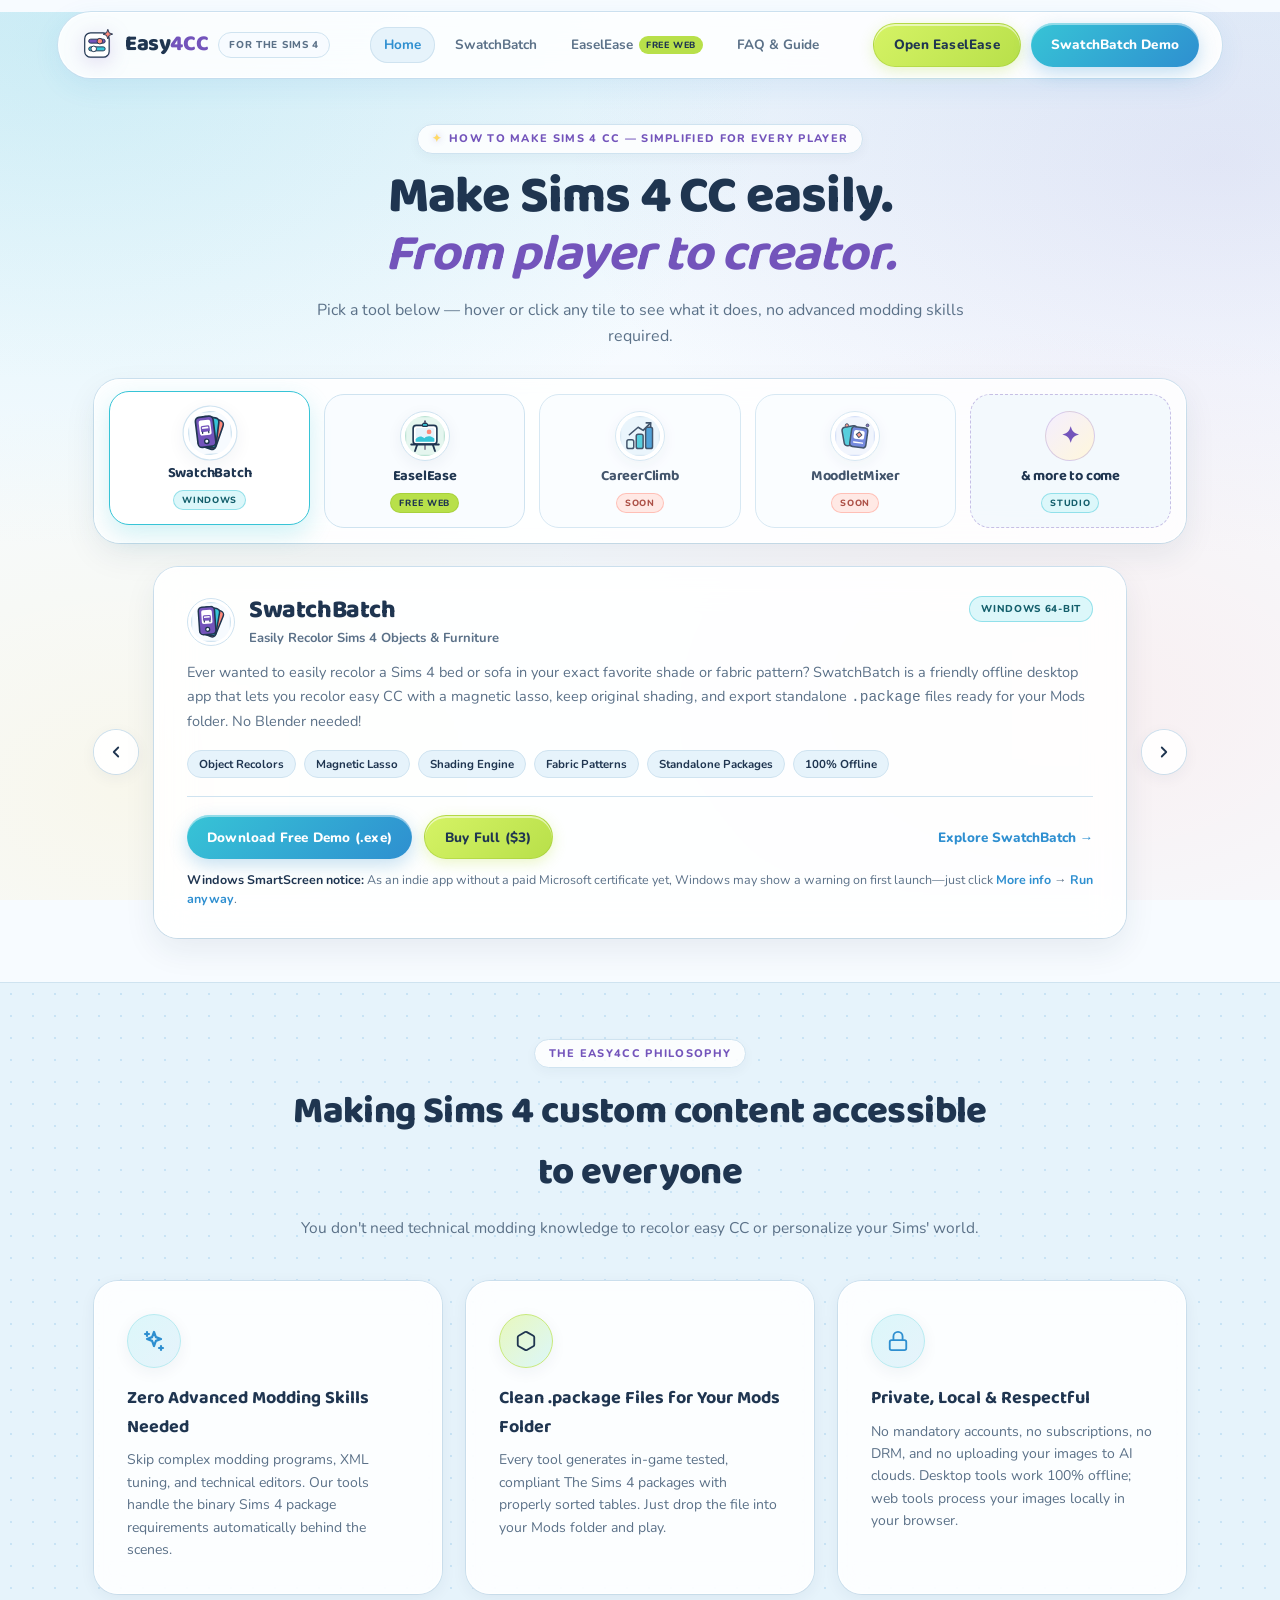
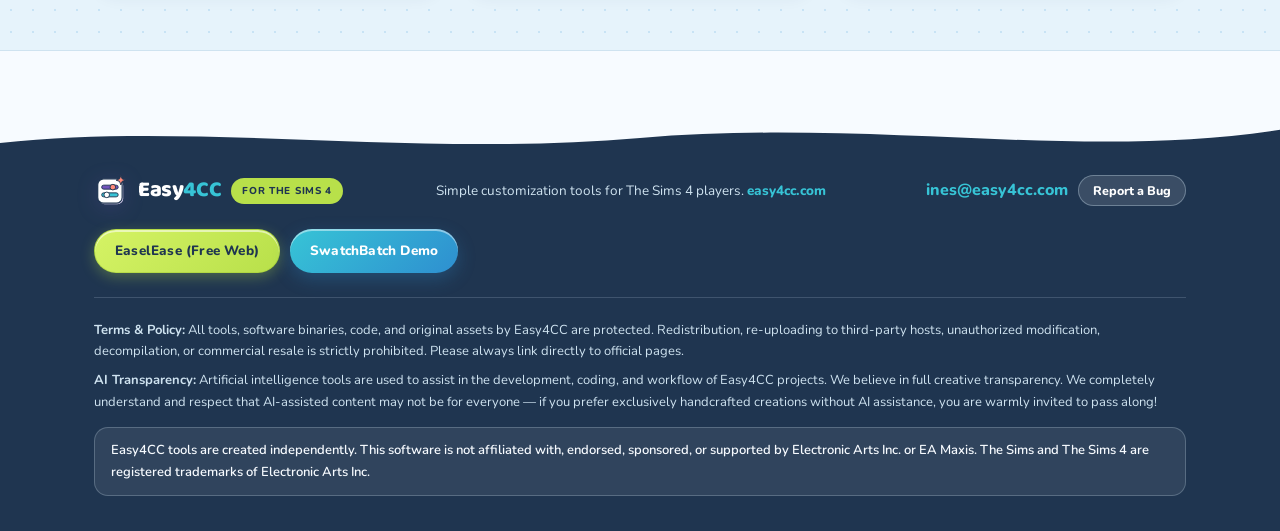
<file: index.html>
<!DOCTYPE html>
<html lang="en">
<head>
  <meta charset="UTF-8">
  <meta name="viewport" content="width=device-width, initial-scale=1.0">
  
  <!-- SEO Meta Tags -->
  <title>Easy4CC — How to Make Sims 4 CC Easily | Recolor &amp; Custom Paintings</title>
  <meta name="title" content="Easy4CC — How to Make Sims 4 CC Easily | Recolor &amp; Custom Paintings">
  <meta name="description" content="Learn how to make Sims 4 CC easily without Blender or 3D skills! Easy4CC lets beginners recolor Sims 4 furniture with SwatchBatch and create custom easel paintings with EaselEase.">
  <meta name="keywords" content="how to make sims 4 cc, easily recolor sims 4, recolor easy cc sims 4, make sims 4 custom content, easy sims 4 cc maker, sims 4 recolor without blender, sims 4 cc creator for beginners, Easy4CC, easy4cc.com, SwatchBatch, EaselEase">
  <meta name="author" content="Easy4CC">
  <meta name="robots" content="index, follow">
  <meta name="theme-color" content="#37C4D6">
  <link rel="canonical" href="https://easy4cc.com/">
  <link rel="preconnect" href="https://fonts.googleapis.com">
  <link rel="preconnect" href="https://fonts.gstatic.com" crossorigin>
  <link href="https://fonts.googleapis.com/css2?family=Baloo+2:wght@600;700;800&family=Nunito:ital,wght@0,400;0,600;0,700;0,800;1,600;1,700&display=swap" rel="stylesheet">

  <!-- Open Graph / Facebook -->
  <meta property="og:type" content="website">
  <meta property="og:site_name" content="Easy4CC">
  <meta property="og:locale" content="en_US">
  <meta property="og:url" content="https://easy4cc.com/">
  <meta property="og:title" content="Easy4CC — How to Make Sims 4 CC &amp; Recolor Easily">
  <meta property="og:description" content="Make Sims 4 CC without Blender. Easily recolor Sims 4 furniture with SwatchBatch and turn photos into custom in-game paintings with EaselEase.">
  <meta property="og:image" content="https://easy4cc.com/assets/easy4cc/easy4cc-og-banner.png">

  <!-- Twitter Card -->
  <meta name="twitter:card" content="summary_large_image">
  <meta name="twitter:title" content="Easy4CC — How to Make Sims 4 CC &amp; Recolor Easily">
  <meta name="twitter:description" content="How to make Sims 4 CC for beginners: easily recolor furniture and create custom easel paintings without Blender.">
  <meta name="twitter:image" content="https://easy4cc.com/assets/easy4cc/easy4cc-og-banner.png">

  <!-- Favicon & Stylesheet -->
  <link rel="icon" href="favicon.ico" sizes="any">
  <link rel="icon" type="image/svg+xml" href="assets/easy4cc/easy4cc-favicon.svg">
  <link rel="apple-touch-icon" href="assets/easy4cc/easy4cc-mark-256.png">
  <link rel="stylesheet" href="style.css">

  <!-- Schema.org Structured Data -->
  <script type="application/ld+json">
  {
    "@context": "https://schema.org",
    "@graph": [
      {
        "@type": "WebSite",
        "name": "Easy4CC",
        "url": "https://easy4cc.com/",
        "description": "Beginner-friendly tools to make Sims 4 CC easily, recolor Sims 4 furniture, and create custom paintings without Blender."
      },
      {
        "@type": "Organization",
        "name": "Easy4CC",
        "url": "https://easy4cc.com/",
        "logo": "https://easy4cc.com/assets/easy4cc/easy4cc-mark-512.png",
        "sameAs": [
          "https://github.com/in44es"
        ]
      },
      {
        "@type": "SoftwareApplication",
        "name": "SwatchBatch",
        "operatingSystem": "Windows 10, Windows 11 (64-bit)",
        "applicationCategory": "DesignApplication",
        "description": "An offline desktop workshop for The Sims 4 players to recolor furniture and object textures into standalone packages without 3D software.",
        "offers": {
          "@type": "Offer",
          "price": "5.00",
          "priceCurrency": "EUR",
          "availability": "https://schema.org/PreOrder"
        },
        "author": {
          "@type": "Organization",
          "name": "Easy4CC"
        }
      },
      {
        "@type": "WebApplication",
        "name": "EaselEase",
        "applicationCategory": "DesignApplication",
        "operatingSystem": "All modern web browsers",
        "browserRequirements": "Requires JavaScript. Requires HTML5.",
        "description": "Free web-based tool for The Sims 4 to turn any image into custom wall paintings and playable in-game easel paintings without installing software.",
        "url": "https://easy4cc.com/easelease.html",
        "offers": {
          "@type": "Offer",
          "price": "0.00",
          "priceCurrency": "EUR",
          "availability": "https://schema.org/InStock",
          "url": "https://easy4cc.com/easelease.html"
        },
        "author": {
          "@type": "Organization",
          "name": "Easy4CC"
        }
      }
    ]
  }
  </script>
</head>
<body>
  <a href="#main-content" class="skip-link">Skip to main content</a>

  <!-- Site Header -->
  <header class="site-header">
    <div class="container header-inner">
      <a href="index.html" class="brand" aria-label="Easy4CC homepage">
        <img src="assets/easy4cc/easy4cc-mark.svg" alt="" class="brand-icon" width="38" height="38">
        <span>Easy<span class="brand-accent">4CC</span></span>
        <span class="studio-badge">for the sims 4</span>
      </a>
      
      <nav aria-label="Primary Navigation">
        <ul class="nav-links">
          <li><a href="index.html" class="active" aria-current="page">Home</a></li>
          <li><a href="swatchbatch.html">SwatchBatch</a></li>
          <li><a href="easelease.html">EaselEase <span class="nav-free-pill">FREE WEB</span></a></li>
          <li><a href="faq.html">FAQ & Guide</a></li>
        </ul>
      </nav>

      <div class="header-cta-group" style="display: flex; gap: 10px;">
        <a href="easelease.html" class="btn btn-secondary">Open EaselEase</a>
        <a href="https://github.com/in44es/swatchbatch/releases/latest/download/SwatchBatch-Demo-Setup.exe" class="btn btn-primary" download="SwatchBatch-Demo-Setup.exe">SwatchBatch Demo</a>
      </div>
    </div>
  </header>

  <main id="main-content">
    <!-- Hero Section -->
    <section class="hero">
      <div class="container">
        <div class="eyebrow">
          <span>✦</span> HOW TO MAKE SIMS 4 CC — SIMPLIFIED FOR EVERY PLAYER
        </div>
        <h1>Make Sims 4 CC easily.<br><em>From player to creator.</em></h1>
        <p class="hero-subtitle">
          Pick a tool below — hover or click any tile to see what it does, no advanced modding skills required.
        </p>

        <!-- Interactive Launcher Dock (top) + Spotlight Card (below) -->
        <div id="tools-showcase" class="tools-showcase">
          <div class="launcher-dock" role="tablist" aria-label="Easy4CC Tools">
            <!-- Tile 1: SwatchBatch -->
            <button type="button" class="tool-tile is-active" data-tool="swatchbatch" data-accent="purple" role="tab" aria-selected="true" aria-controls="pane-swatchbatch">
              <img src="assets/swatchbatch/swatchbatch-icon.svg" alt="" class="tool-tile-icon" width="48" height="48">
              <span class="tool-tile-name">SwatchBatch</span>
              <span class="tool-tile-pill badge-desktop">Windows</span>
            </button>

            <!-- Tile 2: EaselEase -->
            <button type="button" class="tool-tile" data-tool="easelease" data-accent="green" role="tab" aria-selected="false" aria-controls="pane-easelease">
              <img src="assets/easelease/easelease-icon.svg" alt="" class="tool-tile-icon" width="48" height="48">
              <span class="tool-tile-name">EaselEase</span>
              <span class="tool-tile-pill badge-webapp">Free Web</span>
            </button>

            <!-- Tile 3: CareerClimb -->
            <button type="button" class="tool-tile" data-tool="careerclimb" data-accent="coral" role="tab" aria-selected="false" aria-controls="pane-careerclimb">
              <img src="assets/careerclimb/careerclimb-icon.svg" alt="" class="tool-tile-icon" width="48" height="48">
              <span class="tool-tile-name">CareerClimb</span>
              <span class="tool-tile-pill badge-soon">Soon</span>
            </button>

            <!-- Tile 4: MoodletMixer -->
            <button type="button" class="tool-tile" data-tool="moodletmixer" data-accent="indigo" role="tab" aria-selected="false" aria-controls="pane-moodletmixer">
              <img src="assets/moodletmixer/moodletmixer-icon.svg" alt="" class="tool-tile-icon" width="48" height="48">
              <span class="tool-tile-name">MoodletMixer</span>
              <span class="tool-tile-pill badge-soon">Soon</span>
            </button>

            <!-- Tile 5: & more to come -->
            <button type="button" class="tool-tile tool-tile-more" data-tool="more" data-accent="purple" role="tab" aria-selected="false" aria-controls="pane-more">
              <span class="tool-tile-more-icon" aria-hidden="true">✦</span>
              <span class="tool-tile-name">&amp; more to come</span>
              <span class="tool-tile-pill badge-desktop">Studio</span>
            </button>
          </div>

          <!-- Spotlight Card with Left / Right Arrows -->
          <div class="spotlight-stage">
            <button type="button" class="spotlight-arrow" id="spotlight-prev" aria-label="Previous tool">
              <svg width="18" height="18" viewBox="0 0 24 24" fill="none" stroke="currentColor" stroke-width="2.4" stroke-linecap="round" stroke-linejoin="round" aria-hidden="true"><polyline points="15 18 9 12 15 6"/></svg>
            </button>

            <div class="tool-detail-panel">
              <!-- Pane 1: SwatchBatch -->
              <div id="pane-swatchbatch" class="tool-detail-pane is-active" data-tool="swatchbatch" role="tabpanel">
                <div class="flagship-top">
                  <a href="swatchbatch.html" class="flagship-brand-link">
                    <div class="flagship-brand-row">
                      <img src="assets/swatchbatch/swatchbatch-icon.svg" alt="SwatchBatch icon" class="flagship-tool-icon" width="46" height="46">
                      <div class="flagship-brand">
                        <h2>SwatchBatch</h2>
                        <small>Easily Recolor Sims 4 Objects &amp; Furniture</small>
                      </div>
                    </div>
                  </a>
                  <span class="flagship-badge badge-desktop">Windows 64-bit</span>
                </div>

                <p class="flagship-pitch">
                  Ever wanted to easily recolor a Sims 4 bed or sofa in your exact favorite shade or fabric pattern? SwatchBatch is a friendly offline desktop app that lets you recolor easy CC with a magnetic lasso, keep original shading, and export standalone <code>.package</code> files ready for your Mods folder. No Blender needed!
                </p>

                <div class="flagship-tags">
                  <span class="tag-pill">Object Recolors</span>
                  <span class="tag-pill">Magnetic Lasso</span>
                  <span class="tag-pill">Shading Engine</span>
                  <span class="tag-pill">Fabric Patterns</span>
                  <span class="tag-pill">Standalone Packages</span>
                  <span class="tag-pill">100% Offline</span>
                </div>

                <div class="flagship-actions">
                  <a href="https://github.com/in44es/swatchbatch/releases/latest/download/SwatchBatch-Demo-Setup.exe" class="btn btn-primary" download="SwatchBatch-Demo-Setup.exe">
                    Download Free Demo (.exe)
                  </a>
                  <a href="https://in44es.itch.io/swatchbatchfull" target="_blank" rel="noopener" class="btn btn-secondary" data-itch-buy="swatchbatchfull">
                    Buy Full ($3)
                  </a>
                  <a href="swatchbatch.html" class="flagship-more">Explore SwatchBatch &rarr;</a>
                </div>
                <p style="margin-top: 12px; font-size: 12.5px; color: var(--muted); line-height: 1.5;">
                  <strong style="color: var(--ink);">Windows SmartScreen notice:</strong> As an indie app without a paid Microsoft certificate yet, Windows may show a warning on first launch—just click <strong style="color: var(--blue);">More info</strong> &rarr; <strong style="color: var(--blue);">Run anyway</strong>.
                </p>
              </div>

              <!-- Pane 2: EaselEase -->
              <div id="pane-easelease" class="tool-detail-pane" data-tool="easelease" role="tabpanel">
                <div class="flagship-top">
                  <a href="easelease.html" class="flagship-brand-link">
                    <div class="flagship-brand-row">
                      <img src="assets/easelease/easelease-icon.svg" alt="EaselEase icon" class="flagship-tool-icon" width="46" height="46">
                      <div class="flagship-brand">
                        <h2>EaselEase</h2>
                        <small>Make Sims 4 Custom Paintings CC Online</small>
                      </div>
                    </div>
                  </a>
                  <span class="flagship-badge badge-webapp">100% Free · In Browser</span>
                </div>

                <p class="flagship-pitch">
                  Want to make custom Sims 4 paintings CC from your real-life pet portraits, favorite art, or family photos? EaselEase runs directly in your web browser with zero installation. Turn any image into playable in-game easel paintings (so your Sim actually paints them live!) or choose from 23 Base Game-compatible wall art formats—including framed paintings, pinned posters, and frameless canvases—with 8 built-in image filters.
                </p>

                <div class="flagship-tags">
                  <span class="tag-pill" style="border-color: #c9eed8;">Playable Easel Paintings</span>
                  <span class="tag-pill" style="border-color: #c9eed8;">23 Base Game Formats</span>
                  <span class="tag-pill" style="border-color: #c9eed8;">Zero Installation</span>
                  <span class="tag-pill" style="border-color: #c9eed8;">8 Built-In Filters</span>
                  <span class="tag-pill" style="border-color: #c9eed8;">100% Free Forever</span>
                </div>

                <div class="flagship-actions">
                  <a href="easelease.html" class="btn btn-green">
                    Launch Online (Free)
                  </a>
                  <a href="easelease.html" class="flagship-more" style="color: var(--green);">Explore EaselEase &rarr;</a>
                </div>
              </div>

              <!-- Pane 3: CareerClimb -->
              <div id="pane-careerclimb" class="tool-detail-pane" data-tool="careerclimb" role="tabpanel">
                <div class="flagship-top">
                  <div class="flagship-brand-row">
                    <img src="assets/careerclimb/careerclimb-icon.svg" alt="CareerClimb icon" class="flagship-tool-icon" width="46" height="46">
                    <div class="flagship-brand">
                      <h2>CareerClimb</h2>
                      <small>Custom Sims 4 Career Creator</small>
                    </div>
                  </div>
                  <div class="upcoming-badges">
                    <span class="flagship-badge badge-soon">Coming Soon</span>
                    <span class="flagship-badge badge-webapp">In Browser</span>
                  </div>
                </div>

                <p class="flagship-pitch">
                  Design custom Sims 4 careers visually without touching messy XML tuning files. Set up ranks, hourly wages, schedules, skill &amp; mood promotion goals, and export ready-to-play <code>.package</code> + <code>.ts4script</code> mods in minutes.
                </p>

                <div class="flagship-tags">
                  <span class="tag-pill">Custom Careers</span>
                  <span class="tag-pill">No XML Editing</span>
                  <span class="tag-pill">.package + .ts4script</span>
                </div>

                <div class="flagship-actions">
                  <a href="faq.html" class="btn btn-secondary">Read FAQ &amp; Guide &rarr;</a>
                  <span class="upcoming-status-text" style="margin-left: auto;">In active development</span>
                </div>
              </div>

              <!-- Pane 4: MoodletMixer -->
              <div id="pane-moodletmixer" class="tool-detail-pane" data-tool="moodletmixer" role="tabpanel">
                <div class="flagship-top">
                  <div class="flagship-brand-row">
                    <img src="assets/moodletmixer/moodletmixer-icon.svg" alt="MoodletMixer icon" class="flagship-tool-icon" width="46" height="46">
                    <div class="flagship-brand">
                      <h2>MoodletMixer</h2>
                      <small>Custom Sims 4 Buff &amp; Moodlet Creator</small>
                    </div>
                  </div>
                  <div class="upcoming-badges">
                    <span class="flagship-badge badge-soon">Coming Soon</span>
                    <span class="flagship-badge badge-indigo">Windows 64-bit</span>
                  </div>
                </div>

                <p class="flagship-pitch">
                  Craft custom Sims 4 buffs and moodlets through a guided 5-step workshop. Choose emotions, custom icons, durations, skill &amp; need modifiers, and weather, trait, or object triggers with zero manual modding.
                </p>

                <div class="flagship-tags">
                  <span class="tag-pill" style="border-color: #cad8f5;">Custom Moodlets</span>
                  <span class="tag-pill" style="border-color: #cad8f5;">Emotions &amp; Effects</span>
                  <span class="tag-pill" style="border-color: #cad8f5;">Rules &amp; Triggers</span>
                </div>

                <div class="flagship-actions">
                  <a href="faq.html" class="btn btn-secondary">Read FAQ &amp; Guide &rarr;</a>
                  <span class="upcoming-status-text" style="margin-left: auto;">In active development</span>
                </div>
              </div>

              <!-- Pane 5: & more to come -->
              <div id="pane-more" class="tool-detail-pane" data-tool="more" role="tabpanel">
                <div class="flagship-top">
                  <div class="flagship-brand-row">
                    <span class="tool-tile-more-icon" style="width: 46px; height: 46px; font-size: 20px;" aria-hidden="true">✦</span>
                    <div class="flagship-brand">
                      <h2>&amp; more to come</h2>
                      <small>The Easy4CC Studio Roadmap</small>
                    </div>
                  </div>
                  <span class="flagship-badge badge-desktop">Easy4CC Studio</span>
                </div>

                <p class="flagship-pitch">
                  Easy4CC is building a complete suite of beginner-friendly, zero-Blender utilities for The Sims 4 players—from object recolors and custom paintings to careers, moodlets, and more gameplay customization tools on the way.
                </p>

                <div class="flagship-actions">
                  <a href="faq.html" class="btn btn-secondary">Read FAQ &amp; Guide &rarr;</a>
                  <a href="faq.html" class="flagship-more">Read FAQ &amp; Guide &rarr;</a>
                </div>
              </div>
            </div>

            <button type="button" class="spotlight-arrow" id="spotlight-next" aria-label="Next tool">
              <svg width="18" height="18" viewBox="0 0 24 24" fill="none" stroke="currentColor" stroke-width="2.4" stroke-linecap="round" stroke-linejoin="round" aria-hidden="true"><polyline points="9 18 15 12 9 6"/></svg>
            </button>
          </div>
        </div>
      </div>
    </section>

    <!-- Why Easy4CC tools -->
    <section class="philosophy-section">
      <div class="container">
        <div class="section-head">
          <div class="eyebrow">THE EASY4CC PHILOSOPHY</div>
          <h2>Making Sims 4 custom content accessible to everyone</h2>
          <p>You don't need technical modding knowledge to recolor easy CC or personalize your Sims' world.</p>
        </div>

        <div class="features-grid">
          <div class="panel feature-item">
            <div class="feature-icon-box">
              <svg aria-hidden="true" focusable="false" width="24" height="24" viewBox="0 0 24 24" fill="none" stroke="currentColor" stroke-width="2.2" stroke-linecap="round" stroke-linejoin="round"><path d="M12 3l1.9 5.1L19 10l-5.1 1.9L12 17l-1.9-5.1L5 10l5.1-1.9L12 3z"/><path d="M5 3v4"/><path d="M19 17v4"/><path d="M3 5h4"/><path d="M17 19h4"/></svg>
            </div>
            <h3>Zero Advanced Modding Skills Needed</h3>
            <p>Skip complex modding programs, XML tuning, and technical editors. Our tools handle the binary Sims 4 package requirements automatically behind the scenes.</p>
          </div>

          <div class="panel feature-item">
            <div class="feature-icon-box green-box">
              <svg aria-hidden="true" focusable="false" width="22" height="22" viewBox="0 0 24 24" fill="none" stroke="currentColor" stroke-width="2"><path d="M21 16V8a2 2 0 0 0-1-1.73l-7-4a2 2 0 0 0-2 0l-7 4A2 2 0 0 0 3 8v8a2 2 0 0 0 1 1.73l7 4a2 2 0 0 0 2 0l7-4A2 2 0 0 0 21 16z"/></svg>
            </div>
            <h3>Clean .package Files for Your Mods Folder</h3>
            <p>Every tool generates in-game tested, compliant The Sims 4 packages with properly sorted tables. Just drop the file into your Mods folder and play.</p>
          </div>

          <div class="panel feature-item">
            <div class="feature-icon-box">
              <svg aria-hidden="true" focusable="false" width="22" height="22" viewBox="0 0 24 24" fill="none" stroke="currentColor" stroke-width="2"><rect x="3" y="11" width="18" height="11" rx="2" ry="2"/><path d="M7 11V7a5 5 0 0 1 10 0v4"/></svg>
            </div>
            <h3>Private, Local & Respectful</h3>
            <p>No mandatory accounts, no subscriptions, no DRM, and no uploading your images to AI clouds. Desktop tools work 100% offline; web tools process your images locally in your browser.</p>
          </div>
        </div>
      </div>
    </section>
  </main>

  <!-- Site Footer -->
  <footer class="site-footer">
    <svg class="footer-wave" viewBox="0 0 1440 56" preserveAspectRatio="none" aria-hidden="true">
      <path d="M0,0 L1440,0 L1440,18 C1220,56 980,4 720,28 C460,52 220,8 0,34 Z" fill="#F7FBFF"/>
    </svg>
    <div class="container">
      <div class="footer-top">
        <div class="brand">
          <img src="assets/easy4cc/easy4cc-mark.svg" alt="" class="brand-icon" width="38" height="38">
          <span>Easy<span class="brand-accent">4CC</span></span>
          <span class="studio-badge">for the sims 4</span>
        </div>
        <p style="font-size: 13.5px; color: #CFE3F0;">
          Simple customization tools for The Sims 4 players. <span style="color: #37C4D6; font-weight: 800;">easy4cc.com</span>
        </p>
        <span style="display:inline-flex;align-items:center;gap:10px;flex-wrap:wrap;margin-left:8px;"><a href="mailto:ines@easy4cc.com" style="color:#37C4D6;font-weight:800;">ines@easy4cc.com</a> <button type="button" class="atelier-bug-btn" data-open-bug-modal>Report a Bug</button></span>
        <div style="display: flex; gap: 10px; align-items: center; flex-wrap: wrap;">
          <a href="easelease.html" class="btn btn-secondary">EaselEase (Free Web)</a>
          <a href="https://github.com/in44es/swatchbatch/releases/latest/download/SwatchBatch-Demo-Setup.exe" class="btn btn-primary" download="SwatchBatch-Demo-Setup.exe">SwatchBatch Demo</a>
        </div>
      </div>

      <div class="footer-disclaimer">
        <p style="margin-bottom: 8px;">
          <strong>Terms &amp; Policy:</strong> All tools, software binaries, code, and original assets by Easy4CC are protected. Redistribution, re-uploading to third-party hosts, unauthorized modification, decompilation, or commercial resale is strictly prohibited. Please always link directly to official pages.
        </p>
        <p style="margin-bottom: 8px;">
          <strong>AI Transparency:</strong> Artificial intelligence tools are used to assist in the development, coding, and workflow of Easy4CC projects. We believe in full creative transparency. We completely understand and respect that AI-assisted content may not be for everyone — if you prefer exclusively handcrafted creations without AI assistance, you are warmly invited to pass along!
        </p>
        <p class="footer-ea-notice">
          Easy4CC tools are created independently. This software is not affiliated with, endorsed, sponsored, or supported by Electronic Arts Inc. or EA Maxis. The Sims and The Sims 4 are registered trademarks of Electronic Arts Inc.
        </p>
      </div>
    </div>
  </footer>

  <script src="script.js"></script>
  <!-- Cloudflare Web Analytics --><script type='module' src='https://static.cloudflareinsights.com/beacon.min.js' data-cf-beacon='{"token": "da2eead1237949aa8f3573a791b52f8a"}'></script><!-- End Cloudflare Web Analytics -->
</body>
</html>
</file>
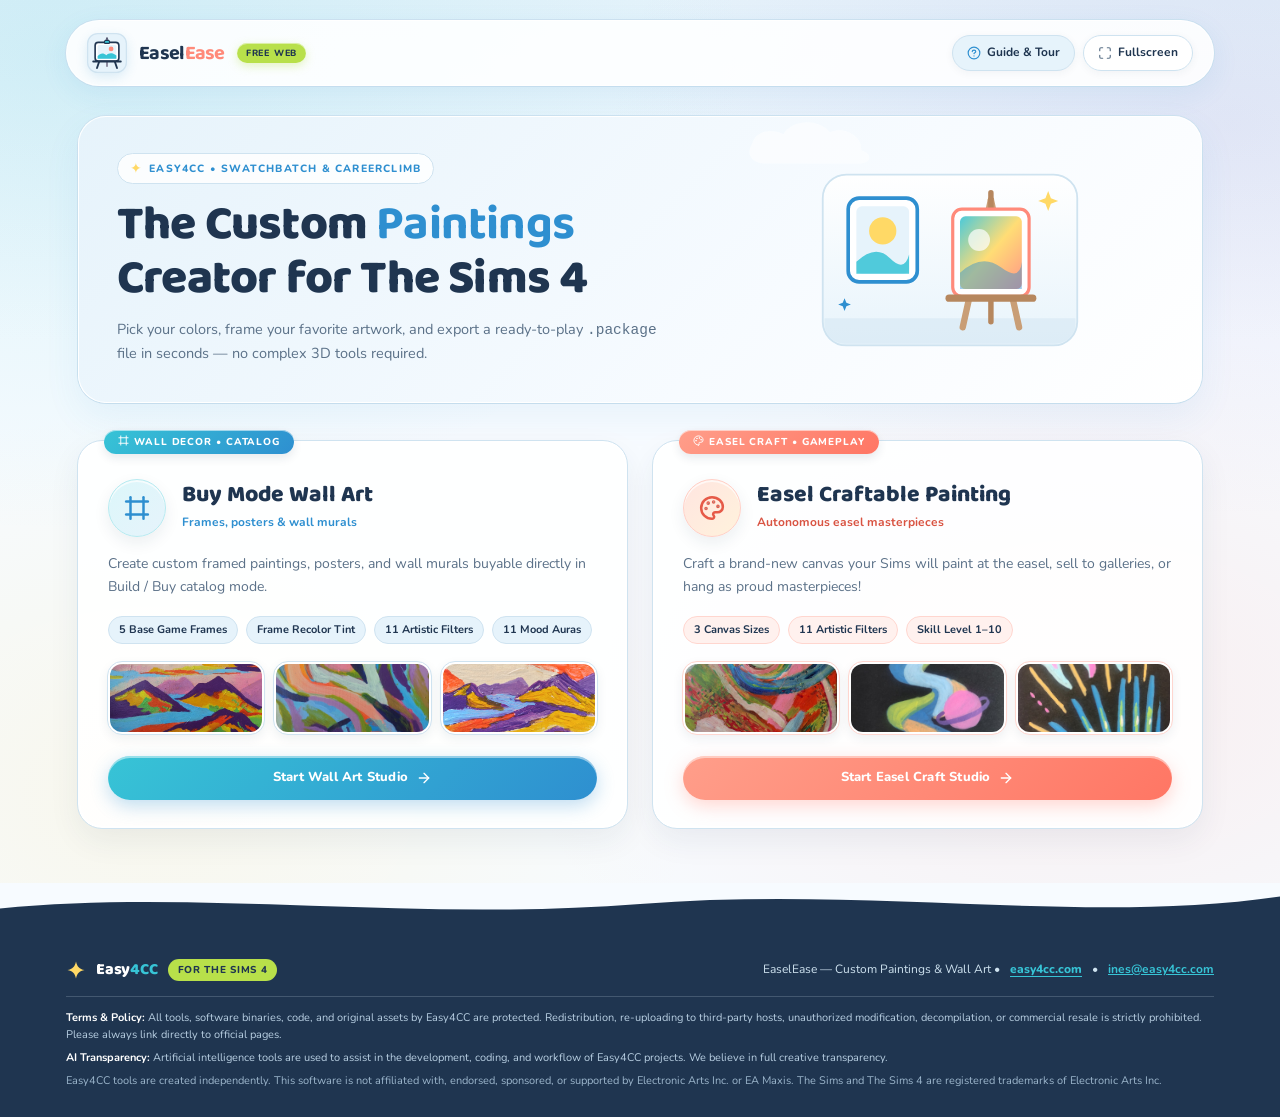
<file: easelease-app/index.html>
<!doctype html>
<html lang="en">
  <head>
    <meta charset="UTF-8" />
    <meta name="viewport" content="width=device-width, initial-scale=1.0" />
    <title>EaselEase — Sims 4 Custom Painting &amp; Wall Art Creator | Easy4CC</title>
    <meta name="description" content="EaselEase by Easy4CC — Create custom Sims 4 wall art, framed paintings, posters, multi-panel collages, giant murals, and easel-craftable paintings in your browser with 1-click standalone .package export." />
    <meta name="keywords" content="Sims 4 custom paintings, Sims 4 CC creator, Sims 4 wall art maker, Sims 4 easel painting mod, Sims 4 .package generator, Easy4CC, EaselEase" />
    <meta name="author" content="Easy4CC" />
    <meta name="robots" content="index, follow" />
    <meta name="theme-color" content="#2E8FD0" />
    <link rel="canonical" href="https://easy4cc.com/easelease/" />

    <link rel="icon" type="image/svg+xml" href="./favicon.svg" />
    <link rel="icon" type="image/x-icon" href="./favicon.ico" />
    <link rel="icon" type="image/png" href="./img/easelease-icon.png" />
    <link rel="apple-touch-icon" href="./img/easelease-icon-512.png" />

    <!-- Open Graph / Social Sharing -->
    <meta property="og:type" content="website" />
    <meta property="og:site_name" content="Easy4CC — EaselEase" />
    <meta property="og:url" content="https://easy4cc.com/easelease/" />
    <meta property="og:title" content="EaselEase — Sims 4 Custom Painting &amp; Wall Art Creator" />
    <meta property="og:description" content="Create custom wall art, posters, multi-panel sets, murals, and easel-craftable paintings for The Sims 4 directly in your browser with 1-click .package export." />
    <meta property="og:image" content="https://easy4cc.com/easelease/img/og-easelease.png" />
    <meta property="og:image:alt" content="EaselEase — Create Custom Sims 4 Paintings &amp; Wall Art" />

    <!-- Twitter Card -->
    <meta name="twitter:card" content="summary_large_image" />
    <meta name="twitter:title" content="EaselEase — Sims 4 Custom Painting &amp; Wall Art Creator" />
    <meta name="twitter:description" content="Create custom wall art and easel-craftable paintings for The Sims 4 in your browser with 1-click standalone .package export." />
    <meta name="twitter:image" content="https://easy4cc.com/easelease/img/og-easelease.png" />

    <!-- Structured Data (JSON-LD) -->
    <script type="application/ld+json">
      {
        "@context": "https://schema.org",
        "@type": "WebApplication",
        "name": "EaselEase",
        "url": "https://easy4cc.com/easelease/",
        "description": "Browser-based custom painting and wall art creator for The Sims 4 with 1-click standalone .package export.",
        "applicationCategory": "DesignApplication",
        "operatingSystem": "Web",
        "offers": {
          "@type": "Offer",
          "price": "0",
          "priceCurrency": "USD"
        },
        "creator": {
          "@type": "Organization",
          "name": "Easy4CC",
          "url": "https://easy4cc.com"
        }
      }
    </script>
    <link rel="preconnect" href="https://fonts.googleapis.com">
    <link rel="preconnect" href="https://fonts.gstatic.com" crossorigin>
    <!-- UI Fonts: Baloo 2 (Headings) & Nunito (Body & Badges) -->
    <link href="https://fonts.googleapis.com/css2?family=Baloo+2:wght@600;700;800&family=Nunito:ital,wght@0,400;0,600;0,700;0,800;1,600;1,700&display=swap" rel="stylesheet">
    <!-- Extensive Curated Google Fonts Collection for Canva-Style Sims 4 Wall Art -->
    <link href="https://fonts.googleapis.com/css2?family=Abril+Fatface&family=Bangers&family=Bebas+Neue&family=Caveat:wght@600;700&family=Cinzel:wght@700;900&family=Cormorant+Garamond:ital,wght@0,600;0,700;1,600&family=Dancing+Script:wght@700&family=Great+Vibes&family=Kalam:wght@700&family=Montserrat:ital,wght@0,400;0,700;0,900;1,400&family=Oswald:wght@600;700&family=Pacifico&family=Permanent+Marker&family=Playfair+Display:ital,wght@0,600;0,900;1,400&family=Poppins:wght@400;600;800&family=Righteous&family=Shadows+Into+Light&family=Shrikhand&display=swap" rel="stylesheet">
    <script type="module" crossorigin src="./assets/index-BNLhRKu4.js"></script>
    <link rel="stylesheet" crossorigin href="./assets/index-Dyvv82o0.css">
  </head>
  <body>
    <div id="root"></div>
  </body>
</html>
</file>
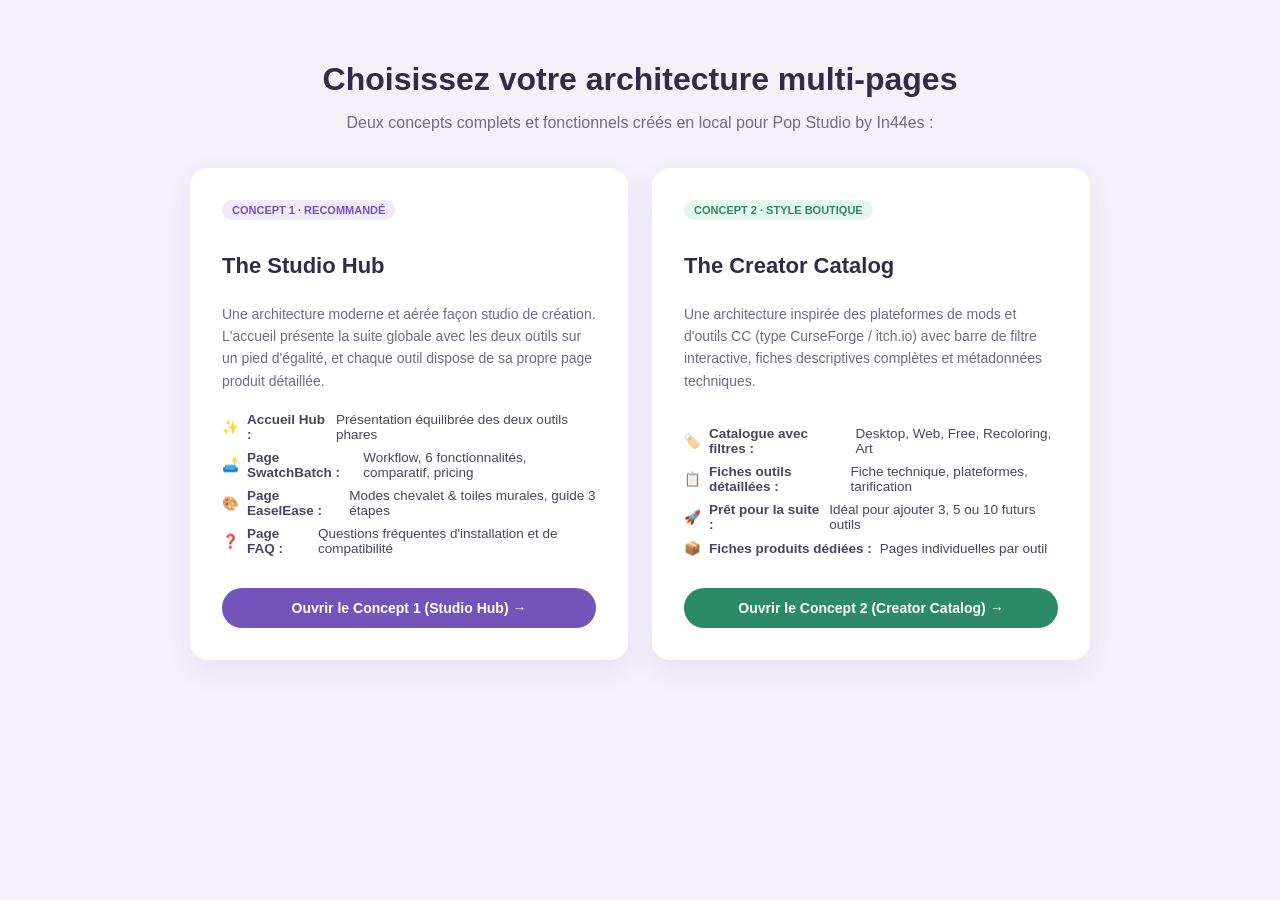
<file: examples/index.html>
<!DOCTYPE html>
<html lang="fr">
<head>
  <meta charset="UTF-8">
  <meta name="viewport" content="width=device-width, initial-scale=1.0">
  <title>Comparatif des Exemples Multi-pages — Pop Studio</title>
  <style>
    body {
      font-family: -apple-system, BlinkMacSystemFont, 'Segoe UI', Roboto, sans-serif;
      background: #f4f1fb;
      color: #302b46;
      margin: 0;
      padding: 40px 20px;
      display: flex;
      flex-direction: column;
      align-items: center;
    }
    .wrapper {
      max-width: 900px;
      width: 100%;
    }
    h1 {
      font-size: 32px;
      font-weight: 800;
      margin-bottom: 8px;
      color: #302b46;
      text-align: center;
    }
    p.subtitle {
      color: #716b83;
      text-align: center;
      margin-bottom: 36px;
      font-size: 16px;
    }
    .examples-grid {
      display: grid;
      grid-template-columns: 1fr 1fr;
      gap: 24px;
    }
    .example-card {
      background: #fff;
      border-radius: 18px;
      padding: 30px;
      box-shadow: 0 10px 30px rgba(79, 53, 130, 0.08);
      border: 2px solid transparent;
      display: flex;
      flex-direction: column;
      transition: all 0.2s ease;
    }
    .example-card:hover {
      transform: translateY(-4px);
      box-shadow: 0 18px 45px rgba(79, 53, 130, 0.12);
      border-color: #7354bb;
    }
    .badge {
      display: inline-block;
      align-self: flex-start;
      padding: 4px 10px;
      border-radius: 999px;
      font-size: 11px;
      font-weight: 700;
      text-transform: uppercase;
      margin-bottom: 14px;
    }
    .badge-1 { background: #f0eafa; color: #7354bb; }
    .badge-2 { background: #e5f6ef; color: #2d8a68; }
    h2 {
      font-size: 22px;
      margin-bottom: 10px;
    }
    p.desc {
      color: #716b83;
      font-size: 14px;
      line-height: 1.6;
      margin-bottom: 20px;
      flex-grow: 1;
    }
    ul.features {
      list-style: none;
      padding: 0;
      margin: 0 0 24px;
      font-size: 13.5px;
      color: #4b445f;
    }
    ul.features li {
      margin-bottom: 8px;
      display: flex;
      align-items: center;
      gap: 8px;
    }
    .btn {
      display: inline-flex;
      align-items: center;
      justify-content: center;
      padding: 12px 20px;
      border-radius: 999px;
      font-weight: 700;
      font-size: 14px;
      text-decoration: none;
      transition: all 0.2s;
      text-align: center;
    }
    .btn-1 { background: #7354bb; color: #fff; }
    .btn-1:hover { background: #5d3fa3; }
    .btn-2 { background: #2d8a68; color: #fff; }
    .btn-2:hover { background: #226f53; }
    @media (max-width: 700px) {
      .examples-grid { grid-template-columns: 1fr; }
    }
  </style>
</head>
<body>

  <div class="wrapper">
    <h1>Choisissez votre architecture multi-pages</h1>
    <p class="subtitle">Deux concepts complets et fonctionnels créés en local pour Pop Studio by In44es :</p>

    <div class="examples-grid">
      <!-- Concept 1 -->
      <div class="example-card">
        <span class="badge badge-1">Concept 1 · Recommandé</span>
        <h2>The Studio Hub</h2>
        <p class="desc">
          Une architecture moderne et aérée façon studio de création. L'accueil présente la suite globale avec les deux outils sur un pied d'égalité, et chaque outil dispose de sa propre page produit détaillée.
        </p>
        <ul class="features">
          <li>✨ <strong>Accueil Hub :</strong> Présentation équilibrée des deux outils phares</li>
          <li>🛋️ <strong>Page SwatchBatch :</strong> Workflow, 6 fonctionnalités, comparatif, pricing</li>
          <li>🎨 <strong>Page EaselEase :</strong> Modes chevalet & toiles murales, guide 3 étapes</li>
          <li>❓ <strong>Page FAQ :</strong> Questions fréquentes d'installation et de compatibilité</li>
        </ul>
        <a href="1-studio-hub/index.html" class="btn btn-1">Ouvrir le Concept 1 (Studio Hub) &rarr;</a>
      </div>

      <!-- Concept 2 -->
      <div class="example-card">
        <span class="badge badge-2">Concept 2 · Style Boutique</span>
        <h2>The Creator Catalog</h2>
        <p class="desc">
          Une architecture inspirée des plateformes de mods et d'outils CC (type CurseForge / itch.io) avec barre de filtre interactive, fiches descriptives complètes et métadonnées techniques.
        </p>
        <ul class="features">
          <li>🏷️ <strong>Catalogue avec filtres :</strong> Desktop, Web, Free, Recoloring, Art</li>
          <li>📋 <strong>Fiches outils détaillées :</strong> Fiche technique, plateformes, tarification</li>
          <li>🚀 <strong>Prêt pour la suite :</strong> Idéal pour ajouter 3, 5 ou 10 futurs outils</li>
          <li>📦 <strong>Fiches produits dédiées :</strong> Pages individuelles par outil</li>
        </ul>
        <a href="2-creator-catalog/index.html" class="btn btn-2">Ouvrir le Concept 2 (Creator Catalog) &rarr;</a>
      </div>
    </div>
  </div>

</body>
</html>
</file>
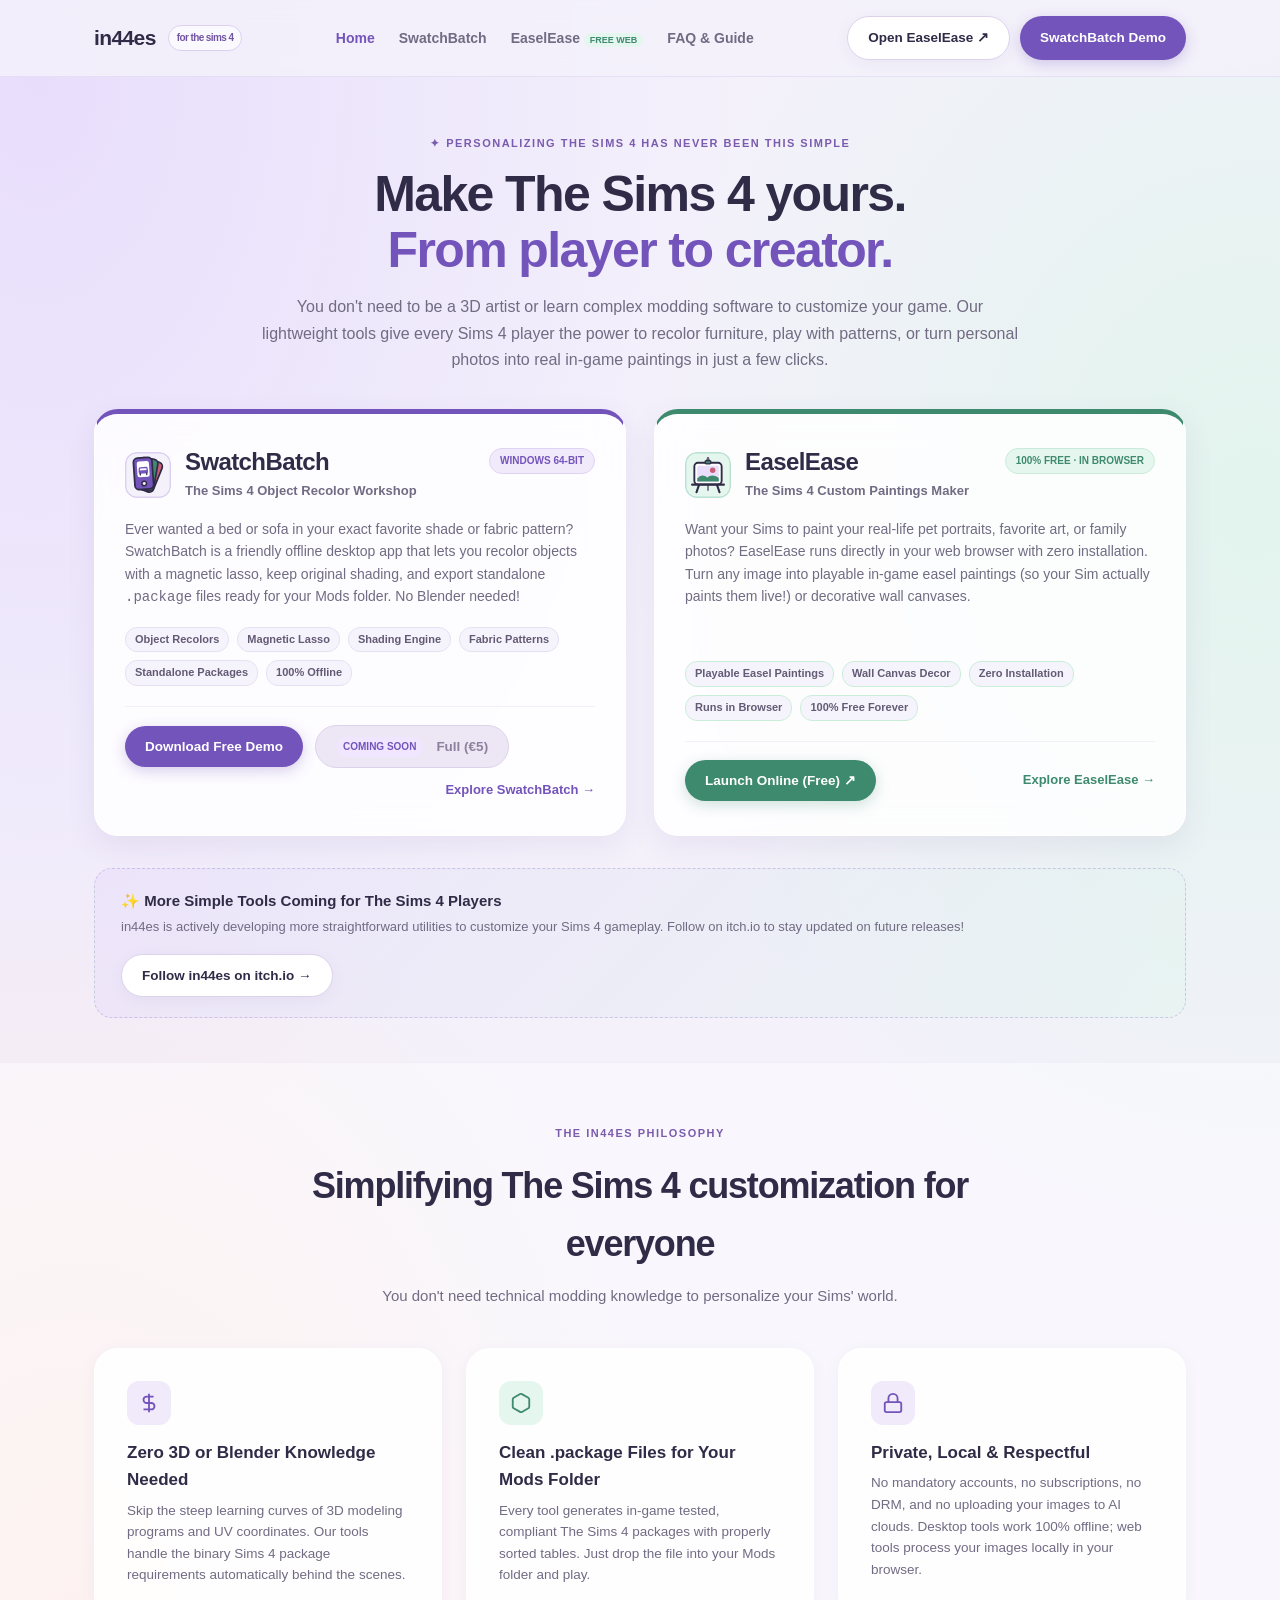
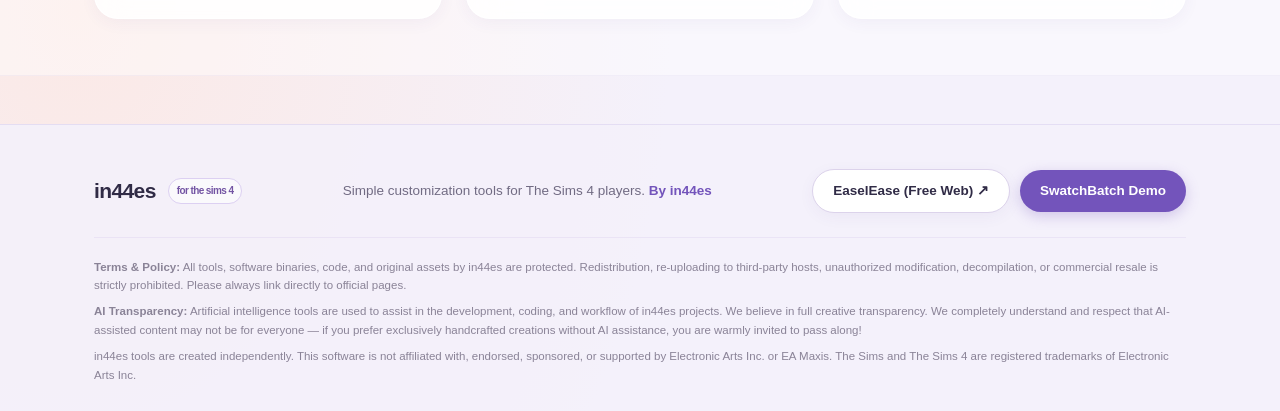
<file: examples/1-studio-hub/index.html>
<!DOCTYPE html>
<html lang="en">
<head>
  <meta charset="UTF-8">
  <meta name="viewport" content="width=device-width, initial-scale=1.0">
  
  <!-- SEO Meta Tags -->
  <title>in44es — Easy The Sims 4 Customization Tools for Every Player</title>
  <meta name="title" content="in44es — Easy The Sims 4 Customization Tools for Every Player">
  <meta name="description" content="Personalize your Sims 4 game without 3D skills or Blender! in44es provides simple tools for players to recolor furniture with SwatchBatch and turn photos into in-game easel paintings with EaselEase.">
  <meta name="keywords" content="The Sims 4, Sims 4 tools, in44es, Sims 4 recolor, Sims 4 custom paintings, Sims 4 easel paintings, personalize Sims 4, Sims 4 custom content easy, Sims 4 standalone package, TS4 without Blender, SwatchBatch, EaselEase">
  <meta name="author" content="in44es">
  <meta name="robots" content="index, follow">
  <link rel="canonical" href="https://in44es.github.io/swatchbatch/">

  <!-- Open Graph / Facebook -->
  <meta property="og:type" content="website">
  <meta property="og:url" content="https://in44es.github.io/swatchbatch/">
  <meta property="og:title" content="in44es — Easy The Sims 4 Customization Tools">
  <meta property="og:description" content="Turn every Sims 4 player into a creator. Recolor objects with SwatchBatch, and turn photos into playable in-game easel paintings with EaselEase.">
  <meta property="og:image" content="https://in44es.github.io/swatchbatch/assets/swatchbatch/og-swatchbatch.png">

  <!-- Twitter Card -->
  <meta name="twitter:card" content="summary_large_image">
  <meta name="twitter:title" content="in44es — Easy The Sims 4 Tools for Players">
  <meta name="twitter:description" content="Personalize The Sims 4 without Blender. Recolor furniture and create custom easel paintings easily.">
  <meta name="twitter:image" content="https://in44es.github.io/swatchbatch/assets/swatchbatch/og-swatchbatch.png">

  <!-- Favicon & Stylesheet -->
  <link rel="icon" href="favicon.ico" sizes="any">
  <link rel="stylesheet" href="style.css">

  <!-- Schema.org Structured Data -->
  <script type="application/ld+json">
  {
    "@context": "https://schema.org",
    "@graph": [
      {
        "@type": "Person",
        "name": "in44es",
        "url": "https://in44es.github.io/swatchbatch/",
        "sameAs": [
          "https://in44es.itch.io",
          "https://github.com/in44es"
        ]
      },
      {
        "@type": "SoftwareApplication",
        "name": "SwatchBatch",
        "operatingSystem": "Windows 10, Windows 11 (64-bit)",
        "applicationCategory": "DesignApplication",
        "description": "An offline desktop workshop for The Sims 4 players to recolor furniture and object textures into standalone packages without 3D software.",
        "offers": {
          "@type": "Offer",
          "price": "5.00",
          "priceCurrency": "EUR",
          "availability": "https://schema.org/PreOrder"
        },
        "author": {
          "@type": "Person",
          "name": "in44es"
        }
      },
      {
        "@type": "WebApplication",
        "name": "EaselEase",
        "applicationCategory": "DesignApplication",
        "operatingSystem": "All modern web browsers",
        "browserRequirements": "Requires JavaScript. Requires HTML5.",
        "description": "Free web-based tool for The Sims 4 to turn any image into custom wall paintings and playable in-game easel paintings without installing software.",
        "url": "https://in44es.itch.io/easelease",
        "offers": {
          "@type": "Offer",
          "price": "0.00",
          "priceCurrency": "EUR",
          "availability": "https://schema.org/InStock",
          "url": "https://in44es.itch.io/easelease"
        },
        "author": {
          "@type": "Person",
          "name": "in44es"
        }
      }
    ]
  }
  </script>
</head>
<body>

  <!-- Site Header -->
  <header class="site-header">
    <div class="container header-inner">
      <a href="index.html" class="brand" aria-label="in44es homepage">
        <span>in44es</span>
        <span class="studio-badge">for the sims 4</span>
      </a>
      
      <nav aria-label="Primary Navigation">
        <ul class="nav-links">
          <li><a href="index.html" class="active">Home</a></li>
          <li><a href="swatchbatch.html">SwatchBatch</a></li>
          <li><a href="easelease.html">EaselEase <span class="nav-free-pill">FREE WEB</span></a></li>
          <li><a href="faq.html">FAQ & Guide</a></li>
        </ul>
      </nav>

      <div class="header-cta-group" style="display: flex; gap: 10px;">
        <a href="https://in44es.itch.io/easelease" class="btn btn-secondary" target="_blank" rel="noopener">Open EaselEase ↗</a>
        <a href="https://in44es.itch.io/swatchbatchdemo" class="btn btn-primary" target="_blank" rel="noopener">SwatchBatch Demo</a>
      </div>
    </div>
  </header>

  <main>
    <!-- Hero Section -->
    <section class="hero">
      <div class="container">
        <div class="eyebrow">
          <span>✦</span> PERSONALIZING THE SIMS 4 HAS NEVER BEEN THIS SIMPLE
        </div>
        <h1>Make The Sims 4 yours.<br><em>From player to creator.</em></h1>
        <p class="hero-subtitle">
          You don't need to be a 3D artist or learn complex modding software to customize your game. Our lightweight tools give every Sims 4 player the power to recolor furniture, play with patterns, or turn personal photos into real in-game paintings in just a few clicks.
        </p>

        <!-- 50/50 Dual Flagship Tools Grid -->
        <div class="flagship-grid">
          <!-- Card 1: SwatchBatch -->
          <div class="flagship-card flagship-card-swatch" data-href="swatchbatch.html" tabindex="0" role="link" aria-label="Go to SwatchBatch page">
            <div class="flagship-top">
              <a href="swatchbatch.html" class="flagship-brand-link">
                <div class="flagship-brand-row">
                  <img src="assets/swatchbatch/swatchbatch-icon.svg" alt="SwatchBatch icon" class="flagship-tool-icon" width="46" height="46">
                  <div class="flagship-brand">
                    <h2>SwatchBatch</h2>
                    <small>The Sims 4 Object Recolor Workshop</small>
                  </div>
                </div>
              </a>
              <span class="flagship-badge badge-desktop">Windows 64-bit</span>
            </div>

            <p class="flagship-pitch">
              Ever wanted a bed or sofa in your exact favorite shade or fabric pattern? SwatchBatch is a friendly offline desktop app that lets you recolor objects with a magnetic lasso, keep original shading, and export standalone <code>.package</code> files ready for your Mods folder. No Blender needed!
            </p>

            <div class="flagship-tags">
              <span class="tag-pill">Object Recolors</span>
              <span class="tag-pill">Magnetic Lasso</span>
              <span class="tag-pill">Shading Engine</span>
              <span class="tag-pill">Fabric Patterns</span>
              <span class="tag-pill">Standalone Packages</span>
              <span class="tag-pill">100% Offline</span>
            </div>

            <div class="flagship-actions">
              <a href="https://in44es.itch.io/swatchbatchdemo" class="btn btn-primary" target="_blank" rel="noopener">
                Download Free Demo
              </a>
              <span class="btn btn-disabled" aria-disabled="true" title="Full edition coming soon on itch.io">
                <span class="badge-pill-inline">Coming Soon</span> Full (€5)
              </span>
              <a href="swatchbatch.html" class="flagship-more">Explore SwatchBatch &rarr;</a>
            </div>
          </div>

          <!-- Card 2: EaselEase -->
          <div class="flagship-card flagship-card-easel" data-href="easelease.html" tabindex="0" role="link" aria-label="Go to EaselEase page">
            <div class="flagship-top">
              <a href="easelease.html" class="flagship-brand-link">
                <div class="flagship-brand-row">
                  <img src="assets/easelease/easelease-icon.svg" alt="EaselEase icon" class="flagship-tool-icon" width="46" height="46">
                  <div class="flagship-brand">
                    <h2>EaselEase</h2>
                    <small>The Sims 4 Custom Paintings Maker</small>
                  </div>
                </div>
              </a>
              <span class="flagship-badge badge-webapp">100% Free · In Browser</span>
            </div>

            <p class="flagship-pitch">
              Want your Sims to paint your real-life pet portraits, favorite art, or family photos? EaselEase runs directly in your web browser with zero installation. Turn any image into playable in-game easel paintings (so your Sim actually paints them live!) or decorative wall canvases.
            </p>

            <div class="flagship-tags">
              <span class="tag-pill" style="border-color: #c9eed8;">Playable Easel Paintings</span>
              <span class="tag-pill" style="border-color: #c9eed8;">Wall Canvas Decor</span>
              <span class="tag-pill" style="border-color: #c9eed8;">Zero Installation</span>
              <span class="tag-pill" style="border-color: #c9eed8;">Runs in Browser</span>
              <span class="tag-pill" style="border-color: #c9eed8;">100% Free Forever</span>
            </div>

            <div class="flagship-actions">
              <a href="https://in44es.itch.io/easelease" class="btn btn-green" target="_blank" rel="noopener">
                Launch Online (Free) ↗
              </a>
              <a href="easelease.html" class="flagship-more" style="color: var(--green);">Explore EaselEase &rarr;</a>
            </div>
          </div>
        </div>

        <!-- Future Tools Teaser -->
        <div class="studio-more-banner">
          <div>
            <h4 style="font-size: 15px; font-weight: 700; margin-bottom: 4px;">
              ✨ More Simple Tools Coming for The Sims 4 Players
            </h4>
            <p style="font-size: 13px; color: var(--muted);">
              in44es is actively developing more straightforward utilities to customize your Sims 4 gameplay. Follow on itch.io to stay updated on future releases!
            </p>
          </div>
          <a href="https://in44es.itch.io" class="btn btn-secondary" target="_blank" rel="noopener">
            Follow in44es on itch.io &rarr;
          </a>
        </div>
      </div>
    </section>

    <!-- Why in44es tools -->
    <section style="background: rgba(255,255,255,0.4); border-top: 1px solid rgba(115,84,187,0.06); border-bottom: 1px solid rgba(115,84,187,0.06);">
      <div class="container">
        <div class="section-head">
          <div class="eyebrow">THE IN44ES PHILOSOPHY</div>
          <h2>Simplifying The Sims 4 customization for everyone</h2>
          <p>You don't need technical modding knowledge to personalize your Sims' world.</p>
        </div>

        <div class="features-grid">
          <div class="panel feature-item">
            <div class="feature-icon-box">
              <svg width="22" height="22" viewBox="0 0 24 24" fill="none" stroke="currentColor" stroke-width="2"><path d="M12 2v20M17 5H9.5a3.5 3.5 0 0 0 0 7h5a3.5 3.5 0 0 1 0 7H6"/></svg>
            </div>
            <h3>Zero 3D or Blender Knowledge Needed</h3>
            <p>Skip the steep learning curves of 3D modeling programs and UV coordinates. Our tools handle the binary Sims 4 package requirements automatically behind the scenes.</p>
          </div>

          <div class="panel feature-item">
            <div class="feature-icon-box green-box">
              <svg width="22" height="22" viewBox="0 0 24 24" fill="none" stroke="currentColor" stroke-width="2"><path d="M21 16V8a2 2 0 0 0-1-1.73l-7-4a2 2 0 0 0-2 0l-7 4A2 2 0 0 0 3 8v8a2 2 0 0 0 1 1.73l7 4a2 2 0 0 0 2 0l7-4A2 2 0 0 0 21 16z"/></svg>
            </div>
            <h3>Clean .package Files for Your Mods Folder</h3>
            <p>Every tool generates in-game tested, compliant The Sims 4 packages with properly sorted tables. Just drop the file into your Mods folder and play.</p>
          </div>

          <div class="panel feature-item">
            <div class="feature-icon-box">
              <svg width="22" height="22" viewBox="0 0 24 24" fill="none" stroke="currentColor" stroke-width="2"><rect x="3" y="11" width="18" height="11" rx="2" ry="2"/><path d="M7 11V7a5 5 0 0 1 10 0v4"/></svg>
            </div>
            <h3>Private, Local & Respectful</h3>
            <p>No mandatory accounts, no subscriptions, no DRM, and no uploading your images to AI clouds. Desktop tools work 100% offline; web tools process your images locally in your browser.</p>
          </div>
        </div>
      </div>
    </section>
  </main>

  <!-- Site Footer -->
  <footer class="site-footer">
    <div class="container">
      <div class="footer-top">
        <div class="brand">
          <span>in44es</span>
          <span class="studio-badge">for the sims 4</span>
        </div>
        <p style="font-size: 13.5px; color: var(--muted);">
          Simple customization tools for The Sims 4 players. <span style="color: var(--primary); font-weight: 600;">By in44es</span>
        </p>
        <div style="display: flex; gap: 10px; align-items: center; flex-wrap: wrap;">
          <a href="https://in44es.itch.io/easelease" class="btn btn-secondary" target="_blank" rel="noopener">EaselEase (Free Web) ↗</a>
          <a href="https://in44es.itch.io/swatchbatchdemo" class="btn btn-primary" target="_blank" rel="noopener">SwatchBatch Demo</a>
        </div>
      </div>

      <div class="footer-disclaimer">
        <p style="margin-bottom: 8px;">
          <strong>Terms &amp; Policy:</strong> All tools, software binaries, code, and original assets by in44es are protected. Redistribution, re-uploading to third-party hosts, unauthorized modification, decompilation, or commercial resale is strictly prohibited. Please always link directly to official pages.
        </p>
        <p style="margin-bottom: 8px;">
          <strong>AI Transparency:</strong> Artificial intelligence tools are used to assist in the development, coding, and workflow of in44es projects. We believe in full creative transparency. We completely understand and respect that AI-assisted content may not be for everyone — if you prefer exclusively handcrafted creations without AI assistance, you are warmly invited to pass along!
        </p>
        <p>
          in44es tools are created independently. This software is not affiliated with, endorsed, sponsored, or supported by Electronic Arts Inc. or EA Maxis. The Sims and The Sims 4 are registered trademarks of Electronic Arts Inc.
        </p>
      </div>
    </div>
  </footer>

  <script src="script.js"></script>
</body>
</html>
</file>
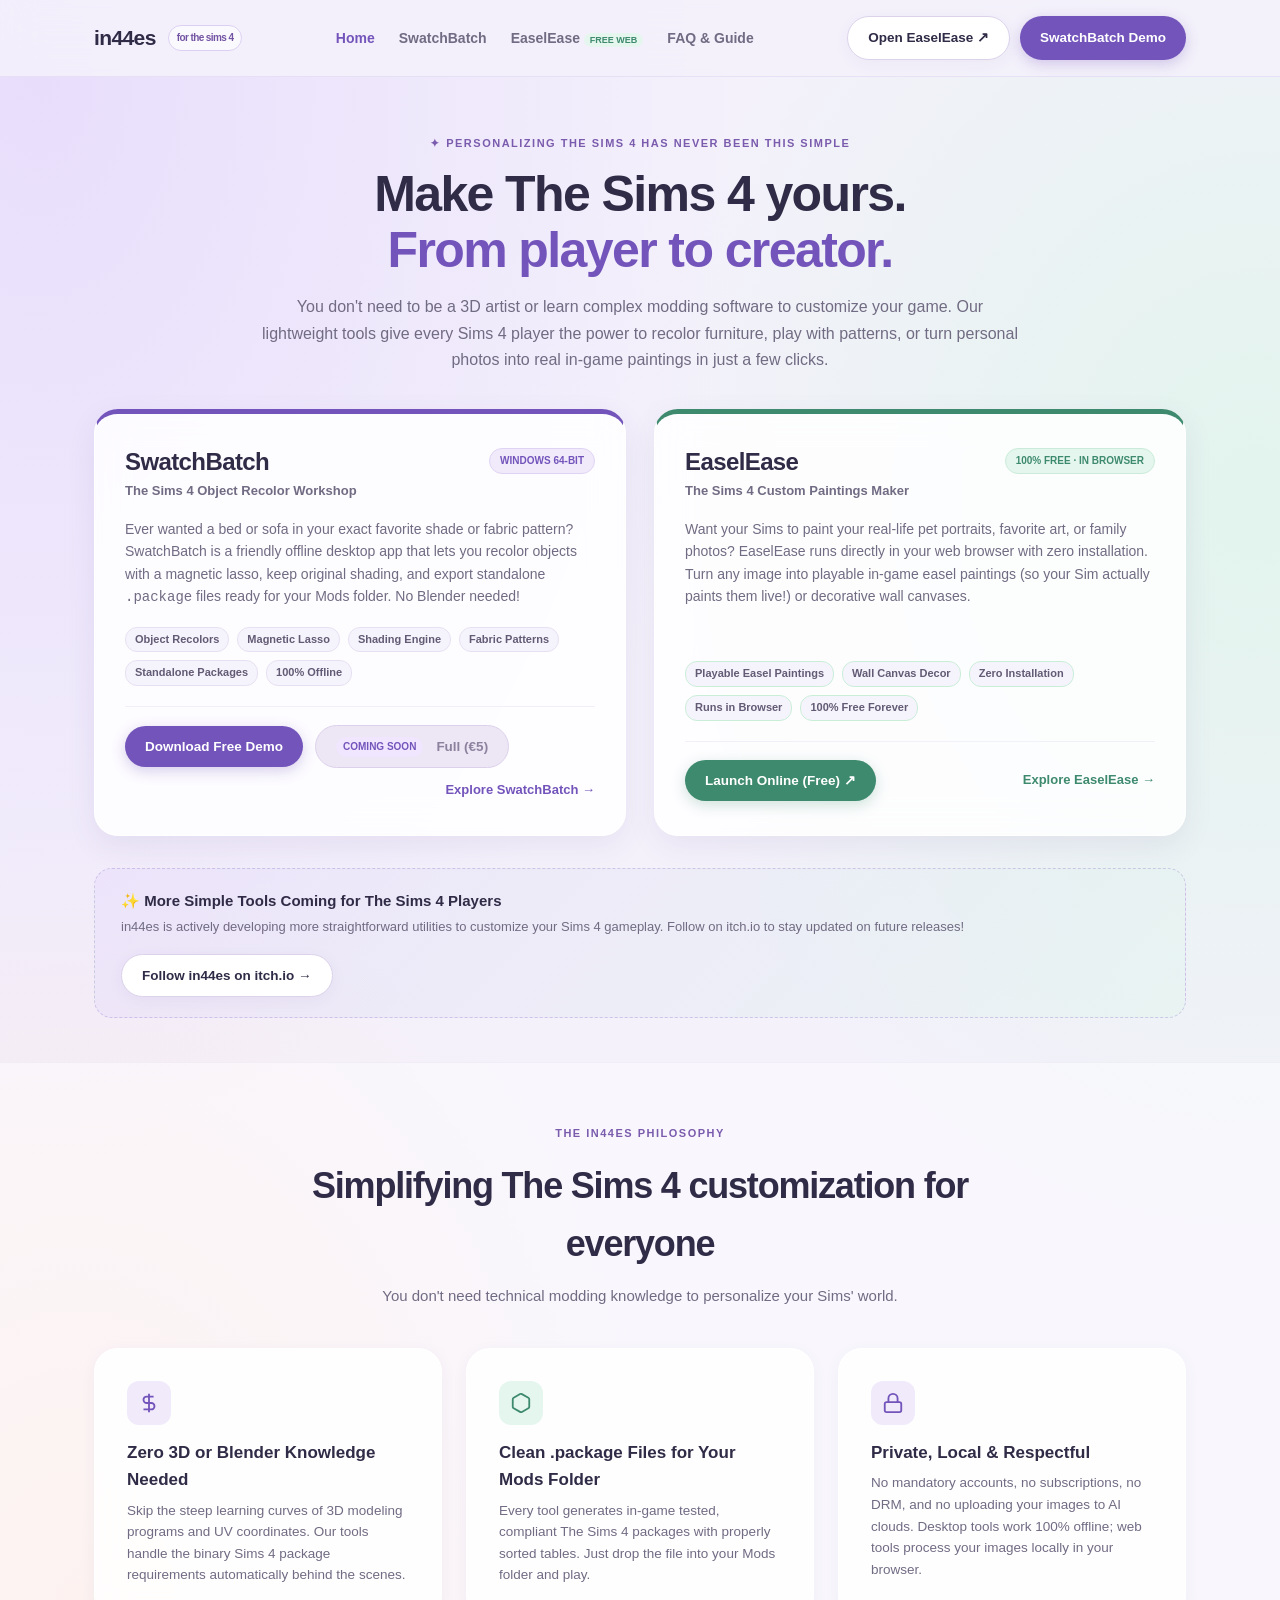
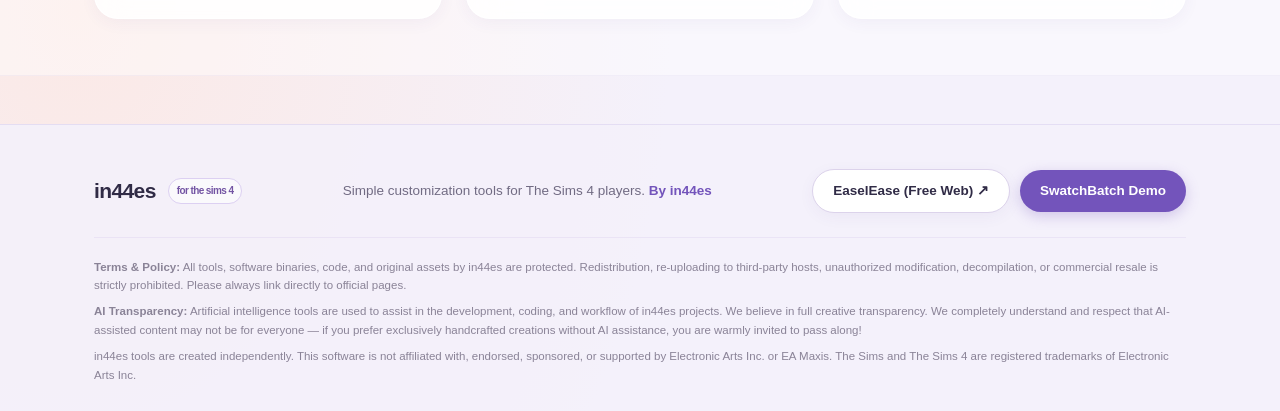
<file: examples/2-creator-catalog/index.html>
<!DOCTYPE html>
<html lang="en">
<head>
  <meta charset="UTF-8">
  <meta name="viewport" content="width=device-width, initial-scale=1.0">
  
  <!-- SEO Meta Tags -->
  <title>in44es — Easy The Sims 4 Customization Tools for Every Player</title>
  <meta name="title" content="in44es — Easy The Sims 4 Customization Tools for Every Player">
  <meta name="description" content="Personalize your Sims 4 game without 3D skills or Blender! in44es provides simple tools for players to recolor furniture with SwatchBatch and turn photos into in-game easel paintings with EaselEase.">
  <meta name="keywords" content="The Sims 4, Sims 4 tools, in44es, Sims 4 recolor, Sims 4 custom paintings, Sims 4 easel paintings, personalize Sims 4, Sims 4 custom content easy, Sims 4 standalone package, TS4 without Blender, SwatchBatch, EaselEase">
  <meta name="author" content="in44es">
  <meta name="robots" content="index, follow">
  <link rel="canonical" href="https://in44es.github.io/swatchbatch/">

  <!-- Open Graph / Facebook -->
  <meta property="og:type" content="website">
  <meta property="og:url" content="https://in44es.github.io/swatchbatch/">
  <meta property="og:title" content="in44es — Easy The Sims 4 Customization Tools">
  <meta property="og:description" content="Turn every Sims 4 player into a creator. Recolor objects with SwatchBatch, and turn photos into playable in-game easel paintings with EaselEase.">

  <!-- Twitter Card -->
  <meta name="twitter:card" content="summary">
  <meta name="twitter:title" content="in44es — Easy The Sims 4 Tools for Players">
  <meta name="twitter:description" content="Personalize The Sims 4 without Blender. Recolor furniture and create custom easel paintings easily.">

  <!-- Favicon & Stylesheet -->
  <link rel="icon" href="favicon.ico" sizes="any">
  <link rel="stylesheet" href="style.css">

  <!-- Schema.org Structured Data -->
  <script type="application/ld+json">
  {
    "@context": "https://schema.org",
    "@graph": [
      {
        "@type": "Person",
        "name": "in44es",
        "url": "https://in44es.github.io/swatchbatch/",
        "sameAs": [
          "https://in44es.itch.io",
          "https://github.com/in44es"
        ]
      },
      {
        "@type": "SoftwareApplication",
        "name": "SwatchBatch",
        "operatingSystem": "Windows 10, Windows 11 (64-bit)",
        "applicationCategory": "DesignApplication",
        "description": "An offline desktop workshop for The Sims 4 players to recolor furniture and object textures into standalone packages without 3D software.",
        "offers": {
          "@type": "Offer",
          "price": "5.00",
          "priceCurrency": "EUR",
          "availability": "https://schema.org/PreOrder"
        },
        "author": {
          "@type": "Person",
          "name": "in44es"
        }
      },
      {
        "@type": "WebApplication",
        "name": "EaselEase",
        "applicationCategory": "DesignApplication",
        "operatingSystem": "All modern web browsers",
        "browserRequirements": "Requires JavaScript. Requires HTML5.",
        "description": "Free web-based tool for The Sims 4 to turn any image into custom wall paintings and playable in-game easel paintings without installing software.",
        "url": "https://in44es.itch.io/easelease",
        "offers": {
          "@type": "Offer",
          "price": "0.00",
          "priceCurrency": "EUR",
          "availability": "https://schema.org/InStock",
          "url": "https://in44es.itch.io/easelease"
        },
        "author": {
          "@type": "Person",
          "name": "in44es"
        }
      }
    ]
  }
  </script>
</head>
<body>

  <!-- Site Header -->
  <header class="site-header">
    <div class="container header-inner">
      <a href="index.html" class="brand" aria-label="in44es homepage">
        <span>in44es</span>
        <span class="studio-badge">for the sims 4</span>
      </a>
      
      <nav aria-label="Primary Navigation">
        <ul class="nav-links">
          <li><a href="index.html" class="active">Home</a></li>
          <li><a href="swatchbatch.html">SwatchBatch</a></li>
          <li><a href="easelease.html">EaselEase <span class="nav-free-pill">FREE WEB</span></a></li>
          <li><a href="faq.html">FAQ & Guide</a></li>
        </ul>
      </nav>

      <div class="header-cta-group" style="display: flex; gap: 10px;">
        <a href="https://in44es.itch.io/easelease" class="btn btn-secondary" target="_blank" rel="noopener">Open EaselEase ↗</a>
        <a href="https://in44es.itch.io/swatchbatchdemo" class="btn btn-primary" target="_blank" rel="noopener">SwatchBatch Demo</a>
      </div>
    </div>
  </header>

  <main>
    <!-- Hero Section -->
    <section class="hero">
      <div class="container">
        <div class="eyebrow">
          <span>✦</span> PERSONALIZING THE SIMS 4 HAS NEVER BEEN THIS SIMPLE
        </div>
        <h1>Make The Sims 4 yours.<br><em>From player to creator.</em></h1>
        <p class="hero-subtitle">
          You don't need to be a 3D artist or learn complex modding software to customize your game. Our lightweight tools give every Sims 4 player the power to recolor furniture, play with patterns, or turn personal photos into real in-game paintings in just a few clicks.
        </p>

        <!-- 50/50 Dual Flagship Tools Grid -->
        <div class="flagship-grid">
          <!-- Card 1: SwatchBatch -->
          <div class="flagship-card flagship-card-swatch">
            <div class="flagship-top">
              <div class="flagship-brand">
                <h2>SwatchBatch</h2>
                <small>The Sims 4 Object Recolor Workshop</small>
              </div>
              <span class="flagship-badge badge-desktop">Windows 64-bit</span>
            </div>

            <p class="flagship-pitch">
              Ever wanted a bed or sofa in your exact favorite shade or fabric pattern? SwatchBatch is a friendly offline desktop app that lets you recolor objects with a magnetic lasso, keep original shading, and export standalone <code>.package</code> files ready for your Mods folder. No Blender needed!
            </p>

            <div class="flagship-tags">
              <span class="tag-pill">Object Recolors</span>
              <span class="tag-pill">Magnetic Lasso</span>
              <span class="tag-pill">Shading Engine</span>
              <span class="tag-pill">Fabric Patterns</span>
              <span class="tag-pill">Standalone Packages</span>
              <span class="tag-pill">100% Offline</span>
            </div>

            <div class="flagship-actions">
              <a href="https://in44es.itch.io/swatchbatchdemo" class="btn btn-primary" target="_blank" rel="noopener">
                Download Free Demo
              </a>
              <span class="btn btn-disabled" aria-disabled="true" title="Full edition coming soon on itch.io">
                <span class="badge-pill-inline">Coming Soon</span> Full (€5)
              </span>
              <a href="swatchbatch.html" class="flagship-more">Explore SwatchBatch &rarr;</a>
            </div>
          </div>

          <!-- Card 2: EaselEase -->
          <div class="flagship-card flagship-card-easel">
            <div class="flagship-top">
              <div class="flagship-brand">
                <h2>EaselEase</h2>
                <small>The Sims 4 Custom Paintings Maker</small>
              </div>
              <span class="flagship-badge badge-webapp">100% Free · In Browser</span>
            </div>

            <p class="flagship-pitch">
              Want your Sims to paint your real-life pet portraits, favorite art, or family photos? EaselEase runs directly in your web browser with zero installation. Turn any image into playable in-game easel paintings (so your Sim actually paints them live!) or decorative wall canvases.
            </p>

            <div class="flagship-tags">
              <span class="tag-pill" style="border-color: #c9eed8;">Playable Easel Paintings</span>
              <span class="tag-pill" style="border-color: #c9eed8;">Wall Canvas Decor</span>
              <span class="tag-pill" style="border-color: #c9eed8;">Zero Installation</span>
              <span class="tag-pill" style="border-color: #c9eed8;">Runs in Browser</span>
              <span class="tag-pill" style="border-color: #c9eed8;">100% Free Forever</span>
            </div>

            <div class="flagship-actions">
              <a href="https://in44es.itch.io/easelease" class="btn btn-green" target="_blank" rel="noopener">
                Launch Online (Free) ↗
              </a>
              <a href="easelease.html" class="flagship-more" style="color: var(--green);">Explore EaselEase &rarr;</a>
            </div>
          </div>
        </div>

        <!-- Future Tools Teaser -->
        <div class="studio-more-banner">
          <div>
            <h4 style="font-size: 15px; font-weight: 700; margin-bottom: 4px;">
              ✨ More Simple Tools Coming for The Sims 4 Players
            </h4>
            <p style="font-size: 13px; color: var(--muted);">
              in44es is actively developing more straightforward utilities to customize your Sims 4 gameplay. Follow on itch.io to stay updated on future releases!
            </p>
          </div>
          <a href="https://in44es.itch.io" class="btn btn-secondary" target="_blank" rel="noopener">
            Follow in44es on itch.io &rarr;
          </a>
        </div>
      </div>
    </section>

    <!-- Why in44es tools -->
    <section style="background: rgba(255,255,255,0.4); border-top: 1px solid rgba(115,84,187,0.06); border-bottom: 1px solid rgba(115,84,187,0.06);">
      <div class="container">
        <div class="section-head">
          <div class="eyebrow">THE IN44ES PHILOSOPHY</div>
          <h2>Simplifying The Sims 4 customization for everyone</h2>
          <p>You don't need technical modding knowledge to personalize your Sims' world.</p>
        </div>

        <div class="features-grid">
          <div class="panel feature-item">
            <div class="feature-icon-box">
              <svg width="22" height="22" viewBox="0 0 24 24" fill="none" stroke="currentColor" stroke-width="2"><path d="M12 2v20M17 5H9.5a3.5 3.5 0 0 0 0 7h5a3.5 3.5 0 0 1 0 7H6"/></svg>
            </div>
            <h3>Zero 3D or Blender Knowledge Needed</h3>
            <p>Skip the steep learning curves of 3D modeling programs and UV coordinates. Our tools handle the binary Sims 4 package requirements automatically behind the scenes.</p>
          </div>

          <div class="panel feature-item">
            <div class="feature-icon-box green-box">
              <svg width="22" height="22" viewBox="0 0 24 24" fill="none" stroke="currentColor" stroke-width="2"><path d="M21 16V8a2 2 0 0 0-1-1.73l-7-4a2 2 0 0 0-2 0l-7 4A2 2 0 0 0 3 8v8a2 2 0 0 0 1 1.73l7 4a2 2 0 0 0 2 0l7-4A2 2 0 0 0 21 16z"/></svg>
            </div>
            <h3>Clean .package Files for Your Mods Folder</h3>
            <p>Every tool generates in-game tested, compliant The Sims 4 packages with properly sorted tables. Just drop the file into your Mods folder and play.</p>
          </div>

          <div class="panel feature-item">
            <div class="feature-icon-box">
              <svg width="22" height="22" viewBox="0 0 24 24" fill="none" stroke="currentColor" stroke-width="2"><rect x="3" y="11" width="18" height="11" rx="2" ry="2"/><path d="M7 11V7a5 5 0 0 1 10 0v4"/></svg>
            </div>
            <h3>Private, Local & Respectful</h3>
            <p>No mandatory accounts, no subscriptions, no DRM, and no uploading your images to AI clouds. Desktop tools work 100% offline; web tools process your images locally in your browser.</p>
          </div>
        </div>
      </div>
    </section>
  </main>

  <!-- Site Footer -->
  <footer class="site-footer">
    <div class="container">
      <div class="footer-top">
        <div class="brand">
          <span>in44es</span>
          <span class="studio-badge">for the sims 4</span>
        </div>
        <p style="font-size: 13.5px; color: var(--muted);">
          Simple customization tools for The Sims 4 players. <span style="color: var(--primary); font-weight: 600;">By in44es</span>
        </p>
        <div style="display: flex; gap: 10px; align-items: center; flex-wrap: wrap;">
          <a href="https://in44es.itch.io/easelease" class="btn btn-secondary" target="_blank" rel="noopener">EaselEase (Free Web) ↗</a>
          <a href="https://in44es.itch.io/swatchbatchdemo" class="btn btn-primary" target="_blank" rel="noopener">SwatchBatch Demo</a>
        </div>
      </div>

      <div class="footer-disclaimer">
        <p style="margin-bottom: 8px;">
          <strong>Terms &amp; Policy:</strong> All tools, software binaries, code, and original assets by in44es are protected. Redistribution, re-uploading to third-party hosts, unauthorized modification, decompilation, or commercial resale is strictly prohibited. Please always link directly to official pages.
        </p>
        <p style="margin-bottom: 8px;">
          <strong>AI Transparency:</strong> Artificial intelligence tools are used to assist in the development, coding, and workflow of in44es projects. We believe in full creative transparency. We completely understand and respect that AI-assisted content may not be for everyone — if you prefer exclusively handcrafted creations without AI assistance, you are warmly invited to pass along!
        </p>
        <p>
          in44es tools are created independently. This software is not affiliated with, endorsed, sponsored, or supported by Electronic Arts Inc. or EA Maxis. The Sims and The Sims 4 are registered trademarks of Electronic Arts Inc.
        </p>
      </div>
    </div>
  </footer>

</body>
</html>
</file>
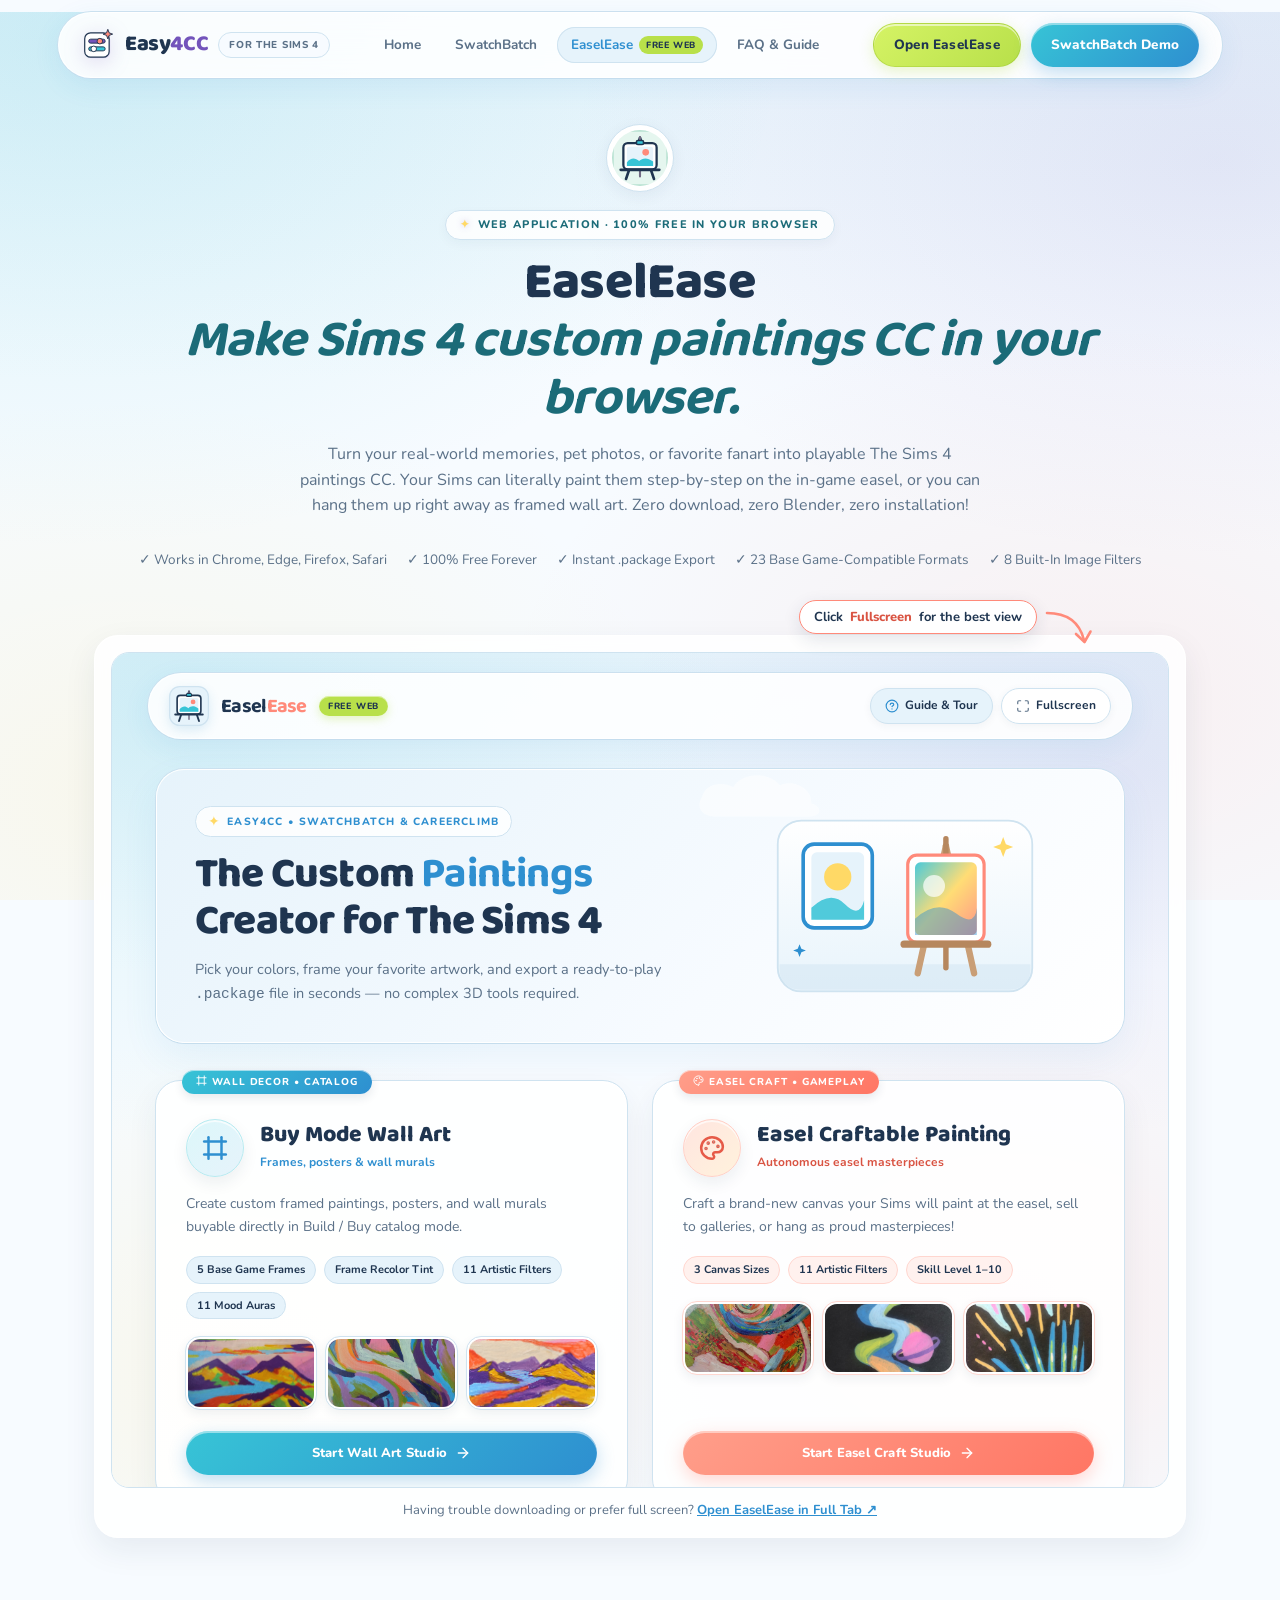
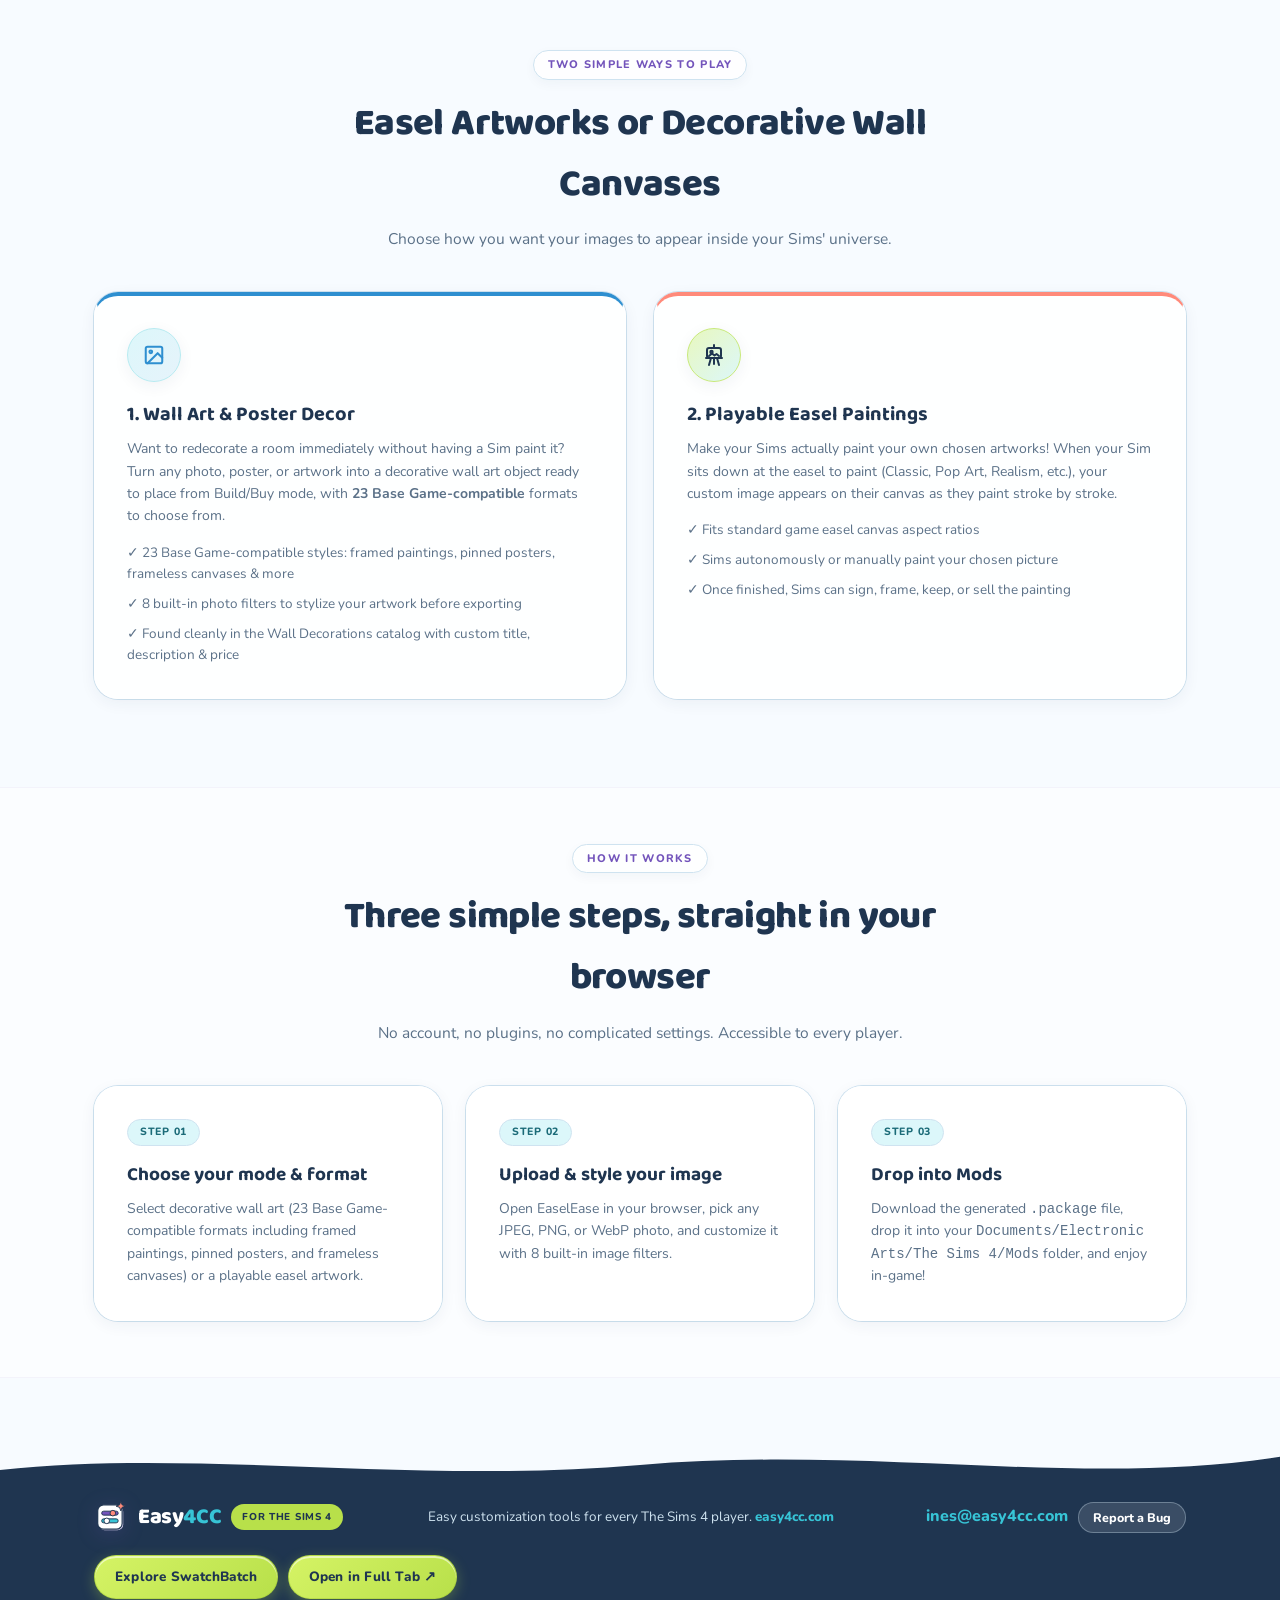
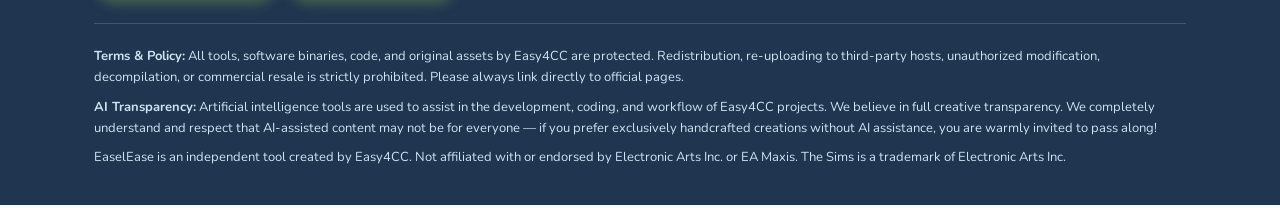
<file: easelease.html>
﻿<!DOCTYPE html>
<html lang="en">
<head>
  <meta charset="UTF-8">
  <meta name="viewport" content="width=device-width, initial-scale=1.0">
  
  <!-- SEO Meta Tags -->
  <title>EaselEase — Make Sims 4 Custom Paintings &amp; Wall Art CC Free | Easy4CC</title>
  <meta name="title" content="EaselEase — Make Sims 4 Custom Paintings &amp; Wall Art CC Free | Easy4CC">
  <meta name="description" content="Make Sims 4 custom paintings CC 100% free in your browser! Choose from 23 Base Game-compatible formats (framed paintings, pinned posters, frameless canvases), apply 8 built-in filters, and export playable easel paintings or wall art with no download.">
  <meta name="keywords" content="how to make sims 4 cc, sims 4 custom paintings cc, sims 4 easel paintings, sims 4 wall art cc, sims 4 base game poster cc, sims 4 framed painting cc, free sims 4 cc maker, sims 4 convert image to painting, EaselEase, Easy4CC, easy4cc.com">
  <meta name="author" content="Easy4CC">
  <meta name="robots" content="index, follow">
  <meta name="theme-color" content="#37C4D6">
  <link rel="canonical" href="https://easy4cc.com/easelease.html">

  <!-- Open Graph / Facebook -->
  <meta property="og:type" content="website">
  <meta property="og:site_name" content="Easy4CC">
  <meta property="og:locale" content="en_US">
  <meta property="og:url" content="https://easy4cc.com/easelease.html">
  <meta property="og:title" content="EaselEase — Make Sims 4 Custom Paintings CC Free Online">
  <meta property="og:description" content="100% free in-browser Sims 4 CC maker. Choose from 23 Base Game-compatible formats (framed paintings, pinned posters, frameless canvases) with 8 built-in filters.">
  <meta property="og:image" content="https://easy4cc.com/assets/easelease/og-easelease.png">

  <!-- Twitter Card -->
  <meta name="twitter:card" content="summary_large_image">
  <meta name="twitter:title" content="EaselEase — Free Sims 4 Custom Paintings CC Maker">
  <meta name="twitter:description" content="Make Sims 4 custom paintings and wall art CC directly in your browser—23 Base Game formats, 8 built-in filters, 100% free, no Blender needed.">
  <meta name="twitter:image" content="https://easy4cc.com/assets/easelease/og-easelease.png">

  <!-- Favicon & Stylesheet -->
  <link rel="icon" href="assets/easelease/easelease-favicon.ico" sizes="any">
  <link rel="icon" type="image/svg+xml" href="assets/easelease/easelease-icon.svg">
  <link rel="preconnect" href="https://fonts.googleapis.com">
  <link rel="preconnect" href="https://fonts.gstatic.com" crossorigin>
  <link href="https://fonts.googleapis.com/css2?family=Baloo+2:wght@600;700;800&family=Nunito:ital,wght@0,400;0,600;0,700;0,800;1,600;1,700&display=swap" rel="stylesheet">
  <link rel="stylesheet" href="style.css">

  <!-- Schema.org WebApplication -->
  <script type="application/ld+json">
  {
    "@context": "https://schema.org",
    "@type": "WebApplication",
    "name": "EaselEase",
    "applicationCategory": "DesignApplication",
    "operatingSystem": "All modern web browsers",
    "browserRequirements": "Requires JavaScript. Requires HTML5.",
    "description": "Free web-based tool for The Sims 4 players to turn photos and art into playable in-game easel paintings or custom wall decorations across 23 Base Game-compatible formats (framed paintings, pinned posters, frameless canvases) with 8 built-in image filters.",
    "url": "https://easy4cc.com/easelease.html",
    "offers": {
      "@type": "Offer",
      "price": "0.00",
      "priceCurrency": "EUR",
      "availability": "https://schema.org/InStock",
      "url": "https://easy4cc.com/easelease.html"
    },
    "author": {
      "@type": "Organization",
      "name": "Easy4CC"
    }
  }
  </script>
</head>
<body>
  <a href="#main-content" class="skip-link">Skip to main content</a>

  <!-- Site Header -->
  <header class="site-header">
    <div class="container header-inner">
      <a href="index.html" class="brand" aria-label="Easy4CC homepage">
        <img src="assets/easy4cc/easy4cc-mark.svg" alt="" class="brand-icon" width="38" height="38">
        <span>Easy<span class="brand-accent">4CC</span></span>
        <span class="studio-badge">for the sims 4</span>
      </a>
      
      <nav aria-label="Primary Navigation">
        <ul class="nav-links">
          <li><a href="index.html">Home</a></li>
          <li><a href="swatchbatch.html">SwatchBatch</a></li>
          <li><a href="easelease.html" class="active" aria-current="page">EaselEase <span class="nav-free-pill">FREE WEB</span></a></li>
          <li><a href="faq.html">FAQ & Guide</a></li>
        </ul>
      </nav>
      <div class="header-cta-group" style="display: flex; gap: 10px;">
        <a href="easelease.html" class="btn btn-secondary">Open EaselEase</a>
        <a href="https://github.com/in44es/swatchbatch/releases/latest/download/SwatchBatch-Demo-Setup.exe" class="btn btn-primary" download="SwatchBatch-Demo-Setup.exe">SwatchBatch Demo</a>
      </div>
    </div>
  </header>

  <main id="main-content">
    <!-- Tool Hero -->
    <section class="hero" style="padding-bottom: 24px;">
      <div class="container">
        <img src="assets/easelease/easelease-icon.svg" alt="EaselEase logo" class="hero-tool-icon" width="64" height="64">
        <div class="eyebrow" style="color: var(--green);">
          <span>✦</span> WEB APPLICATION · 100% FREE IN YOUR BROWSER
        </div>
        <h1>EaselEase<br><em style="color: var(--green);">Make Sims 4 custom paintings CC in your browser.</em></h1>
        <p class="hero-subtitle">
          Turn your real-world memories, pet photos, or favorite fanart into playable The Sims 4 paintings CC. Your Sims can literally paint them step-by-step on the in-game easel, or you can hang them up right away as framed wall art. Zero download, zero Blender, zero installation!
        </p>

        <div style="display: flex; gap: 20px; justify-content: center; flex-wrap: wrap; font-size: 13.5px; color: var(--muted);">
          <span>✓ Works in Chrome, Edge, Firefox, Safari</span>
          <span>✓ 100% Free Forever</span>
          <span>✓ Instant .package Export</span>
          <span>✓ 23 Base Game-Compatible Formats</span>
          <span>✓ 8 Built-In Image Filters</span>
        </div>
      </div>
    </section>

    <!-- Embedded EaselEase Web App -->
    <section id="app-embed" style="padding-top: 40px;">
      <div class="container">
        <div class="panel embed-panel">
          <div class="fullscreen-hint" aria-hidden="true">
            <span class="fullscreen-hint-pill">
              Click <strong>Fullscreen</strong> for the best view
            </span>
            <svg class="fullscreen-hint-arrow" width="52" height="38" viewBox="0 0 52 38" fill="none" xmlns="http://www.w3.org/2000/svg">
              <path d="M4 5C22 5 36 12 41 32" stroke="currentColor" stroke-width="2.6" stroke-linecap="round"/>
              <path d="M33 26L41.5 34L47.5 23.5" stroke="currentColor" stroke-width="2.6" stroke-linecap="round" stroke-linejoin="round"/>
            </svg>
          </div>
          <div class="embed-frame-wrap">
            <iframe
              src="easelease-app/index.html?v=1795690114781"
              title="EaselEase — The Sims 4 Custom Paintings Web App"
              allowfullscreen="">
              <a href="easelease-app/index.html?v=1795690114781">Open EaselEase</a>
            </iframe>
          </div>
          <p class="embed-caption">
            Having trouble downloading or prefer full screen?
            <a href="easelease-app/index.html?v=1795690114781" target="_blank" rel="noopener">Open EaselEase in Full Tab ↗</a>
          </p>
        </div>
      </div>
    </section>

    <!-- Two Modes Explained -->
    <section>
      <div class="container">
        <div class="section-head">
          <div class="eyebrow">TWO SIMPLE WAYS TO PLAY</div>
          <h2>Easel Artworks or Decorative Wall Canvases</h2>
          <p>Choose how you want your images to appear inside your Sims' universe.</p>
        </div>

        <div class="flagship-grid">
          <div class="panel feature-item" style="border-top: 4px solid var(--primary);">
            <div class="feature-icon-box">
              <svg width="22" height="22" viewBox="0 0 24 24" fill="none" stroke="currentColor" stroke-width="2.2" stroke-linecap="round" stroke-linejoin="round"><rect x="3" y="3" width="18" height="18" rx="2"/><circle cx="8.5" cy="8.5" r="1.5"/><path d="m21 15-5-5L5 21"/></svg>
            </div>
            <h3 style="font-size: 20px;">1. Wall Art &amp; Poster Decor</h3>
            <p style="margin-bottom: 14px;">
              Want to redecorate a room immediately without having a Sim paint it? Turn any photo, poster, or artwork into a decorative wall art object ready to place from Build/Buy mode, with <strong>23 Base Game-compatible</strong> formats to choose from.
            </p>
            <ul style="list-style: none; display: flex; flex-direction: column; gap: 8px; font-size: 13.5px; color: var(--muted); padding-left: 0;">
              <li>✓ 23 Base Game-compatible styles: framed paintings, pinned posters, frameless canvases &amp; more</li>
              <li>✓ 8 built-in photo filters to stylize your artwork before exporting</li>
              <li>✓ Found cleanly in the Wall Decorations catalog with custom title, description &amp; price</li>
            </ul>
          </div>

          <div class="panel feature-item" style="border-top: 4px solid var(--coral);">
            <div class="feature-icon-box green-box">
              <svg width="24" height="24" viewBox="0 0 24 24" fill="none" stroke="currentColor" stroke-width="2" stroke-linecap="round" stroke-linejoin="round" aria-hidden="true">
                <path d="M12 2v3" />
                <path d="M7 22l2-7" />
                <path d="M17 22l-2-7" />
                <path d="M12 15v6" />
                <rect x="5" y="5" width="14" height="10" rx="2" />
                <path d="M4 15h16" />
                <circle cx="9.5" cy="9" r="1.2" />
                <path d="M7 13l3-2.5 2.5 2 2-1.5 2.5 2" />
              </svg>
            </div>
            <h3 style="font-size: 20px;">2. Playable Easel Paintings</h3>
            <p style="margin-bottom: 14px;">
              Make your Sims actually paint your own chosen artworks! When your Sim sits down at the easel to paint (Classic, Pop Art, Realism, etc.), your custom image appears on their canvas as they paint stroke by stroke.
            </p>
            <ul style="list-style: none; display: flex; flex-direction: column; gap: 8px; font-size: 13.5px; color: var(--muted); padding-left: 0;">
              <li>✓ Fits standard game easel canvas aspect ratios</li>
              <li>✓ Sims autonomously or manually paint your chosen picture</li>
              <li>✓ Once finished, Sims can sign, frame, keep, or sell the painting</li>
            </ul>
          </div>
        </div>
      </div>
    </section>

    <!-- 3-Step Guide -->
    <section style="background: rgba(255,255,255,0.4); border-top: 1px solid rgba(115,84,187,0.06); border-bottom: 1px solid rgba(115,84,187,0.06);">
      <div class="container">
        <div class="section-head">
          <div class="eyebrow">HOW IT WORKS</div>
          <h2>Three simple steps, straight in your browser</h2>
          <p>No account, no plugins, no complicated settings. Accessible to every player.</p>
        </div>

        <div class="workflow-steps-grid">
          <div class="panel step-card">
            <span class="step-badge" style="background: var(--green-soft); color: var(--green);">STEP 01</span>
            <h3>Choose your mode &amp; format</h3>
            <p>Select decorative wall art (23 Base Game-compatible formats including framed paintings, pinned posters, and frameless canvases) or a playable easel artwork.</p>
          </div>
          <div class="panel step-card">
            <span class="step-badge" style="background: var(--green-soft); color: var(--green);">STEP 02</span>
            <h3>Upload &amp; style your image</h3>
            <p>Open EaselEase in your browser, pick any JPEG, PNG, or WebP photo, and customize it with 8 built-in image filters.</p>
          </div>
          <div class="panel step-card">
            <span class="step-badge" style="background: var(--green-soft); color: var(--green);">STEP 03</span>
            <h3>Drop into Mods</h3>
            <p>Download the generated <code>.package</code> file, drop it into your <code>Documents/Electronic Arts/The Sims 4/Mods</code> folder, and enjoy in-game!</p>
          </div>
        </div>
      </div>
    </section>
  </main>

  <!-- Site Footer -->
  <footer class="site-footer">
    <svg class="footer-wave" viewBox="0 0 1440 56" preserveAspectRatio="none" aria-hidden="true">
      <path d="M0,0 L1440,0 L1440,18 C1220,56 980,4 720,28 C460,52 220,8 0,34 Z" fill="#F7FBFF"/>
    </svg>
    <div class="container">
      <div class="footer-top">
        <div class="brand">
          <img src="assets/easy4cc/easy4cc-mark.svg" alt="" class="brand-icon" width="38" height="38">
          <span>Easy<span class="brand-accent">4CC</span></span>
          <span class="studio-badge">for the sims 4</span>
        </div>
        <p style="font-size: 13.5px; color: #CFE3F0;">
          Easy customization tools for every The Sims 4 player. <span style="color: #37C4D6; font-weight: 800;">easy4cc.com</span>
        </p>
        <span style="display:inline-flex;align-items:center;gap:10px;flex-wrap:wrap;margin-left:8px;"><a href="mailto:ines@easy4cc.com" style="color:#37C4D6;font-weight:800;">ines@easy4cc.com</a> <button type="button" class="atelier-bug-btn" data-open-bug-modal>Report a Bug</button></span>
        <div style="display: flex; gap: 10px; align-items: center; flex-wrap: wrap;">
          <a href="swatchbatch.html" class="btn btn-secondary">Explore SwatchBatch</a>
          <a href="easelease-app/index.html?v=1795690114781" class="btn btn-secondary" target="_blank" rel="noopener">Open in Full Tab ↗</a>
        </div>
      </div>

      <div class="footer-disclaimer">
        <p style="margin-bottom: 8px;">
          <strong>Terms &amp; Policy:</strong> All tools, software binaries, code, and original assets by Easy4CC are protected. Redistribution, re-uploading to third-party hosts, unauthorized modification, decompilation, or commercial resale is strictly prohibited. Please always link directly to official pages.
        </p>
        <p style="margin-bottom: 8px;">
          <strong>AI Transparency:</strong> Artificial intelligence tools are used to assist in the development, coding, and workflow of Easy4CC projects. We believe in full creative transparency. We completely understand and respect that AI-assisted content may not be for everyone — if you prefer exclusively handcrafted creations without AI assistance, you are warmly invited to pass along!
        </p>
        <p>
          EaselEase is an independent tool created by Easy4CC. Not affiliated with or endorsed by Electronic Arts Inc. or EA Maxis. The Sims is a trademark of Electronic Arts Inc.
        </p>
      </div>
    </div>
  </footer>

  <!-- Cloudflare Web Analytics --><script type='module' src='https://static.cloudflareinsights.com/beacon.min.js' data-cf-beacon='{"token": "da2eead1237949aa8f3573a791b52f8a"}'></script><!-- End Cloudflare Web Analytics -->
  <script src="script.js"></script>
</body>
</html>
</file>
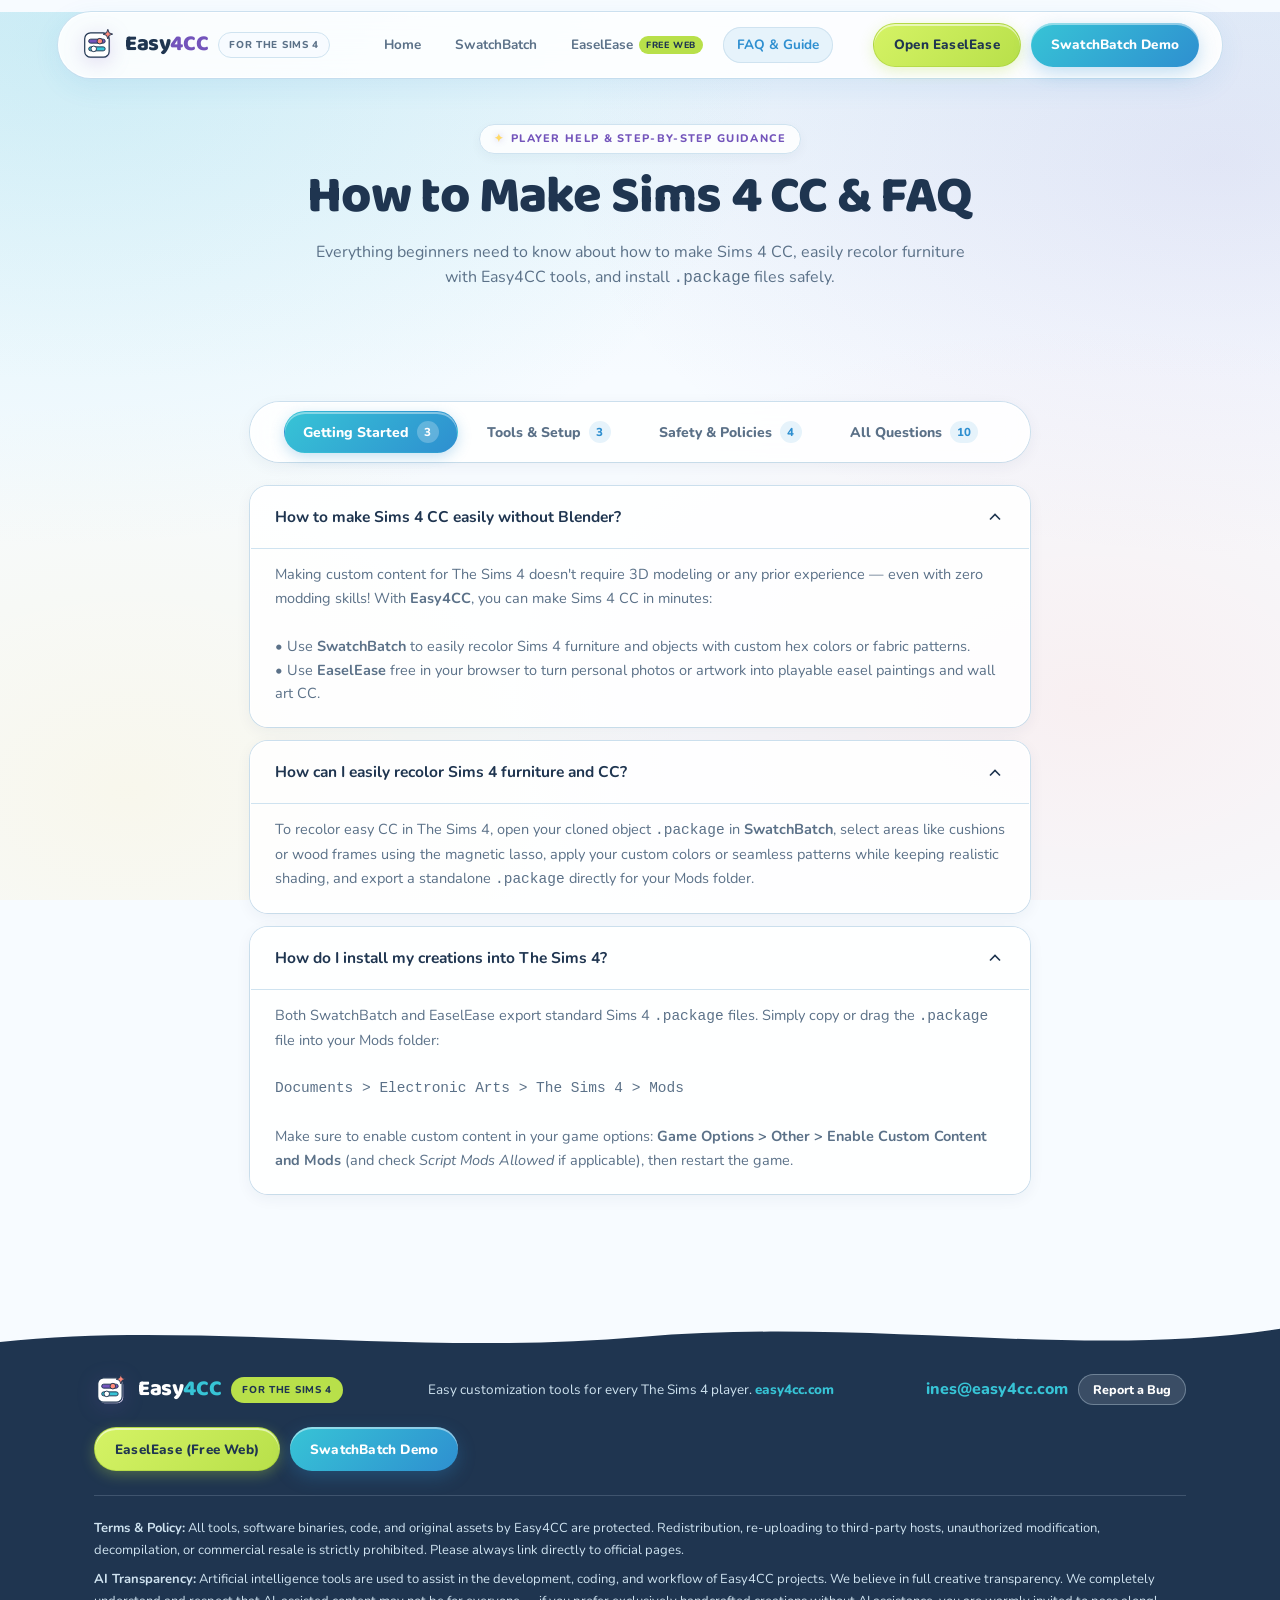
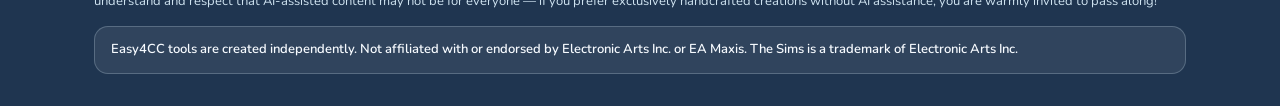
<file: faq.html>
<!DOCTYPE html>
<html lang="en">
<head>
  <meta charset="UTF-8">
  <meta name="viewport" content="width=device-width, initial-scale=1.0">
  
  <!-- SEO Meta Tags -->
  <title>How to Make Sims 4 CC &amp; Easily Recolor — FAQ &amp; Guide | Easy4CC</title>
  <meta name="title" content="How to Make Sims 4 CC &amp; Easily Recolor — FAQ &amp; Guide | Easy4CC">
  <meta name="description" content="Learn how to make Sims 4 CC for beginners, easily recolor Sims 4 furniture without Blender, create custom paintings, and install .package files in your Mods folder.">
  <meta name="keywords" content="how to make sims 4 cc, easily recolor sims 4, recolor easy cc sims 4, sims 4 cc guide for beginners, how to make sims 4 cc without blender, sims 4 how to install mods, Easy4CC FAQ">
  <meta name="author" content="Easy4CC">
  <meta name="robots" content="index, follow">
  <meta name="theme-color" content="#37C4D6">
  <link rel="canonical" href="https://easy4cc.com/faq.html">

  <!-- Open Graph / Facebook -->
  <meta property="og:type" content="website">
  <meta property="og:site_name" content="Easy4CC">
  <meta property="og:locale" content="en_US">
  <meta property="og:url" content="https://easy4cc.com/faq.html">
  <meta property="og:title" content="How to Make Sims 4 CC &amp; Easily Recolor — FAQ &amp; Guide | Easy4CC">
  <meta property="og:description" content="Step-by-step FAQ on how to make Sims 4 CC without Blender, easily recolor Sims 4 furniture with SwatchBatch, and install .package files.">
  <meta property="og:image" content="https://easy4cc.com/assets/easy4cc/easy4cc-og-banner.png">

  <!-- Twitter Card -->
  <meta name="twitter:card" content="summary_large_image">
  <meta name="twitter:title" content="How to Make Sims 4 CC &amp; Easily Recolor — FAQ &amp; Guide | Easy4CC">
  <meta name="twitter:description" content="Learn how to make Sims 4 CC for beginners, easily recolor furniture with SwatchBatch, and create custom paintings with EaselEase.">
  <meta name="twitter:image" content="https://easy4cc.com/assets/easy4cc/easy4cc-og-banner.png">

  <!-- Favicon & Stylesheet -->
  <link rel="icon" href="favicon.ico" sizes="any">
  <link rel="icon" type="image/svg+xml" href="assets/easy4cc/easy4cc-favicon.svg">
  <link rel="apple-touch-icon" href="assets/easy4cc/easy4cc-mark-256.png">
  <link rel="preconnect" href="https://fonts.googleapis.com">
  <link rel="preconnect" href="https://fonts.gstatic.com" crossorigin>
  <link href="https://fonts.googleapis.com/css2?family=Baloo+2:wght@600;700;800&family=Nunito:ital,wght@0,400;0,600;0,700;0,800;1,600;1,700&display=swap" rel="stylesheet">
  <link rel="stylesheet" href="style.css">

  <!-- Schema.org FAQPage -->
  <script type="application/ld+json">
  {
    "@context": "https://schema.org",
    "@type": "FAQPage",
    "mainEntity": [
      {
        "@type": "Question",
        "name": "How to make Sims 4 CC easily without Blender?",
        "acceptedAnswer": {
          "@type": "Answer",
          "text": "With Easy4CC tools, beginners can make Sims 4 CC in minutes without learning Blender, 3D modeling, or having any modding skills. Use SwatchBatch to easily recolor Sims 4 furniture and objects with custom colors or fabric patterns, or use EaselEase in your browser to turn any photo into custom paintings CC."
        }
      },
      {
        "@type": "Question",
        "name": "How can I easily recolor Sims 4 furniture and CC?",
        "acceptedAnswer": {
          "@type": "Answer",
          "text": "Open your object .package in SwatchBatch, trace the parts you want to change with the magnetic lasso, pick custom hex colors or seamless fabric patterns, and export a ready-to-play standalone .package file for your Mods folder."
        }
      },
      {
        "@type": "Question",
        "name": "What is the difference between SwatchBatch and EaselEase?",
        "acceptedAnswer": {
          "@type": "Answer",
          "text": "SwatchBatch is an offline Windows 64-bit desktop app focused on recoloring existing furniture and objects. EaselEase is a 100% free web app with 8 built-in image filters that turns any image or photo into playable Sims 4 easel paintings or decorative wall art across 23 Base Game-compatible formats (framed paintings, pinned posters, frameless canvases, and more)."
        }
      },
      {
        "@type": "Question",
        "name": "Will these creations overwrite existing game items?",
        "acceptedAnswer": {
          "@type": "Answer",
          "text": "No. SwatchBatch exports standalone catalog packages with their own thumbnails and swatches, and EaselEase wall canvases are standalone decor objects."
        }
      },
      {
        "@type": "Question",
        "name": "Do I need Sims 4 Studio installed?",
        "acceptedAnswer": {
          "@type": "Answer",
          "text": "For SwatchBatch, you only use Sims 4 Studio briefly to clone the initial object package. For EaselEase, you do not need Sims 4 Studio at all—the .package is assembled directly in your browser."
        }
      },
      {
        "@type": "Question",
        "name": "Are these tools safe to use?",
        "acceptedAnswer": {
          "@type": "Answer",
          "text": "Yes, 100%. No account creation, no trackers, no subscriptions. SwatchBatch runs offline on your PC and EaselEase processes your images locally in your browser."
        }
      }
    ]
  }
  </script>
</head>
<body>
  <a href="#main-content" class="skip-link">Skip to main content</a>

  <!-- Site Header -->
  <header class="site-header">
    <div class="container header-inner">
      <a href="index.html" class="brand" aria-label="Easy4CC homepage">
        <img src="assets/easy4cc/easy4cc-mark.svg" alt="" class="brand-icon" width="38" height="38">
        <span>Easy<span class="brand-accent">4CC</span></span>
        <span class="studio-badge">for the sims 4</span>
      </a>
      
      <nav aria-label="Primary Navigation">
        <ul class="nav-links">
          <li><a href="index.html">Home</a></li>
          <li><a href="swatchbatch.html">SwatchBatch</a></li>
          <li><a href="easelease.html">EaselEase <span class="nav-free-pill">FREE WEB</span></a></li>
          <li><a href="faq.html" class="active" aria-current="page">FAQ & Guide</a></li>
        </ul>
      </nav>

      <div class="header-cta-group" style="display: flex; gap: 10px;">
        <a href="easelease.html" class="btn btn-secondary">Open EaselEase</a>
        <a href="https://github.com/in44es/swatchbatch/releases/latest/download/SwatchBatch-Demo-Setup.exe" class="btn btn-primary" download="SwatchBatch-Demo-Setup.exe">SwatchBatch Demo</a>
      </div>
    </div>
  </header>

  <main id="main-content">
    <section class="hero" style="padding-bottom: 24px;">
      <div class="container">
        <div class="eyebrow">
          <span>✦</span> PLAYER HELP & STEP-BY-STEP GUIDANCE
        </div>
        <h1>How to Make Sims 4 CC &amp; FAQ</h1>
        <p class="hero-subtitle">
          Everything beginners need to know about how to make Sims 4 CC, easily recolor furniture with Easy4CC tools, and install <code>.package</code> files safely.
        </p>
      </div>
    </section>

    <section>
      <div class="container">
        <div class="faq-tabs" role="tablist" aria-label="FAQ categories">
          <button type="button" class="faq-tab is-active" id="faq-tab-getting-started" role="tab" aria-selected="true" aria-controls="faq-tabpanel" data-faq-tab="getting-started">
            <span>Getting Started</span>
            <span class="faq-tab-count">3</span>
          </button>
          <button type="button" class="faq-tab" id="faq-tab-tools" role="tab" aria-selected="false" aria-controls="faq-tabpanel" data-faq-tab="tools">
            <span>Tools &amp; Setup</span>
            <span class="faq-tab-count">3</span>
          </button>
          <button type="button" class="faq-tab" id="faq-tab-safety" role="tab" aria-selected="false" aria-controls="faq-tabpanel" data-faq-tab="safety">
            <span>Safety &amp; Policies</span>
            <span class="faq-tab-count">4</span>
          </button>
          <button type="button" class="faq-tab" id="faq-tab-all" role="tab" aria-selected="false" aria-controls="faq-tabpanel" data-faq-tab="all">
            <span>All Questions</span>
            <span class="faq-tab-count">10</span>
          </button>
        </div>

        <div class="faq-grid" id="faq-tabpanel" role="tabpanel" aria-labelledby="faq-tab-getting-started">
          <details class="faq-item" data-faq-category="getting-started" open>
            <summary>
              <span>How to make Sims 4 CC easily without Blender?</span>
              <svg width="20" height="20" viewBox="0 0 24 24" fill="none" stroke="currentColor" stroke-width="2"><path d="m6 9 6 6 6-6"/></svg>
            </summary>
            <div class="faq-content">
              Making custom content for The Sims 4 doesn't require 3D modeling or any prior experience — even with zero modding skills! With <strong>Easy4CC</strong>, you can make Sims 4 CC in minutes:
              <br><br>
              &bull; Use <a href="swatchbatch.html"><strong>SwatchBatch</strong></a> to easily recolor Sims 4 furniture and objects with custom hex colors or fabric patterns.<br>
              &bull; Use <a href="easelease.html"><strong>EaselEase</strong></a> free in your browser to turn personal photos or artwork into playable easel paintings and wall art CC.
            </div>
          </details>

          <details class="faq-item" data-faq-category="getting-started" open>
            <summary>
              <span>How can I easily recolor Sims 4 furniture and CC?</span>
              <svg width="20" height="20" viewBox="0 0 24 24" fill="none" stroke="currentColor" stroke-width="2"><path d="m6 9 6 6 6-6"/></svg>
            </summary>
            <div class="faq-content">
              To recolor easy CC in The Sims 4, open your cloned object <code>.package</code> in <strong>SwatchBatch</strong>, select areas like cushions or wood frames using the magnetic lasso, apply your custom colors or seamless patterns while keeping realistic shading, and export a standalone <code>.package</code> directly for your Mods folder.
            </div>
          </details>

          <details class="faq-item" data-faq-category="getting-started" open>
            <summary>
              <span>How do I install my creations into The Sims 4?</span>
              <svg width="20" height="20" viewBox="0 0 24 24" fill="none" stroke="currentColor" stroke-width="2"><path d="m6 9 6 6 6-6"/></svg>
            </summary>
            <div class="faq-content">
              Both SwatchBatch and EaselEase export standard Sims 4 <code>.package</code> files. Simply copy or drag the <code>.package</code> file into your Mods folder:
              <br><br>
              <code>Documents &gt; Electronic Arts &gt; The Sims 4 &gt; Mods</code>
              <br><br>
              Make sure to enable custom content in your game options:
              <strong>Game Options &gt; Other &gt; Enable Custom Content and Mods</strong> (and check <em>Script Mods Allowed</em> if applicable), then restart the game.
            </div>
          </details>

          <details class="faq-item" data-faq-category="tools" open>
            <summary>
              <span>What is the difference between SwatchBatch and EaselEase?</span>
              <svg width="20" height="20" viewBox="0 0 24 24" fill="none" stroke="currentColor" stroke-width="2"><path d="m6 9 6 6 6-6"/></svg>
            </summary>
            <div class="faq-content">
              <strong>SwatchBatch</strong> is an offline desktop app (Windows 64-bit) focused on recoloring existing furniture and objects (couches, beds, chairs, kitchen counters). It features magnetic lasso selection, fabric pattern tiling, and shading preservation.
              <br><br>
              <strong>EaselEase</strong> is a 100% free web app that runs right in your browser (no installation). With 8 built-in image filters, it turns any image or photo into paintings that your Sims can paint live on the easel during gameplay, or into decorative wall art across 23 Base Game-compatible formats (including framed paintings, pinned posters, and frameless canvases).
            </div>
          </details>

          <details class="faq-item" data-faq-category="tools">
            <summary>
              <span>Will these creations overwrite existing game items?</span>
              <svg width="20" height="20" viewBox="0 0 24 24" fill="none" stroke="currentColor" stroke-width="2"><path d="m6 9 6 6 6-6"/></svg>
            </summary>
            <div class="faq-content">
              No! For SwatchBatch, creations are exported as standalone catalog packages with their own unique catalog thumbnails and color swatches. They sit alongside the original game furniture, so nothing is replaced or lost.
              <br><br>
              For EaselEase, wall canvases are also standalone decor objects. Easel paintings integrate neatly into the existing easel painting repertoire of your Sims.
            </div>
          </details>

          <details class="faq-item" data-faq-category="tools">
            <summary>
              <span>Do I need Sims 4 Studio installed?</span>
              <svg width="20" height="20" viewBox="0 0 24 24" fill="none" stroke="currentColor" stroke-width="2"><path d="m6 9 6 6 6-6"/></svg>
            </summary>
            <div class="faq-content">
              For <strong>SwatchBatch</strong>, you only use Sims 4 Studio for 10 seconds initially to clone the object package you wish to recolor (via "Create 3D Mesh"). SwatchBatch handles the rest and exports the final package. It even includes a quick shortcut button to open your export in Sims 4 Studio if you want to inspect it.
              <br><br>
              For <strong>EaselEase</strong>, you do not need Sims 4 Studio at all! The package is assembled directly online in your browser.
            </div>
          </details>

          <details class="faq-item" data-faq-category="safety" open>
            <summary>
              <span>Are these tools safe to use?</span>
              <svg width="20" height="20" viewBox="0 0 24 24" fill="none" stroke="currentColor" stroke-width="2"><path d="m6 9 6 6 6-6"/></svg>
            </summary>
            <div class="faq-content">
              Yes, 100%. No account creation, no trackers, no subscriptions. SwatchBatch operates completely offline on your PC, and EaselEase processes your images directly in your browser.
            </div>
          </details>

          <details class="faq-item" data-faq-category="safety">
            <summary>
              <span>Why does Windows SmartScreen warn me when opening SwatchBatch?</span>
              <svg width="20" height="20" viewBox="0 0 24 24" fill="none" stroke="currentColor" stroke-width="2"><path d="m6 9 6 6 6-6"/></svg>
            </summary>
            <div class="faq-content">
              That's completely normal for new indie apps! Windows shows SmartScreen whenever an installer doesn't have a paid Microsoft code-signing certificate yet. SwatchBatch is still safe to run—just click <strong>More info</strong> in the popup, then click <strong>Run anyway</strong>.
            </div>
          </details>

          <details class="faq-item" data-faq-category="safety">
            <summary>
              <span>Can I modify, re-upload, or redistribute Easy4CC tools and files?</span>
              <svg width="20" height="20" viewBox="0 0 24 24" fill="none" stroke="currentColor" stroke-width="2"><path d="m6 9 6 6 6-6"/></svg>
            </summary>
            <div class="faq-content">
              <strong>No.</strong> All Easy4CC software binaries, scripts, website code, and original assets are strictly protected. Redistribution, re-uploading to third-party file hosts (SimsFileShare, Mega, Patreon, etc.), unauthorized modification, decompilation, or commercial resale is strictly prohibited. Please always share direct links to our official pages.
              <br><br>
              <em>Note:</em> The custom <code>.package</code> creations and recolors that <strong>you</strong> generate with our tools are entirely yours to enjoy and share with other players!
            </div>
          </details>

          <details class="faq-item" data-faq-category="safety">
            <summary>
              <span>Do you use AI? (Transparency & Disclosure)</span>
              <svg width="20" height="20" viewBox="0 0 24 24" fill="none" stroke="currentColor" stroke-width="2"><path d="m6 9 6 6 6-6"/></svg>
            </summary>
            <div class="faq-content">
              <strong>Yes, and we believe in being 100% transparent about it.</strong> Generative AI tools are utilized as creative and technical assistants in our coding, scripting, and development workflow.
              <br><br>
              We are well aware that AI is a controversial topic in gaming and creative communities, and that some players prefer creations made strictly without any AI assistance. We completely respect that point of view: if AI-assisted projects aren't what you're looking for, no hard feelings at all, and you are warmly invited to pass along!
            </div>
          </details>
        </div>
      </div>
    </section>
  </main>

  <!-- Site Footer -->
  <footer class="site-footer">
    <svg class="footer-wave" viewBox="0 0 1440 56" preserveAspectRatio="none" aria-hidden="true">
      <path d="M0,0 L1440,0 L1440,18 C1220,56 980,4 720,28 C460,52 220,8 0,34 Z" fill="#F7FBFF"/>
    </svg>
    <div class="container">
      <div class="footer-top">
        <div class="brand">
          <img src="assets/easy4cc/easy4cc-mark.svg" alt="" class="brand-icon" width="38" height="38">
          <span>Easy<span class="brand-accent">4CC</span></span>
          <span class="studio-badge">for the sims 4</span>
        </div>
        <p style="font-size: 13.5px; color: #CFE3F0;">
          Easy customization tools for every The Sims 4 player. <span style="color: #37C4D6; font-weight: 800;">easy4cc.com</span>
        </p>
        <span style="display:inline-flex;align-items:center;gap:10px;flex-wrap:wrap;margin-left:8px;"><a href="mailto:ines@easy4cc.com" style="color:#37C4D6;font-weight:800;">ines@easy4cc.com</a> <button type="button" class="atelier-bug-btn" data-open-bug-modal>Report a Bug</button></span>
        <div style="display: flex; gap: 10px; align-items: center; flex-wrap: wrap;">
          <a href="easelease.html" class="btn btn-secondary">EaselEase (Free Web)</a>
          <a href="https://github.com/in44es/swatchbatch/releases/latest/download/SwatchBatch-Demo-Setup.exe" class="btn btn-primary" download="SwatchBatch-Demo-Setup.exe">SwatchBatch Demo</a>
        </div>
      </div>

      <div class="footer-disclaimer">
        <p style="margin-bottom: 8px;">
          <strong>Terms &amp; Policy:</strong> All tools, software binaries, code, and original assets by Easy4CC are protected. Redistribution, re-uploading to third-party hosts, unauthorized modification, decompilation, or commercial resale is strictly prohibited. Please always link directly to official pages.
        </p>
        <p style="margin-bottom: 8px;">
          <strong>AI Transparency:</strong> Artificial intelligence tools are used to assist in the development, coding, and workflow of Easy4CC projects. We believe in full creative transparency. We completely understand and respect that AI-assisted content may not be for everyone — if you prefer exclusively handcrafted creations without AI assistance, you are warmly invited to pass along!
        </p>
        <p class="footer-ea-notice">Easy4CC tools are created independently. Not affiliated with or endorsed by Electronic Arts Inc. or EA Maxis. The Sims is a trademark of Electronic Arts Inc.
        </p>
      </div>
    </div>
  </footer>

  <!-- Cloudflare Web Analytics --><script type='module' src='https://static.cloudflareinsights.com/beacon.min.js' data-cf-beacon='{"token": "da2eead1237949aa8f3573a791b52f8a"}'></script><!-- End Cloudflare Web Analytics -->
  <script src="script.js"></script>
</body>
</html>
</file>
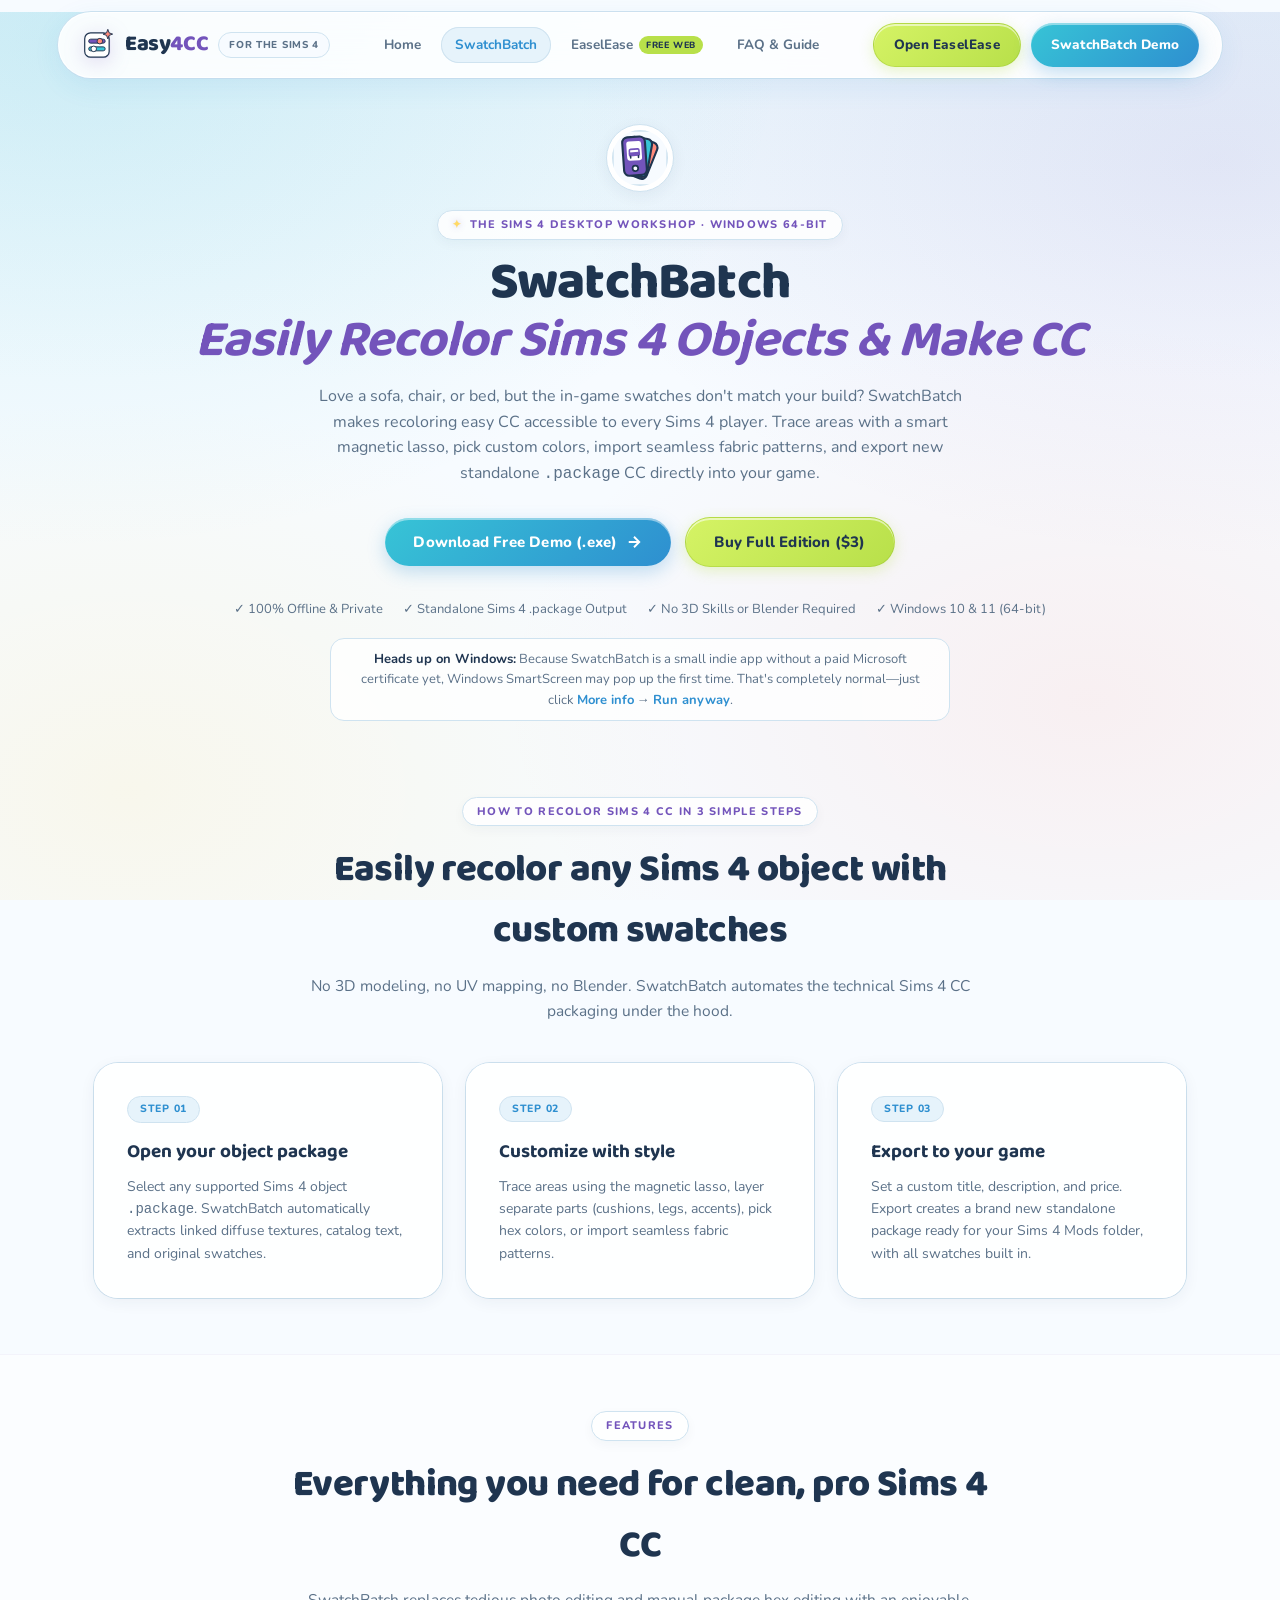
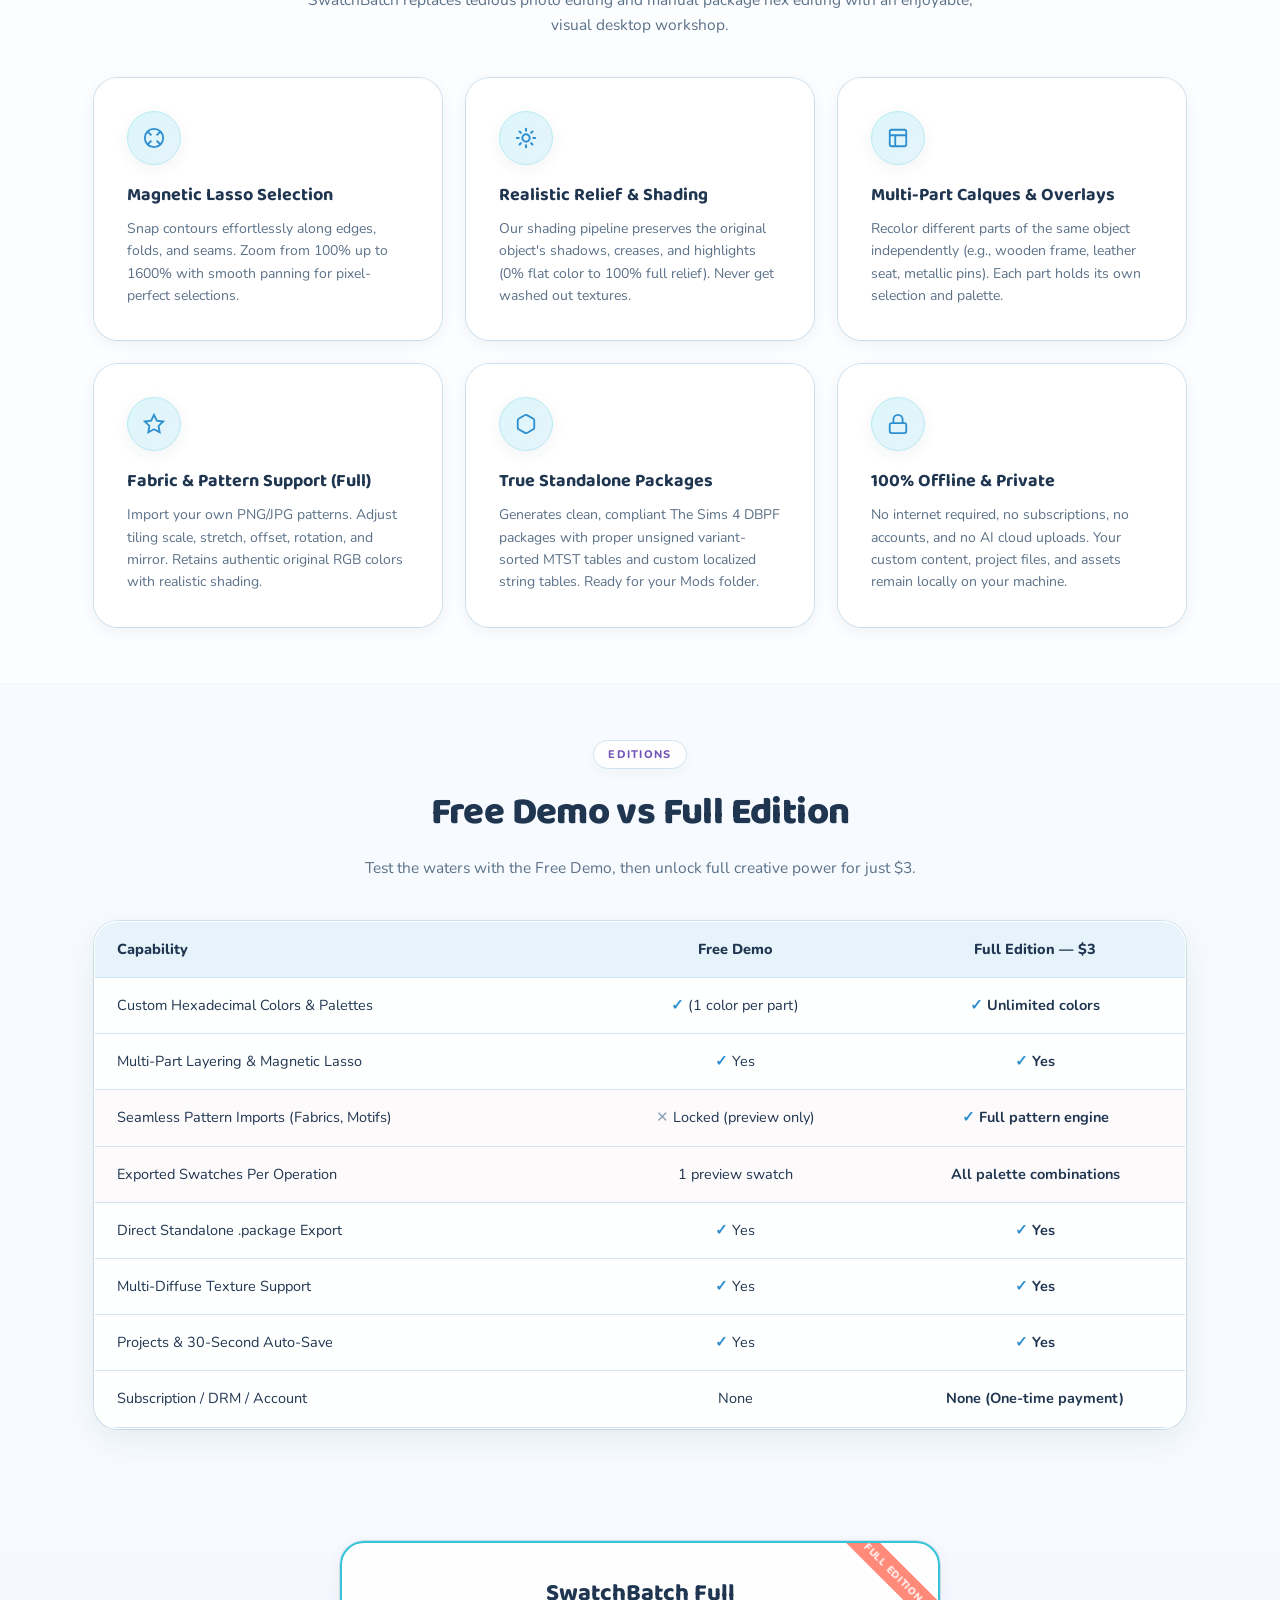
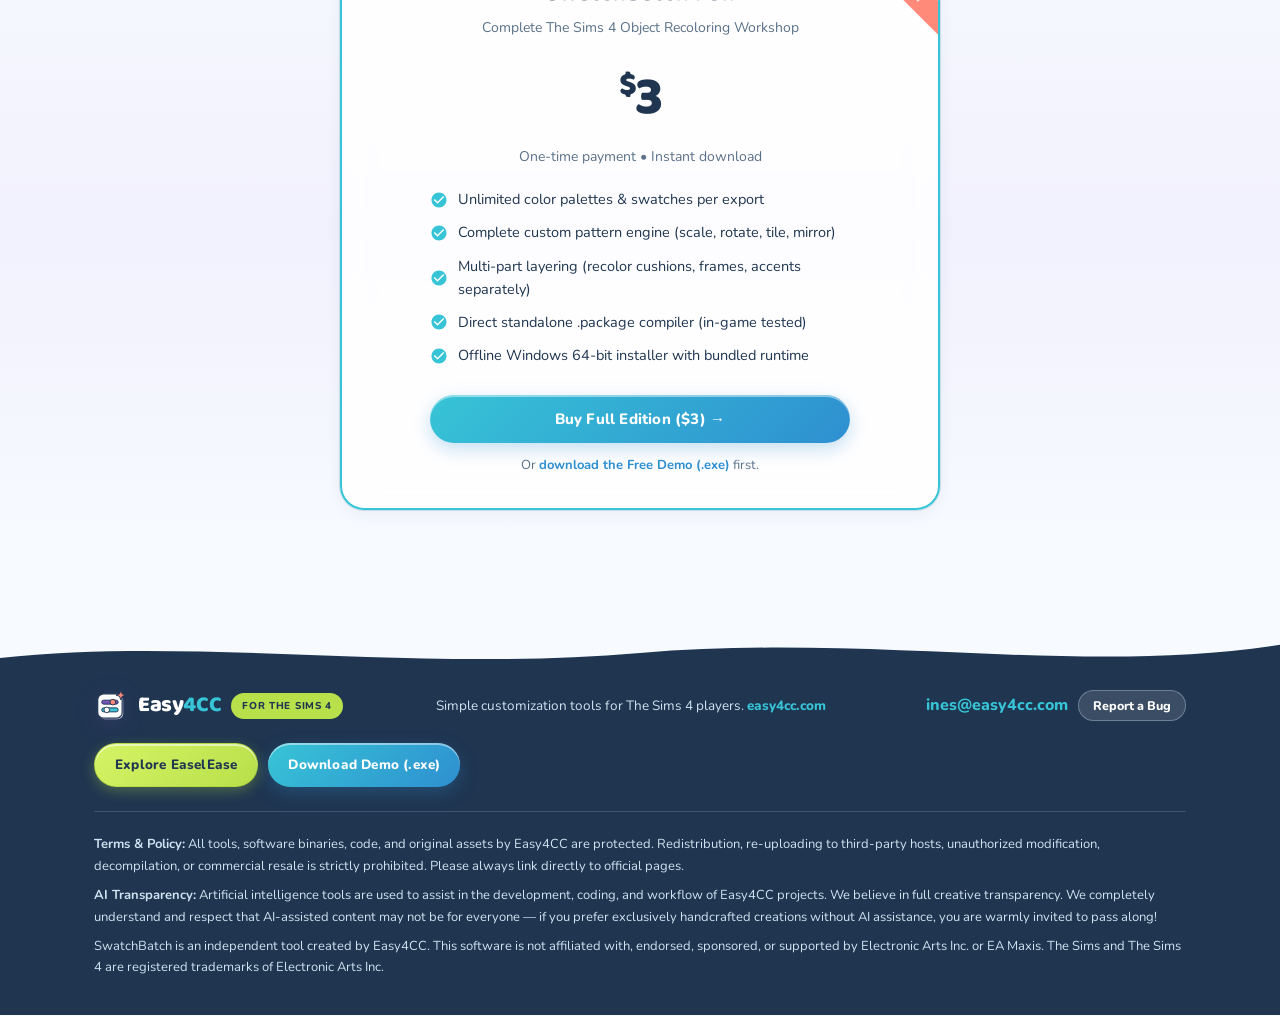
<file: swatchbatch.html>
<!DOCTYPE html>
<html lang="en">
<head>
  <meta charset="UTF-8">
  <meta name="viewport" content="width=device-width, initial-scale=1.0">
  
  <title>SwatchBatch — Easily Recolor Sims 4 Furniture &amp; Make CC | Easy4CC</title>
  <meta name="title" content="SwatchBatch — Easily Recolor Sims 4 Furniture &amp; Make CC | Easy4CC">
  <meta name="description" content="Easily recolor Sims 4 furniture and objects without Blender! SwatchBatch is a beginner-friendly offline Windows tool to recolor easy CC, create custom swatches, and export standalone .package files in minutes.">
  <meta name="keywords" content="easily recolor sims 4, recolor easy cc sims 4, how to recolor sims 4 objects, how to make sims 4 cc, sims 4 recolor tool, sims 4 recolor without blender, sims 4 standalone package, SwatchBatch, Easy4CC">
  <meta name="author" content="Easy4CC">
  <meta name="robots" content="index, follow">
  <meta name="theme-color" content="#37C4D6">
  <link rel="canonical" href="https://easy4cc.com/swatchbatch.html">

  <meta property="og:type" content="website">
  <meta property="og:site_name" content="Easy4CC">
  <meta property="og:locale" content="en_US">
  <meta property="og:url" content="https://easy4cc.com/swatchbatch.html">
  <meta property="og:title" content="SwatchBatch — Easily Recolor Sims 4 Furniture &amp; Make CC">
  <meta property="og:description" content="Easily recolor Sims 4 furniture and objects without Blender! Friendly offline Windows workshop to make custom CC swatches in minutes.">
  <meta property="og:image" content="https://easy4cc.com/assets/swatchbatch/og-swatchbatch.png">
  <meta name="twitter:card" content="summary_large_image">
  <meta name="twitter:title" content="SwatchBatch — Easily Recolor Sims 4 Furniture &amp; Make CC">
  <meta name="twitter:description" content="Easily recolor Sims 4 furniture and objects without Blender! Friendly offline Windows workshop for making Sims 4 CC.">
  <meta name="twitter:image" content="https://easy4cc.com/assets/swatchbatch/og-swatchbatch.png">

  <link rel="icon" href="assets/swatchbatch/swatchbatch-favicon.ico" sizes="any">
  <link rel="icon" type="image/svg+xml" href="assets/swatchbatch/swatchbatch-icon.svg">
  <link rel="preconnect" href="https://fonts.googleapis.com">
  <link rel="preconnect" href="https://fonts.gstatic.com" crossorigin>
  <link href="https://fonts.googleapis.com/css2?family=Baloo+2:wght@600;700;800&family=Nunito:ital,wght@0,400;0,600;0,700;0,800;1,600;1,700&display=swap" rel="stylesheet">
  <link rel="stylesheet" href="style.css">

  <script type="application/ld+json">
  {
    "@context": "https://schema.org",
    "@type": "SoftwareApplication",
    "name": "SwatchBatch",
    "operatingSystem": "Windows 10, Windows 11 (64-bit)",
    "applicationCategory": "DesignApplication",
    "description": "Offline Windows desktop workshop for The Sims 4 players to recolor furniture and object textures into standalone .package CC without Blender.",
    "url": "https://easy4cc.com/swatchbatch.html",
    "offers": {
      "@type": "Offer",
      "price": "0.00",
      "priceCurrency": "EUR",
      "availability": "https://schema.org/InStock",
      "url": "https://github.com/in44es/swatchbatch/releases/latest/download/SwatchBatch-Demo-Setup.exe"
    },
    "author": {
      "@type": "Organization",
      "name": "Easy4CC",
      "url": "https://easy4cc.com/"
    }
  }
  </script>
</head>
<body>
  <a href="#main-content" class="skip-link">Skip to main content</a>

  <!-- Site Header -->
  <header class="site-header">
    <div class="container header-inner">
      <a href="index.html" class="brand" aria-label="Easy4CC homepage">
        <img src="assets/easy4cc/easy4cc-mark.svg" alt="" class="brand-icon" width="38" height="38">
        <span>Easy<span class="brand-accent">4CC</span></span>
        <span class="studio-badge">for the sims 4</span>
      </a>
      
      <nav aria-label="Primary Navigation">
        <ul class="nav-links">
          <li><a href="index.html">Home</a></li>
          <li><a href="swatchbatch.html" class="active" aria-current="page">SwatchBatch</a></li>
          <li><a href="easelease.html">EaselEase <span class="nav-free-pill">FREE WEB</span></a></li>
          <li><a href="faq.html">FAQ & Guide</a></li>
        </ul>
      </nav>

      <div class="header-cta-group" style="display: flex; gap: 10px;">
        <a href="easelease.html" class="btn btn-secondary">Open EaselEase</a>
        <a href="https://github.com/in44es/swatchbatch/releases/latest/download/SwatchBatch-Demo-Setup.exe" class="btn btn-primary" download="SwatchBatch-Demo-Setup.exe">SwatchBatch Demo</a>
      </div>
    </div>
  </header>

  <main id="main-content">
    <!-- Product Hero -->
    <section class="hero" style="padding-bottom: 20px;">
      <div class="container">
        <img src="assets/swatchbatch/swatchbatch-icon.svg" alt="SwatchBatch logo" class="hero-tool-icon" width="64" height="64">
        <div class="eyebrow">
          <span>✦</span> THE SIMS 4 DESKTOP WORKSHOP · WINDOWS 64-BIT
        </div>
        <h1>SwatchBatch<br><em>Easily Recolor Sims 4 Objects &amp; Make CC</em></h1>
        <p class="hero-subtitle">
          Love a sofa, chair, or bed, but the in-game swatches don't match your build? SwatchBatch makes recoloring easy CC accessible to every Sims 4 player. Trace areas with a smart magnetic lasso, pick custom colors, import seamless fabric patterns, and export new standalone <code>.package</code> CC directly into your game.
        </p>

        <div style="display: flex; gap: 14px; justify-content: center; align-items: center; flex-wrap: wrap; margin-bottom: 32px;">
          <a href="https://github.com/in44es/swatchbatch/releases/latest/download/SwatchBatch-Demo-Setup.exe" class="btn btn-primary btn-large" download="SwatchBatch-Demo-Setup.exe">
            Download Free Demo (.exe)
            <svg width="18" height="18" viewBox="0 0 24 24" fill="none" stroke="currentColor" stroke-width="2.5"><path d="M5 12h14M12 5l7 7-7 7"/></svg>
          </a>
          <a href="https://in44es.itch.io/swatchbatchfull" target="_blank" rel="noopener" class="btn btn-secondary btn-large" data-itch-buy="swatchbatchfull">Buy Full Edition ($3)</a>

        </div>

        <div style="display: flex; gap: 20px; justify-content: center; flex-wrap: wrap; font-size: 13px; color: var(--muted);">
          <span>✓ 100% Offline & Private</span>
          <span>✓ Standalone Sims 4 .package Output</span>
          <span>✓ No 3D Skills or Blender Required</span>
          <span>✓ Windows 10 & 11 (64-bit)</span>
        </div>

        <p style="max-width: 620px; margin: 18px auto 0; padding: 10px 16px; border-radius: 14px; background: rgba(255, 255, 255, 0.82); border: 1px solid var(--border-soft); font-size: 13px; color: var(--muted); line-height: 1.55;">
          <strong style="color: var(--ink);">Heads up on Windows:</strong> Because SwatchBatch is a small indie app without a paid Microsoft certificate yet, Windows SmartScreen may pop up the first time. That's completely normal—just click <strong style="color: var(--blue);">More info</strong> &rarr; <strong style="color: var(--blue);">Run anyway</strong>.
        </p>
      </div>
    </section>

    <!-- 3-Step Workflow -->
    <section>
      <div class="container">
        <div class="section-head">
          <div class="eyebrow">HOW TO RECOLOR SIMS 4 CC IN 3 SIMPLE STEPS</div>
          <h2>Easily recolor any Sims 4 object with custom swatches</h2>
          <p>No 3D modeling, no UV mapping, no Blender. SwatchBatch automates the technical Sims 4 CC packaging under the hood.</p>
        </div>

        <div class="workflow-steps-grid">
          <div class="panel step-card">
            <span class="step-badge">STEP 01</span>
            <h3>Open your object package</h3>
            <p>Select any supported Sims 4 object <code>.package</code>. SwatchBatch automatically extracts linked diffuse textures, catalog text, and original swatches.</p>
          </div>
          <div class="panel step-card">
            <span class="step-badge">STEP 02</span>
            <h3>Customize with style</h3>
            <p>Trace areas using the magnetic lasso, layer separate parts (cushions, legs, accents), pick hex colors, or import seamless fabric patterns.</p>
          </div>
          <div class="panel step-card">
            <span class="step-badge">STEP 03</span>
            <h3>Export to your game</h3>
            <p>Set a custom title, description, and price. Export creates a brand new standalone package ready for your Sims 4 Mods folder, with all swatches built in.</p>
          </div>
        </div>
      </div>
    </section>

    <!-- Features Grid -->
    <section style="background: rgba(255,255,255,0.4); border-top: 1px solid rgba(115,84,187,0.06); border-bottom: 1px solid rgba(115,84,187,0.06);">
      <div class="container">
        <div class="section-head">
          <div class="eyebrow">FEATURES</div>
          <h2>Everything you need for clean, pro Sims 4 CC</h2>
          <p>SwatchBatch replaces tedious photo editing and manual package hex editing with an enjoyable, visual desktop workshop.</p>
        </div>

        <div class="features-grid">
          <div class="panel feature-item">
            <div class="feature-icon-box">
              <svg width="22" height="22" viewBox="0 0 24 24" fill="none" stroke="currentColor" stroke-width="2"><circle cx="12" cy="12" r="10"/><path d="m4.93 4.93 4.24 4.24"/><path d="m14.83 9.17 4.24-4.24"/><path d="m14.83 14.83 4.24 4.24"/><path d="m9.17 14.83-4.24 4.24"/></svg>
            </div>
            <h3>Magnetic Lasso Selection</h3>
            <p>Snap contours effortlessly along edges, folds, and seams. Zoom from 100% up to 1600% with smooth panning for pixel-perfect selections.</p>
          </div>

          <div class="panel feature-item">
            <div class="feature-icon-box">
              <svg aria-hidden="true" focusable="false" width="22" height="22" viewBox="0 0 24 24" fill="none" stroke="currentColor" stroke-width="2.2" stroke-linecap="round" stroke-linejoin="round"><circle cx="12" cy="12" r="4"/><path d="M12 2v2"/><path d="M12 20v2"/><path d="m4.93 4.93 1.41 1.41"/><path d="m17.66 17.66 1.41 1.41"/><path d="M2 12h2"/><path d="M20 12h2"/><path d="m6.34 17.66-1.41 1.41"/><path d="m19.07 4.93-1.41 1.41"/></svg>
            </div>
            <h3>Realistic Relief & Shading</h3>
            <p>Our shading pipeline preserves the original object's shadows, creases, and highlights (0% flat color to 100% full relief). Never get washed out textures.</p>
          </div>

          <div class="panel feature-item">
            <div class="feature-icon-box">
              <svg width="22" height="22" viewBox="0 0 24 24" fill="none" stroke="currentColor" stroke-width="2"><rect x="3" y="3" width="18" height="18" rx="2"/><path d="M3 9h18M9 21V9"/></svg>
            </div>
            <h3>Multi-Part Calques & Overlays</h3>
            <p>Recolor different parts of the same object independently (e.g., wooden frame, leather seat, metallic pins). Each part holds its own selection and palette.</p>
          </div>

          <div class="panel feature-item">
            <div class="feature-icon-box">
              <svg width="22" height="22" viewBox="0 0 24 24" fill="none" stroke="currentColor" stroke-width="2"><polygon points="12 2 15.09 8.26 22 9.27 17 14.14 18.18 21.02 12 17.77 5.82 21.02 7 14.14 2 9.27 8.91 8.26 12 2"/></svg>
            </div>
            <h3>Fabric & Pattern Support (Full)</h3>
            <p>Import your own PNG/JPG patterns. Adjust tiling scale, stretch, offset, rotation, and mirror. Retains authentic original RGB colors with realistic shading.</p>
          </div>

          <div class="panel feature-item">
            <div class="feature-icon-box">
              <svg width="22" height="22" viewBox="0 0 24 24" fill="none" stroke="currentColor" stroke-width="2"><path d="M21 16V8a2 2 0 0 0-1-1.73l-7-4a2 2 0 0 0-2 0l-7 4A2 2 0 0 0 3 8v8a2 2 0 0 0 1 1.73l7 4a2 2 0 0 0 2 0l7-4A2 2 0 0 0 21 16z"/></svg>
            </div>
            <h3>True Standalone Packages</h3>
            <p>Generates clean, compliant The Sims 4 DBPF packages with proper unsigned variant-sorted MTST tables and custom localized string tables. Ready for your Mods folder.</p>
          </div>

          <div class="panel feature-item">
            <div class="feature-icon-box">
              <svg width="22" height="22" viewBox="0 0 24 24" fill="none" stroke="currentColor" stroke-width="2"><rect x="3" y="11" width="18" height="11" rx="2" ry="2"/><path d="M7 11V7a5 5 0 0 1 10 0v4"/></svg>
            </div>
            <h3>100% Offline & Private</h3>
            <p>No internet required, no subscriptions, no accounts, and no AI cloud uploads. Your custom content, project files, and assets remain locally on your machine.</p>
          </div>
        </div>
      </div>
    </section>

    <!-- Comparison Table -->
    <section>
      <div class="container">
        <div class="section-head">
          <div class="eyebrow">EDITIONS</div>
          <h2>Free Demo vs Full Edition</h2>
          <p>Test the waters with the Free Demo, then unlock full creative power for just $3.</p>
        </div>

        <div class="table-wrapper">
          <table class="comparison-table">
            <thead>
              <tr>
                <th style="width: 45%;">Capability</th>
                <th style="text-align: center; width: 27.5%;">Free Demo</th>
                <th style="text-align: center; width: 27.5%;">Full Edition — $3</th>
              </tr>
            </thead>
            <tbody>
              <tr>
                <td>Custom Hexadecimal Colors & Palettes</td>
                <td style="text-align: center;"><span class="check-icon">✓</span> (1 color per part)</td>
                <td style="text-align: center;"><span class="check-icon">✓</span> <strong>Unlimited colors</strong></td>
              </tr>
              <tr>
                <td>Multi-Part Layering & Magnetic Lasso</td>
                <td style="text-align: center;"><span class="check-icon">✓</span> Yes</td>
                <td style="text-align: center;"><span class="check-icon">✓</span> <strong>Yes</strong></td>
              </tr>
              <tr style="background: rgba(200,93,120,0.03);">
                <td>Seamless Pattern Imports (Fabrics, Motifs)</td>
                <td style="text-align: center;"><span class="cross-icon">✕</span> Locked (preview only)</td>
                <td style="text-align: center;"><span class="check-icon">✓</span> <strong>Full pattern engine</strong></td>
              </tr>
              <tr style="background: rgba(200,93,120,0.03);">
                <td>Exported Swatches Per Operation</td>
                <td style="text-align: center;">1 preview swatch</td>
                <td style="text-align: center;"><strong>All palette combinations</strong></td>
              </tr>
              <tr>
                <td>Direct Standalone .package Export</td>
                <td style="text-align: center;"><span class="check-icon">✓</span> Yes</td>
                <td style="text-align: center;"><span class="check-icon">✓</span> <strong>Yes</strong></td>
              </tr>
              <tr>
                <td>Multi-Diffuse Texture Support</td>
                <td style="text-align: center;"><span class="check-icon">✓</span> Yes</td>
                <td style="text-align: center;"><span class="check-icon">✓</span> <strong>Yes</strong></td>
              </tr>
              <tr>
                <td>Projects & 30-Second Auto-Save</td>
                <td style="text-align: center;"><span class="check-icon">✓</span> Yes</td>
                <td style="text-align: center;"><span class="check-icon">✓</span> <strong>Yes</strong></td>
              </tr>
              <tr>
                <td>Subscription / DRM / Account</td>
                <td style="text-align: center;">None</td>
                <td style="text-align: center;"><strong>None (One-time payment)</strong></td>
              </tr>
            </tbody>
          </table>
        </div>
      </div>
    </section>

    <!-- Pricing Card -->
    <section style="background: linear-gradient(180deg, transparent, rgba(231,220,250,0.35) 50%, transparent);">
      <div class="container">
        <div class="panel pricing-box">
          <div class="pricing-ribbon">FULL EDITION</div>
          <h3 style="font-size: 24px; font-weight: 750;">SwatchBatch Full</h3>
          <p style="color: var(--muted); font-size: 14px; margin-top: 4px;">Complete The Sims 4 Object Recoloring Workshop</p>
          
          <div class="price-amount">
            <span style="font-size: 32px; vertical-align: super;">$</span>3
          </div>
          <p style="color: var(--muted); font-size: 14px; margin-bottom: 20px;">One-time payment • Instant download</p>




          <ul class="pricing-features-list">
            <li>
              <svg viewBox="0 0 24 24" fill="currentColor"><path d="M12 2C6.48 2 2 6.48 2 12s4.48 10 10 10 10-4.48 10-10S17.52 2 12 2zm-2 15l-5-5 1.41-1.41L10 14.17l7.59-7.59L19 8l-9 9z"/></svg>
              Unlimited color palettes & swatches per export
            </li>
            <li>
              <svg viewBox="0 0 24 24" fill="currentColor"><path d="M12 2C6.48 2 2 6.48 2 12s4.48 10 10 10 10-4.48 10-10S17.52 2 12 2zm-2 15l-5-5 1.41-1.41L10 14.17l7.59-7.59L19 8l-9 9z"/></svg>
              Complete custom pattern engine (scale, rotate, tile, mirror)
            </li>
            <li>
              <svg viewBox="0 0 24 24" fill="currentColor"><path d="M12 2C6.48 2 2 6.48 2 12s4.48 10 10 10 10-4.48 10-10S17.52 2 12 2zm-2 15l-5-5 1.41-1.41L10 14.17l7.59-7.59L19 8l-9 9z"/></svg>
              Multi-part layering (recolor cushions, frames, accents separately)
            </li>
            <li>
              <svg viewBox="0 0 24 24" fill="currentColor"><path d="M12 2C6.48 2 2 6.48 2 12s4.48 10 10 10 10-4.48 10-10S17.52 2 12 2zm-2 15l-5-5 1.41-1.41L10 14.17l7.59-7.59L19 8l-9 9z"/></svg>
              Direct standalone .package compiler (in-game tested)
            </li>
            <li>
              <svg viewBox="0 0 24 24" fill="currentColor"><path d="M12 2C6.48 2 2 6.48 2 12s4.48 10 10 10 10-4.48 10-10S17.52 2 12 2zm-2 15l-5-5 1.41-1.41L10 14.17l7.59-7.59L19 8l-9 9z"/></svg>
              Offline Windows 64-bit installer with bundled runtime
            </li>
          </ul>

          <a href="https://in44es.itch.io/swatchbatchfull" target="_blank" rel="noopener" class="btn btn-primary btn-large" style="width: 100%; max-width: 420px;" data-itch-buy="swatchbatchfull">Buy Full Edition ($3) &rarr;</a>
          <p style="margin-top: 12px; font-size: 13px; color: var(--muted);">Or <a href="https://github.com/in44es/swatchbatch/releases/latest/download/SwatchBatch-Demo-Setup.exe" download="SwatchBatch-Demo-Setup.exe" style="color: var(--blue); font-weight: 700;">download the Free Demo (.exe)</a> first.</p>

        </div>
      </div>
    </section>
  </main>

  <!-- Site Footer -->
  <footer class="site-footer">
    <svg class="footer-wave" viewBox="0 0 1440 56" preserveAspectRatio="none" aria-hidden="true">
      <path d="M0,0 L1440,0 L1440,18 C1220,56 980,4 720,28 C460,52 220,8 0,34 Z" fill="#F7FBFF"/>
    </svg>
    <div class="container">
      <div class="footer-top">
        <div class="brand">
          <img src="assets/easy4cc/easy4cc-mark.svg" alt="" class="brand-icon" width="38" height="38">
          <span>Easy<span class="brand-accent">4CC</span></span>
          <span class="studio-badge">for the sims 4</span>
        </div>
        <p style="font-size: 13.5px; color: #CFE3F0;">
          Simple customization tools for The Sims 4 players. <span style="color: #37C4D6; font-weight: 800;">easy4cc.com</span>
        </p>
        <span style="display:inline-flex;align-items:center;gap:10px;flex-wrap:wrap;margin-left:8px;"><a href="mailto:ines@easy4cc.com" style="color:#37C4D6;font-weight:800;">ines@easy4cc.com</a> <button type="button" class="atelier-bug-btn" data-open-bug-modal>Report a Bug</button></span>
        <div style="display: flex; gap: 10px; align-items: center; flex-wrap: wrap;">
          <a href="easelease.html" class="btn btn-secondary">Explore EaselEase</a>
          <a href="https://github.com/in44es/swatchbatch/releases/latest/download/SwatchBatch-Demo-Setup.exe" class="btn btn-primary" download="SwatchBatch-Demo-Setup.exe">Download Demo (.exe)</a>
        </div>
      </div>

      <div class="footer-disclaimer">
        <p style="margin-bottom: 8px;">
          <strong>Terms &amp; Policy:</strong> All tools, software binaries, code, and original assets by Easy4CC are protected. Redistribution, re-uploading to third-party hosts, unauthorized modification, decompilation, or commercial resale is strictly prohibited. Please always link directly to official pages.
        </p>
        <p style="margin-bottom: 8px;">
          <strong>AI Transparency:</strong> Artificial intelligence tools are used to assist in the development, coding, and workflow of Easy4CC projects. We believe in full creative transparency. We completely understand and respect that AI-assisted content may not be for everyone — if you prefer exclusively handcrafted creations without AI assistance, you are warmly invited to pass along!
        </p>
        <p>
          SwatchBatch is an independent tool created by Easy4CC. This software is not affiliated with, endorsed, sponsored, or supported by Electronic Arts Inc. or EA Maxis. The Sims and The Sims 4 are registered trademarks of Electronic Arts Inc.
        </p>
      </div>
    </div>
  </footer>

  <!-- Cloudflare Web Analytics --><script type='module' src='https://static.cloudflareinsights.com/beacon.min.js' data-cf-beacon='{"token": "da2eead1237949aa8f3573a791b52f8a"}'></script><!-- End Cloudflare Web Analytics -->
  <script src="script.js"></script>
</body>
</html>
</file>
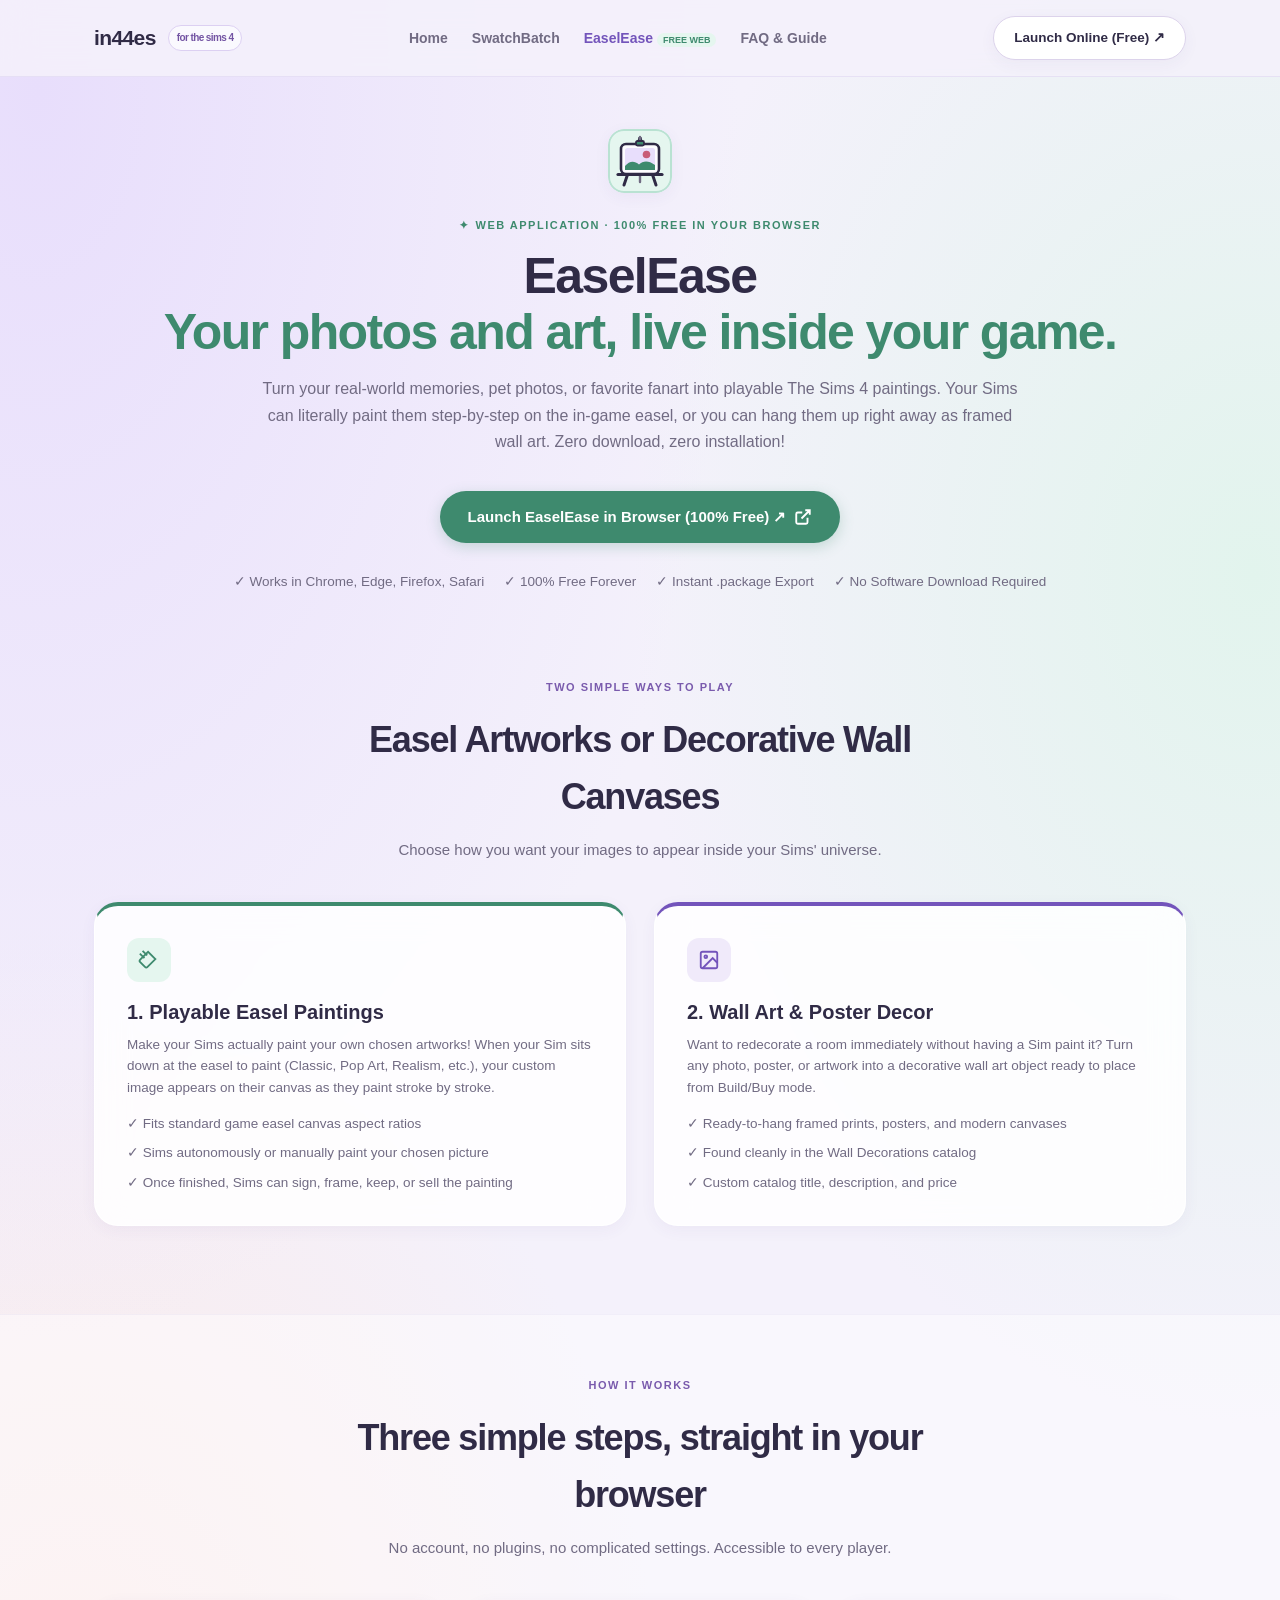
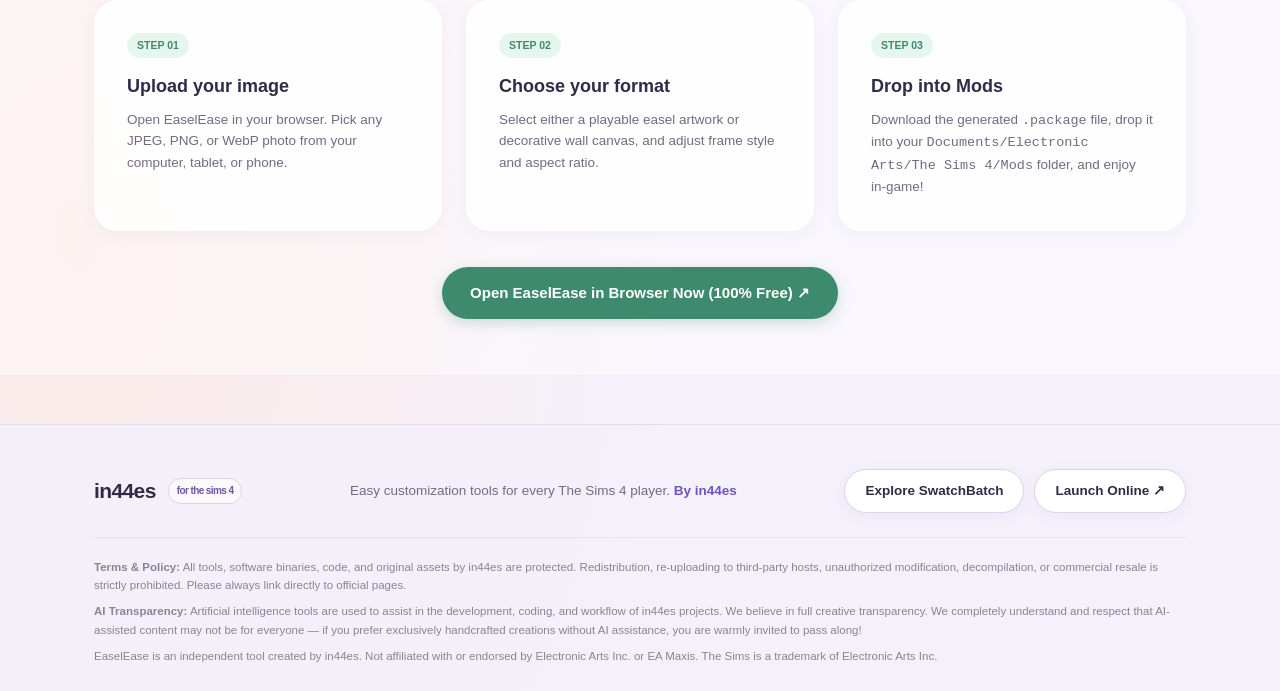
<file: examples/1-studio-hub/easelease.html>
<!DOCTYPE html>
<html lang="en">
<head>
  <meta charset="UTF-8">
  <meta name="viewport" content="width=device-width, initial-scale=1.0">
  
  <!-- SEO Meta Tags -->
  <title>EaselEase — Free The Sims 4 Custom Paintings Web App | in44es</title>
  <meta name="title" content="EaselEase — Free The Sims 4 Custom Paintings Web App | in44es">
  <meta name="description" content="Turn any photo or artwork into playable Sims 4 easel paintings or decorative wall canvases 100% free in your browser. No software to download, no 3D skills needed.">
  <meta name="keywords" content="The Sims 4 custom paintings, Sims 4 easel paintings, Sims 4 wall art CC, EaselEase, in44es, Sims 4 convert image to painting, TS4 painting mod, Sims 4 free CC maker">
  <meta name="author" content="in44es">
  <meta name="robots" content="index, follow">
  <link rel="canonical" href="https://in44es.github.io/swatchbatch/easelease.html">

  <!-- Open Graph / Facebook -->
  <meta property="og:type" content="website">
  <meta property="og:url" content="https://in44es.github.io/swatchbatch/easelease.html">
  <meta property="og:title" content="EaselEase — Turn Images into The Sims 4 Paintings Online">
  <meta property="og:description" content="100% free in-browser tool for The Sims 4 players. Make your Sims paint personal photos live on the easel, or create custom wall posters.">
  <meta property="og:image" content="https://in44es.github.io/swatchbatch/assets/easelease/og-easelease.png">

  <!-- Twitter Card -->
  <meta name="twitter:card" content="summary_large_image">
  <meta name="twitter:title" content="EaselEase — Free The Sims 4 Custom Paintings Maker">
  <meta name="twitter:description" content="Turn any image into Sims 4 easel art or wall canvases directly in your browser.">
  <meta name="twitter:image" content="https://in44es.github.io/swatchbatch/assets/easelease/og-easelease.png">

  <!-- Favicon & Stylesheet -->
  <link rel="icon" href="assets/easelease/easelease-favicon.ico" sizes="any">
  <link rel="icon" type="image/svg+xml" href="assets/easelease/easelease-icon.svg">
  <link rel="stylesheet" href="style.css">

  <!-- Schema.org WebApplication -->
  <script type="application/ld+json">
  {
    "@context": "https://schema.org",
    "@type": "WebApplication",
    "name": "EaselEase",
    "applicationCategory": "DesignApplication",
    "operatingSystem": "All modern web browsers",
    "browserRequirements": "Requires JavaScript. Requires HTML5.",
    "description": "Free web-based tool for The Sims 4 players to turn photos and art into custom wall decorations and playable in-game easel paintings without installing software.",
    "url": "https://in44es.itch.io/easelease",
    "offers": {
      "@type": "Offer",
      "price": "0.00",
      "priceCurrency": "EUR",
      "availability": "https://schema.org/InStock",
      "url": "https://in44es.itch.io/easelease"
    },
    "author": {
      "@type": "Person",
      "name": "in44es"
    }
  }
  </script>
</head>
<body>

  <!-- Site Header -->
  <header class="site-header">
    <div class="container header-inner">
      <a href="index.html" class="brand" aria-label="in44es homepage">
        <span>in44es</span>
        <span class="studio-badge">for the sims 4</span>
      </a>
      
      <nav aria-label="Primary Navigation">
        <ul class="nav-links">
          <li><a href="index.html">Home</a></li>
          <li><a href="swatchbatch.html">SwatchBatch</a></li>
          <li><a href="easelease.html" class="active">EaselEase <span class="nav-free-pill">FREE WEB</span></a></li>
          <li><a href="faq.html">FAQ & Guide</a></li>
        </ul>
      </nav>

      <div class="header-cta-group" style="display: flex; gap: 10px;">
        <a href="https://in44es.itch.io/easelease" class="btn btn-secondary" target="_blank" rel="noopener">Launch Online (Free) ↗</a>
      </div>
    </div>
  </header>

  <main>
    <!-- Tool Hero -->
    <section class="hero" style="padding-bottom: 24px;">
      <div class="container">
        <img src="assets/easelease/easelease-icon.svg" alt="EaselEase logo" class="hero-tool-icon" width="64" height="64">
        <div class="eyebrow" style="color: var(--green);">
          <span>✦</span> WEB APPLICATION · 100% FREE IN YOUR BROWSER
        </div>
        <h1>EaselEase<br><em style="color: var(--green);">Your photos and art, live inside your game.</em></h1>
        <p class="hero-subtitle">
          Turn your real-world memories, pet photos, or favorite fanart into playable The Sims 4 paintings. Your Sims can literally paint them step-by-step on the in-game easel, or you can hang them up right away as framed wall art. Zero download, zero installation!
        </p>

        <div style="display: flex; gap: 14px; justify-content: center; align-items: center; flex-wrap: wrap; margin-bottom: 28px;">
          <a href="https://in44es.itch.io/easelease" class="btn btn-green btn-large" target="_blank" rel="noopener">
            Launch EaselEase in Browser (100% Free) ↗
            <svg width="18" height="18" viewBox="0 0 24 24" fill="none" stroke="currentColor" stroke-width="2.5"><path d="M18 13v6a2 2 0 0 1-2 2H5a2 2 0 0 1-2-2V8a2 2 0 0 1 2-2h6M15 3h6v6M10 14L21 3"/></svg>
          </a>
        </div>

        <div style="display: flex; gap: 20px; justify-content: center; flex-wrap: wrap; font-size: 13.5px; color: var(--muted);">
          <span>✓ Works in Chrome, Edge, Firefox, Safari</span>
          <span>✓ 100% Free Forever</span>
          <span>✓ Instant .package Export</span>
          <span>✓ No Software Download Required</span>
        </div>
      </div>
    </section>

    <!-- Two Modes Explained -->
    <section>
      <div class="container">
        <div class="section-head">
          <div class="eyebrow">TWO SIMPLE WAYS TO PLAY</div>
          <h2>Easel Artworks or Decorative Wall Canvases</h2>
          <p>Choose how you want your images to appear inside your Sims' universe.</p>
        </div>

        <div class="flagship-grid">
          <div class="panel feature-item" style="border-top: 4px solid var(--green);">
            <div class="feature-icon-box green-box">
              <svg width="22" height="22" viewBox="0 0 24 24" fill="none" stroke="currentColor" stroke-width="2"><path d="m19 11-8-8-8.6 8.6a2 2 0 0 0 0 2.8l5.2 5.2c.8.8 2 .8 2.8 0L19 11Z"/><path d="m5 2 5 5"/><path d="m2 5 5 5"/></svg>
            </div>
            <h3 style="font-size: 20px;">1. Playable Easel Paintings</h3>
            <p style="margin-bottom: 14px;">
              Make your Sims actually paint your own chosen artworks! When your Sim sits down at the easel to paint (Classic, Pop Art, Realism, etc.), your custom image appears on their canvas as they paint stroke by stroke.
            </p>
            <ul style="list-style: none; display: flex; flex-direction: column; gap: 8px; font-size: 13.5px; color: var(--muted); padding-left: 0;">
              <li>✓ Fits standard game easel canvas aspect ratios</li>
              <li>✓ Sims autonomously or manually paint your chosen picture</li>
              <li>✓ Once finished, Sims can sign, frame, keep, or sell the painting</li>
            </ul>
          </div>

          <div class="panel feature-item" style="border-top: 4px solid var(--primary);">
            <div class="feature-icon-box">
              <svg width="22" height="22" viewBox="0 0 24 24" fill="none" stroke="currentColor" stroke-width="2"><rect x="3" y="3" width="18" height="18" rx="2"/><circle cx="8.5" cy="8.5" r="1.5"/><path d="m21 15-5-5L5 21"/></svg>
            </div>
            <h3 style="font-size: 20px;">2. Wall Art & Poster Decor</h3>
            <p style="margin-bottom: 14px;">
              Want to redecorate a room immediately without having a Sim paint it? Turn any photo, poster, or artwork into a decorative wall art object ready to place from Build/Buy mode.
            </p>
            <ul style="list-style: none; display: flex; flex-direction: column; gap: 8px; font-size: 13.5px; color: var(--muted); padding-left: 0;">
              <li>✓ Ready-to-hang framed prints, posters, and modern canvases</li>
              <li>✓ Found cleanly in the Wall Decorations catalog</li>
              <li>✓ Custom catalog title, description, and price</li>
            </ul>
          </div>
        </div>
      </div>
    </section>

    <!-- 3-Step Guide -->
    <section style="background: rgba(255,255,255,0.4); border-top: 1px solid rgba(115,84,187,0.06); border-bottom: 1px solid rgba(115,84,187,0.06);">
      <div class="container">
        <div class="section-head">
          <div class="eyebrow">HOW IT WORKS</div>
          <h2>Three simple steps, straight in your browser</h2>
          <p>No account, no plugins, no complicated settings. Accessible to every player.</p>
        </div>

        <div class="workflow-steps-grid">
          <div class="panel step-card">
            <span class="step-badge" style="background: var(--green-soft); color: var(--green);">STEP 01</span>
            <h3>Upload your image</h3>
            <p>Open EaselEase in your browser. Pick any JPEG, PNG, or WebP photo from your computer, tablet, or phone.</p>
          </div>
          <div class="panel step-card">
            <span class="step-badge" style="background: var(--green-soft); color: var(--green);">STEP 02</span>
            <h3>Choose your format</h3>
            <p>Select either a playable easel artwork or decorative wall canvas, and adjust frame style and aspect ratio.</p>
          </div>
          <div class="panel step-card">
            <span class="step-badge" style="background: var(--green-soft); color: var(--green);">STEP 03</span>
            <h3>Drop into Mods</h3>
            <p>Download the generated <code>.package</code> file, drop it into your <code>Documents/Electronic Arts/The Sims 4/Mods</code> folder, and enjoy in-game!</p>
          </div>
        </div>

        <div style="text-align: center; margin-top: 36px;">
          <a href="https://in44es.itch.io/easelease" class="btn btn-green btn-large" target="_blank" rel="noopener">
            Open EaselEase in Browser Now (100% Free) ↗
          </a>
        </div>
      </div>
    </section>
  </main>

  <!-- Site Footer -->
  <footer class="site-footer">
    <div class="container">
      <div class="footer-top">
        <div class="brand">
          <span>in44es</span>
          <span class="studio-badge">for the sims 4</span>
        </div>
        <p style="font-size: 13.5px; color: var(--muted);">
          Easy customization tools for every The Sims 4 player. <span style="color: var(--primary); font-weight: 600;">By in44es</span>
        </p>
        <div style="display: flex; gap: 10px; align-items: center; flex-wrap: wrap;">
          <a href="swatchbatch.html" class="btn btn-secondary">Explore SwatchBatch</a>
          <a href="https://in44es.itch.io/easelease" class="btn btn-secondary" target="_blank" rel="noopener">Launch Online ↗</a>
        </div>
      </div>

      <div class="footer-disclaimer">
        <p style="margin-bottom: 8px;">
          <strong>Terms &amp; Policy:</strong> All tools, software binaries, code, and original assets by in44es are protected. Redistribution, re-uploading to third-party hosts, unauthorized modification, decompilation, or commercial resale is strictly prohibited. Please always link directly to official pages.
        </p>
        <p style="margin-bottom: 8px;">
          <strong>AI Transparency:</strong> Artificial intelligence tools are used to assist in the development, coding, and workflow of in44es projects. We believe in full creative transparency. We completely understand and respect that AI-assisted content may not be for everyone — if you prefer exclusively handcrafted creations without AI assistance, you are warmly invited to pass along!
        </p>
        <p>
          EaselEase is an independent tool created by in44es. Not affiliated with or endorsed by Electronic Arts Inc. or EA Maxis. The Sims is a trademark of Electronic Arts Inc.
        </p>
      </div>
    </div>
  </footer>

</body>
</html>
</file>
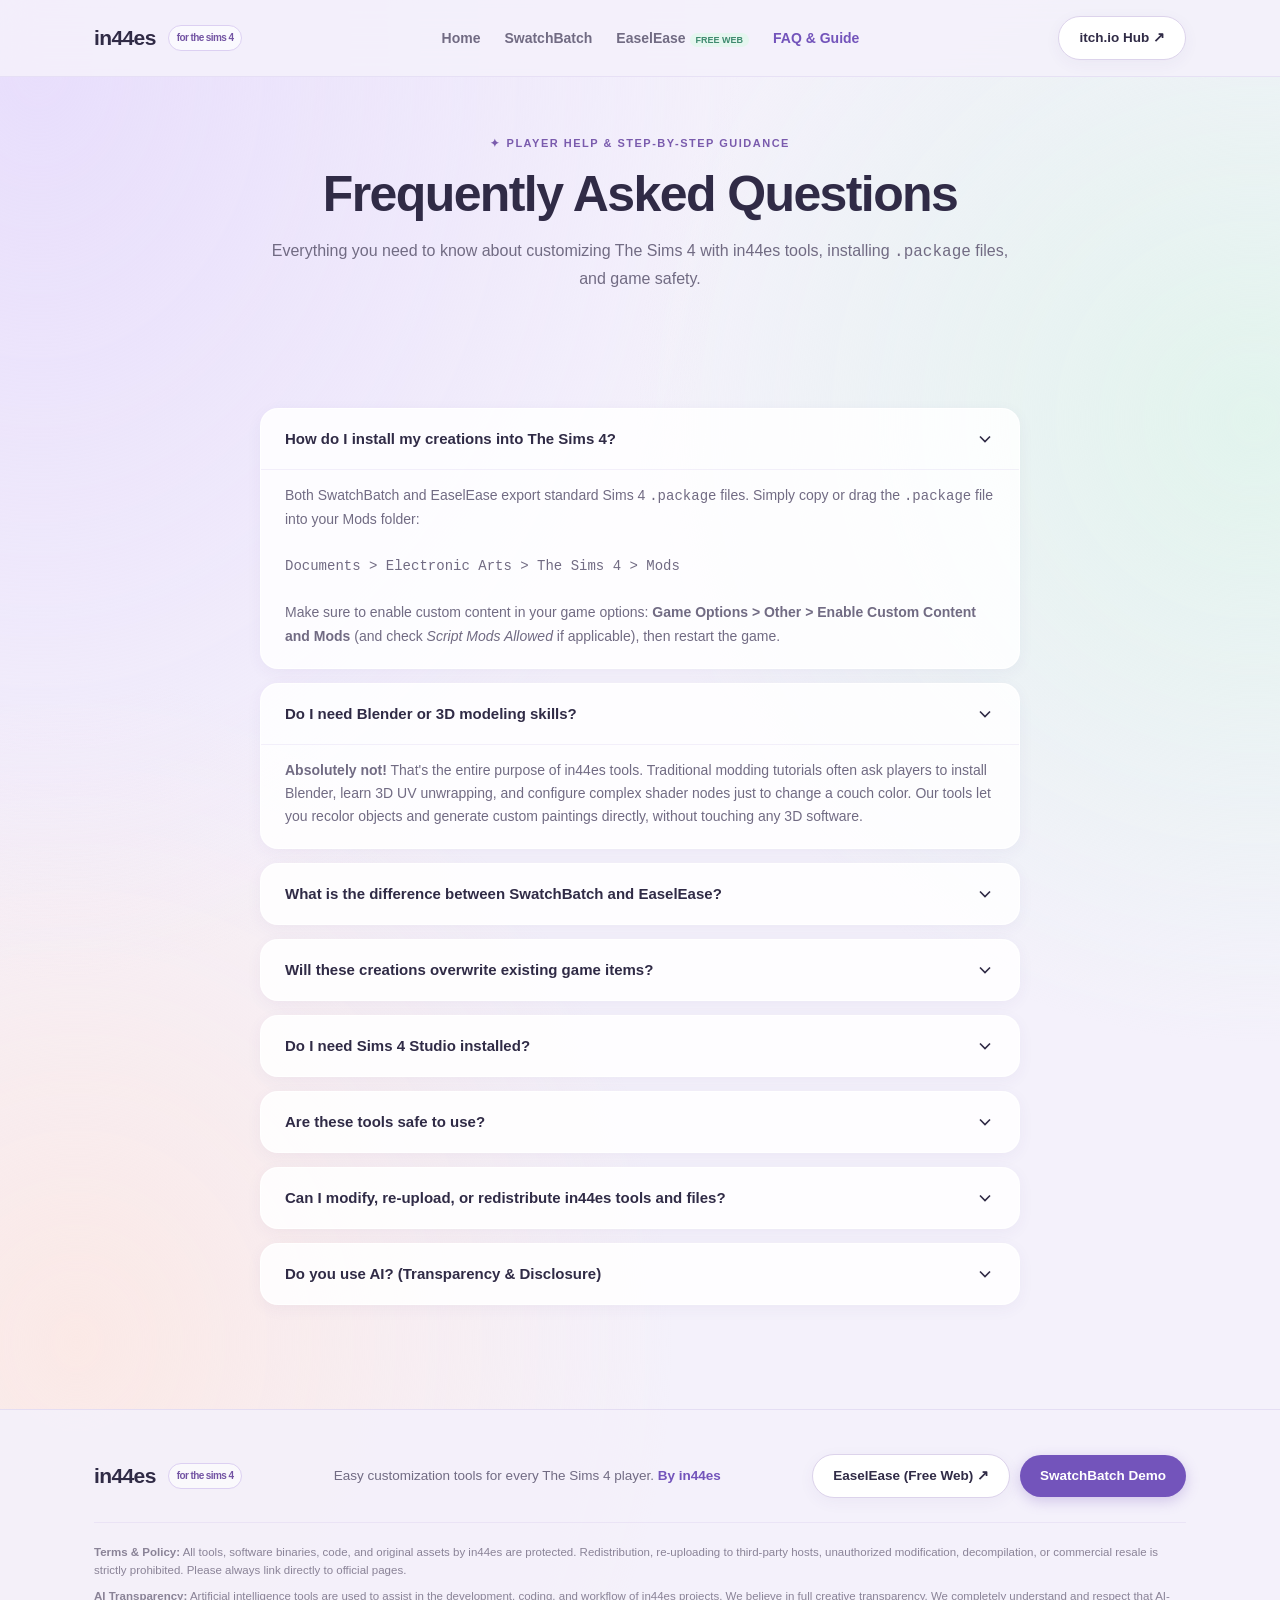
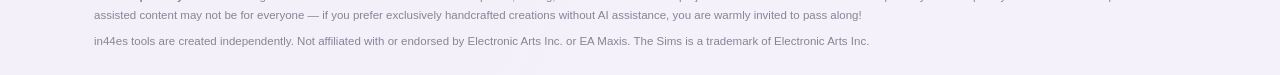
<file: examples/1-studio-hub/faq.html>
<!DOCTYPE html>
<html lang="en">
<head>
  <meta charset="UTF-8">
  <meta name="viewport" content="width=device-width, initial-scale=1.0">
  
  <!-- SEO Meta Tags -->
  <title>FAQ & Guide — Easy The Sims 4 Customization | in44es</title>
  <meta name="title" content="FAQ & Guide — Easy The Sims 4 Customization | in44es">
  <meta name="description" content="Frequently asked questions about SwatchBatch and EaselEase. Learn how to install .package files in The Sims 4 Mods folder, personalize furniture, and create paintings without Blender.">
  <meta name="keywords" content="The Sims 4 FAQ, Sims 4 how to install mods, Sims 4 where is mods folder, Sims 4 recolor guide, Sims 4 custom paintings help, TS4 package guide, in44es FAQ">
  <meta name="author" content="in44es">
  <meta name="robots" content="index, follow">
  <link rel="canonical" href="https://in44es.github.io/swatchbatch/faq.html">

  <!-- Favicon & Stylesheet -->
  <link rel="icon" href="favicon.ico" sizes="any">
  <link rel="stylesheet" href="style.css">
</head>
<body>

  <!-- Site Header -->
  <header class="site-header">
    <div class="container header-inner">
      <a href="index.html" class="brand" aria-label="in44es homepage">
        <span>in44es</span>
        <span class="studio-badge">for the sims 4</span>
      </a>
      
      <nav aria-label="Primary Navigation">
        <ul class="nav-links">
          <li><a href="index.html">Home</a></li>
          <li><a href="swatchbatch.html">SwatchBatch</a></li>
          <li><a href="easelease.html">EaselEase <span class="nav-free-pill">FREE WEB</span></a></li>
          <li><a href="faq.html" class="active">FAQ & Guide</a></li>
        </ul>
      </nav>

      <div class="header-cta-group" style="display: flex; gap: 10px;">
        <a href="https://in44es.itch.io" class="btn btn-secondary" target="_blank" rel="noopener">itch.io Hub ↗</a>
      </div>
    </div>
  </header>

  <main>
    <section class="hero" style="padding-bottom: 24px;">
      <div class="container">
        <div class="eyebrow">
          <span>✦</span> PLAYER HELP & STEP-BY-STEP GUIDANCE
        </div>
        <h1>Frequently Asked Questions</h1>
        <p class="hero-subtitle">
          Everything you need to know about customizing The Sims 4 with in44es tools, installing <code>.package</code> files, and game safety.
        </p>
      </div>
    </section>

    <section>
      <div class="container">
        <div class="faq-grid">
          <details class="faq-item" open>
            <summary>
              <span>How do I install my creations into The Sims 4?</span>
              <svg width="20" height="20" viewBox="0 0 24 24" fill="none" stroke="currentColor" stroke-width="2"><path d="m6 9 6 6 6-6"/></svg>
            </summary>
            <div class="faq-content">
              Both SwatchBatch and EaselEase export standard Sims 4 <code>.package</code> files. Simply copy or drag the <code>.package</code> file into your Mods folder:
              <br><br>
              <code>Documents &gt; Electronic Arts &gt; The Sims 4 &gt; Mods</code>
              <br><br>
              Make sure to enable custom content in your game options:
              <strong>Game Options &gt; Other &gt; Enable Custom Content and Mods</strong> (and check <em>Script Mods Allowed</em> if applicable), then restart the game.
            </div>
          </details>

          <details class="faq-item" open>
            <summary>
              <span>Do I need Blender or 3D modeling skills?</span>
              <svg width="20" height="20" viewBox="0 0 24 24" fill="none" stroke="currentColor" stroke-width="2"><path d="m6 9 6 6 6-6"/></svg>
            </summary>
            <div class="faq-content">
              <strong>Absolutely not!</strong> That's the entire purpose of in44es tools. Traditional modding tutorials often ask players to install Blender, learn 3D UV unwrapping, and configure complex shader nodes just to change a couch color. Our tools let you recolor objects and generate custom paintings directly, without touching any 3D software.
            </div>
          </details>

          <details class="faq-item">
            <summary>
              <span>What is the difference between SwatchBatch and EaselEase?</span>
              <svg width="20" height="20" viewBox="0 0 24 24" fill="none" stroke="currentColor" stroke-width="2"><path d="m6 9 6 6 6-6"/></svg>
            </summary>
            <div class="faq-content">
              <strong>SwatchBatch</strong> is an offline desktop app (Windows 64-bit) focused on recoloring existing furniture and objects (couches, beds, chairs, kitchen counters). It features magnetic lasso selection, fabric pattern tiling, and shading preservation.
              <br><br>
              <strong>EaselEase</strong> is a 100% free web app that runs right in your browser (no installation). It turns any image or photo into paintings that your Sims can paint live on the easel during gameplay, or into decorative wall art.
            </div>
          </details>

          <details class="faq-item">
            <summary>
              <span>Will these creations overwrite existing game items?</span>
              <svg width="20" height="20" viewBox="0 0 24 24" fill="none" stroke="currentColor" stroke-width="2"><path d="m6 9 6 6 6-6"/></svg>
            </summary>
            <div class="faq-content">
              No! For SwatchBatch, creations are exported as standalone catalog packages with their own unique catalog thumbnails and color swatches. They sit alongside the original game furniture, so nothing is replaced or lost.
              <br><br>
              For EaselEase, wall canvases are also standalone decor objects. Easel paintings integrate neatly into the existing easel painting repertoire of your Sims.
            </div>
          </details>

          <details class="faq-item">
            <summary>
              <span>Do I need Sims 4 Studio installed?</span>
              <svg width="20" height="20" viewBox="0 0 24 24" fill="none" stroke="currentColor" stroke-width="2"><path d="m6 9 6 6 6-6"/></svg>
            </summary>
            <div class="faq-content">
              For <strong>SwatchBatch</strong>, you only use Sims 4 Studio for 10 seconds initially to clone the object package you wish to recolor (via "Create 3D Mesh"). SwatchBatch handles the rest and exports the final package. It even includes a quick shortcut button to open your export in Sims 4 Studio if you want to inspect it.
              <br><br>
              For <strong>EaselEase</strong>, you do not need Sims 4 Studio at all! The package is assembled directly online in your browser.
            </div>
          </details>

          <details class="faq-item">
            <summary>
              <span>Are these tools safe to use?</span>
              <svg width="20" height="20" viewBox="0 0 24 24" fill="none" stroke="currentColor" stroke-width="2"><path d="m6 9 6 6 6-6"/></svg>
            </summary>
            <div class="faq-content">
              Yes, 100%. No account creation, no trackers, no subscriptions. SwatchBatch operates completely offline on your PC, and EaselEase processes your images directly in your browser.
            </div>
          </details>

          <details class="faq-item">
            <summary>
              <span>Can I modify, re-upload, or redistribute in44es tools and files?</span>
              <svg width="20" height="20" viewBox="0 0 24 24" fill="none" stroke="currentColor" stroke-width="2"><path d="m6 9 6 6 6-6"/></svg>
            </summary>
            <div class="faq-content">
              <strong>No.</strong> All in44es software binaries, scripts, website code, and original assets are strictly protected. Redistribution, re-uploading to third-party file hosts (SimsFileShare, Mega, Patreon, etc.), unauthorized modification, decompilation, or commercial resale is strictly prohibited. Please always share direct links to our official pages.
              <br><br>
              <em>Note:</em> The custom <code>.package</code> creations and recolors that <strong>you</strong> generate with our tools are entirely yours to enjoy and share with other players!
            </div>
          </details>

          <details class="faq-item">
            <summary>
              <span>Do you use AI? (Transparency & Disclosure)</span>
              <svg width="20" height="20" viewBox="0 0 24 24" fill="none" stroke="currentColor" stroke-width="2"><path d="m6 9 6 6 6-6"/></svg>
            </summary>
            <div class="faq-content">
              <strong>Yes, and we believe in being 100% transparent about it.</strong> Generative AI tools are utilized as creative and technical assistants in our coding, scripting, and development workflow.
              <br><br>
              We are well aware that AI is a controversial topic in gaming and creative communities, and that some players prefer creations made strictly without any AI assistance. We completely respect that point of view: if AI-assisted projects aren't what you're looking for, no hard feelings at all, and you are warmly invited to pass along!
            </div>
          </details>
        </div>
      </div>
    </section>
  </main>

  <!-- Site Footer -->
  <footer class="site-footer">
    <div class="container">
      <div class="footer-top">
        <div class="brand">
          <span>in44es</span>
          <span class="studio-badge">for the sims 4</span>
        </div>
        <p style="font-size: 13.5px; color: var(--muted);">
          Easy customization tools for every The Sims 4 player. <span style="color: var(--primary); font-weight: 600;">By in44es</span>
        </p>
        <div style="display: flex; gap: 10px; align-items: center; flex-wrap: wrap;">
          <a href="https://in44es.itch.io/easelease" class="btn btn-secondary" target="_blank" rel="noopener">EaselEase (Free Web) ↗</a>
          <a href="https://in44es.itch.io/swatchbatchdemo" class="btn btn-primary" target="_blank" rel="noopener">SwatchBatch Demo</a>
        </div>
      </div>

      <div class="footer-disclaimer">
        <p style="margin-bottom: 8px;">
          <strong>Terms &amp; Policy:</strong> All tools, software binaries, code, and original assets by in44es are protected. Redistribution, re-uploading to third-party hosts, unauthorized modification, decompilation, or commercial resale is strictly prohibited. Please always link directly to official pages.
        </p>
        <p style="margin-bottom: 8px;">
          <strong>AI Transparency:</strong> Artificial intelligence tools are used to assist in the development, coding, and workflow of in44es projects. We believe in full creative transparency. We completely understand and respect that AI-assisted content may not be for everyone — if you prefer exclusively handcrafted creations without AI assistance, you are warmly invited to pass along!
        </p>
        <p>
          in44es tools are created independently. Not affiliated with or endorsed by Electronic Arts Inc. or EA Maxis. The Sims is a trademark of Electronic Arts Inc.
        </p>
      </div>
    </div>
  </footer>

</body>
</html>
</file>
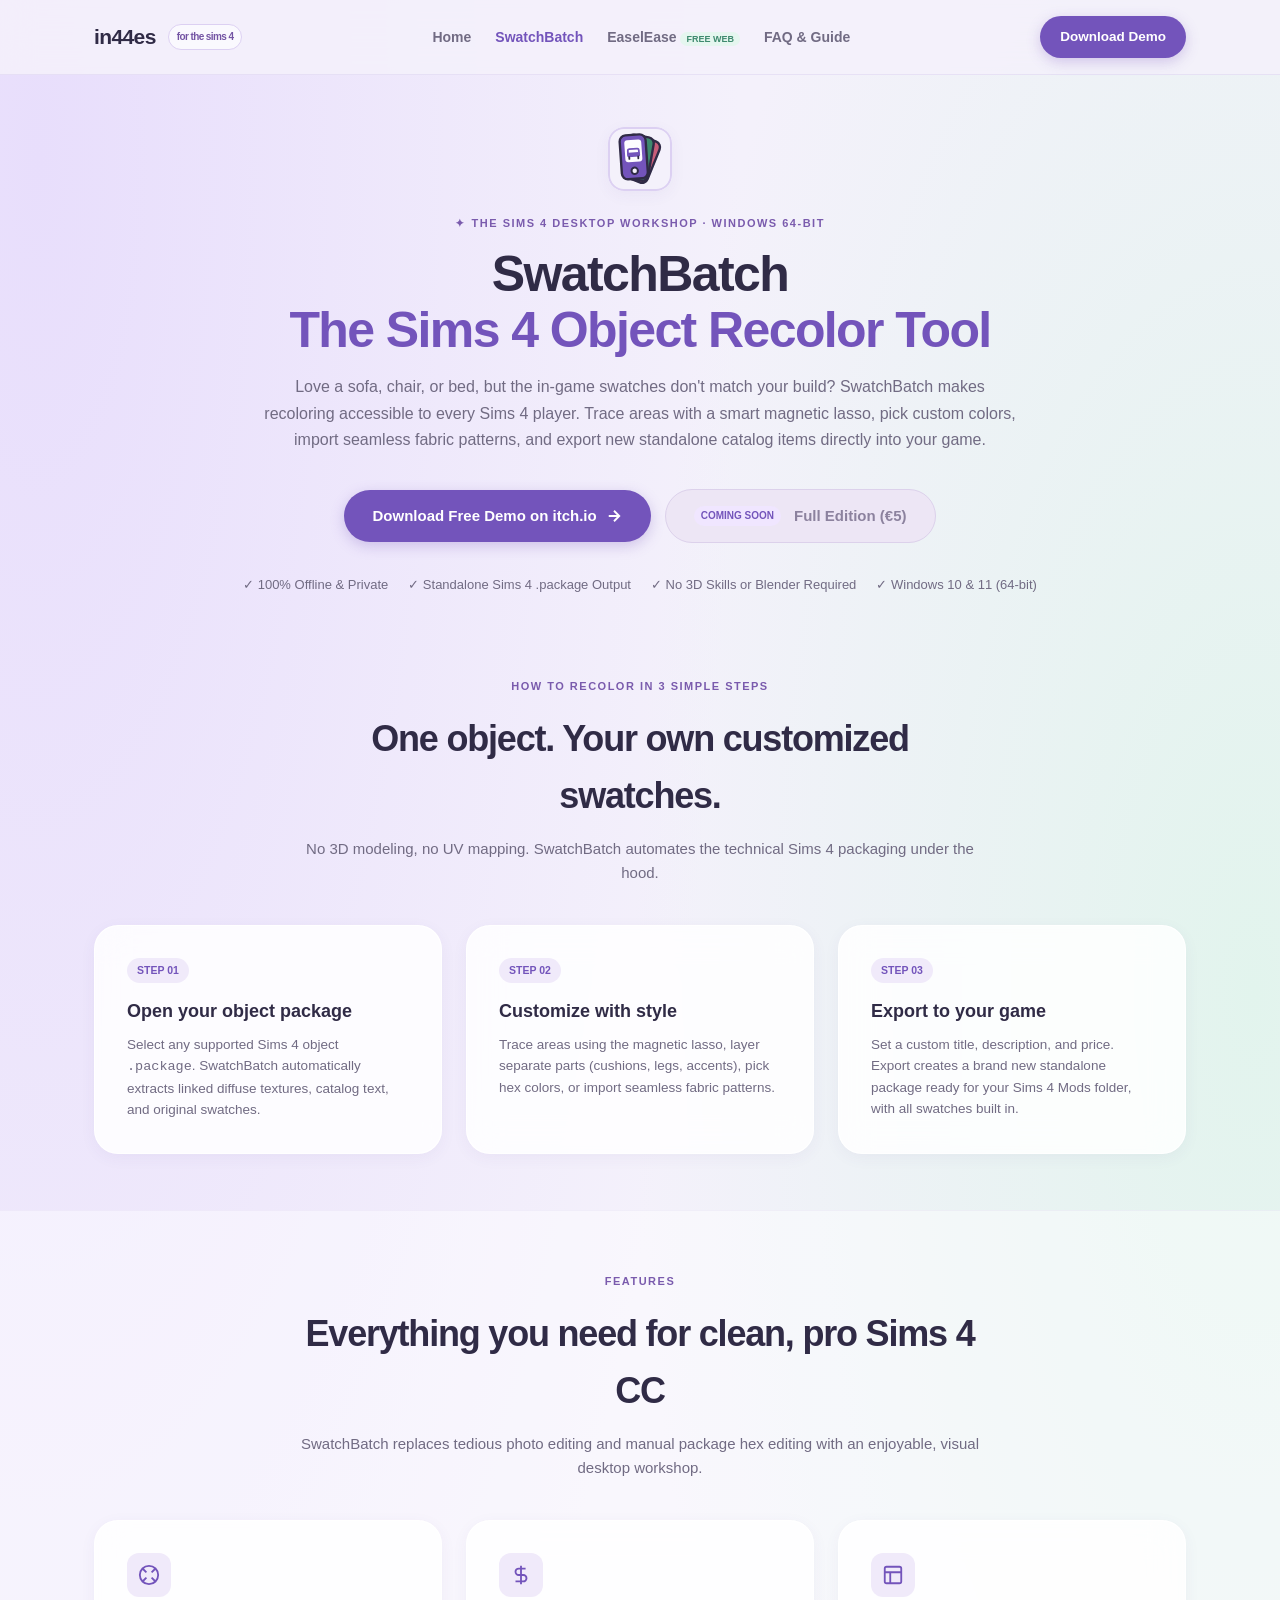
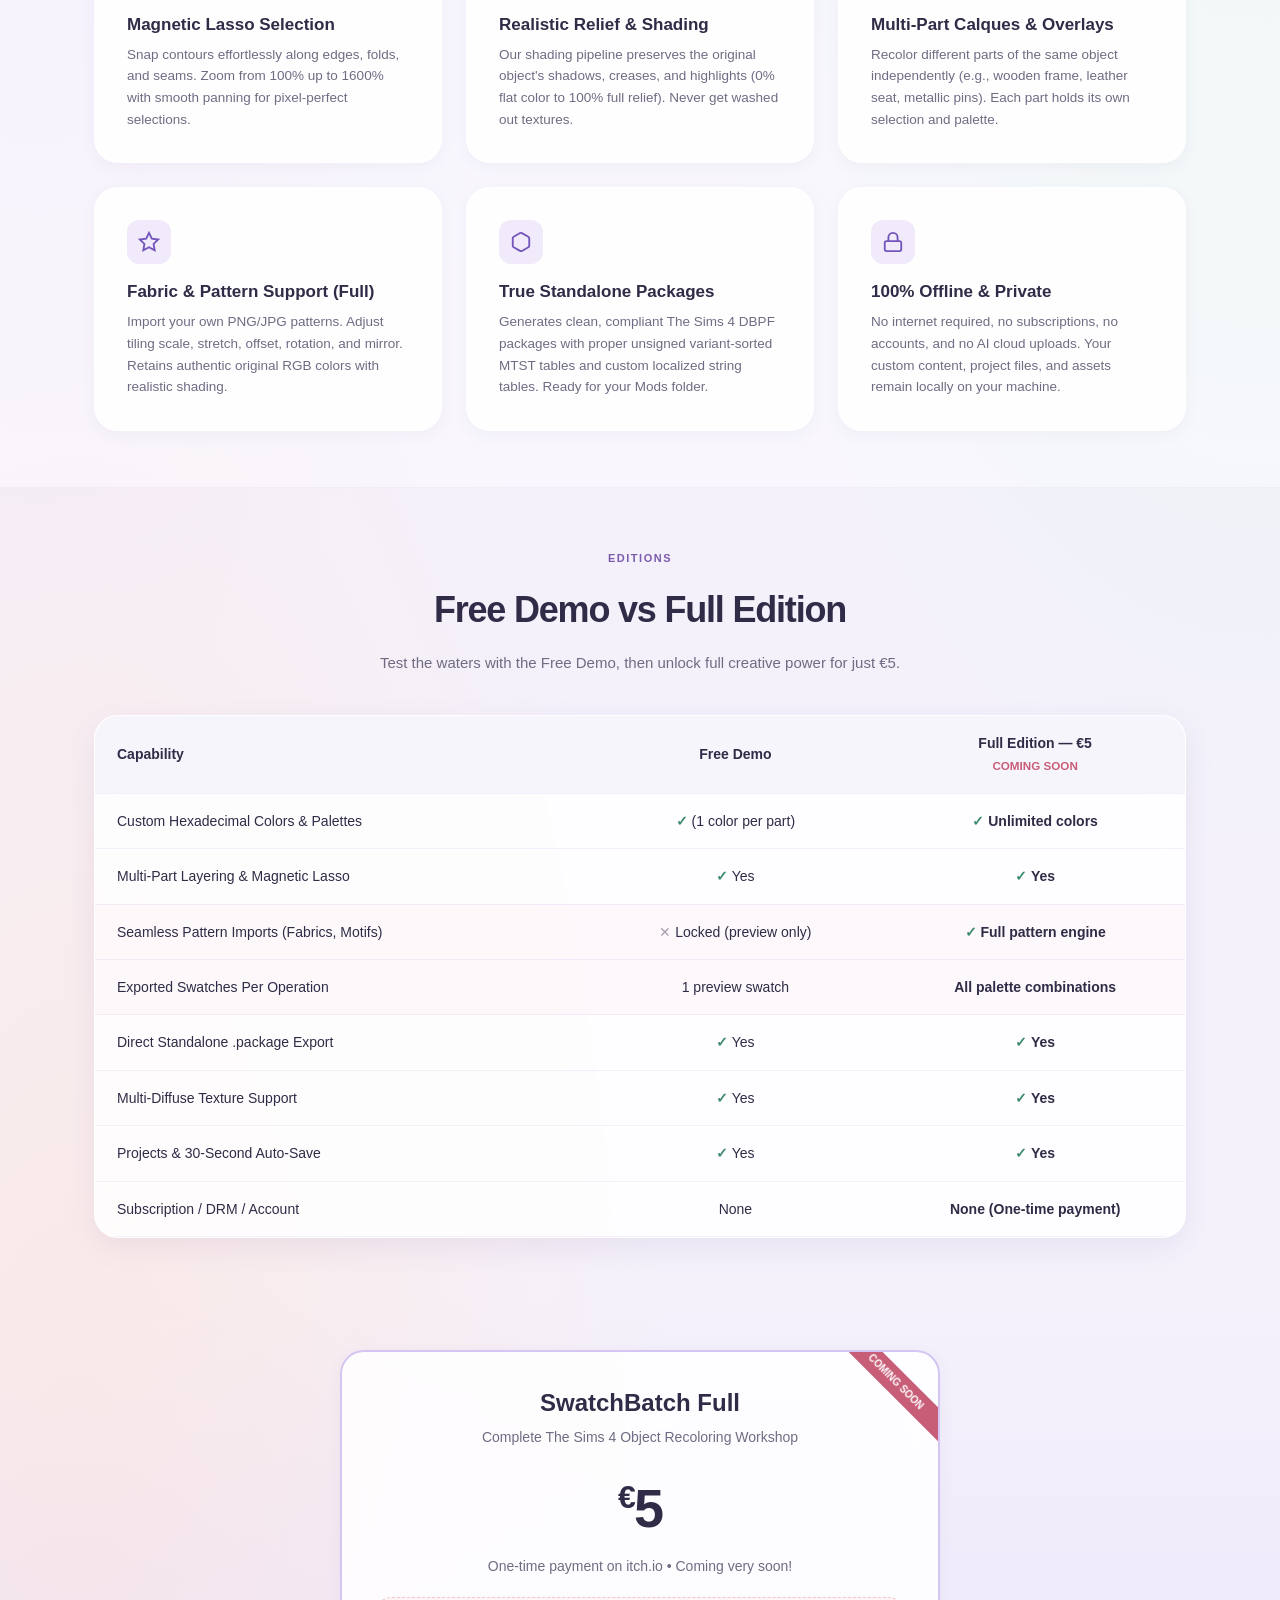
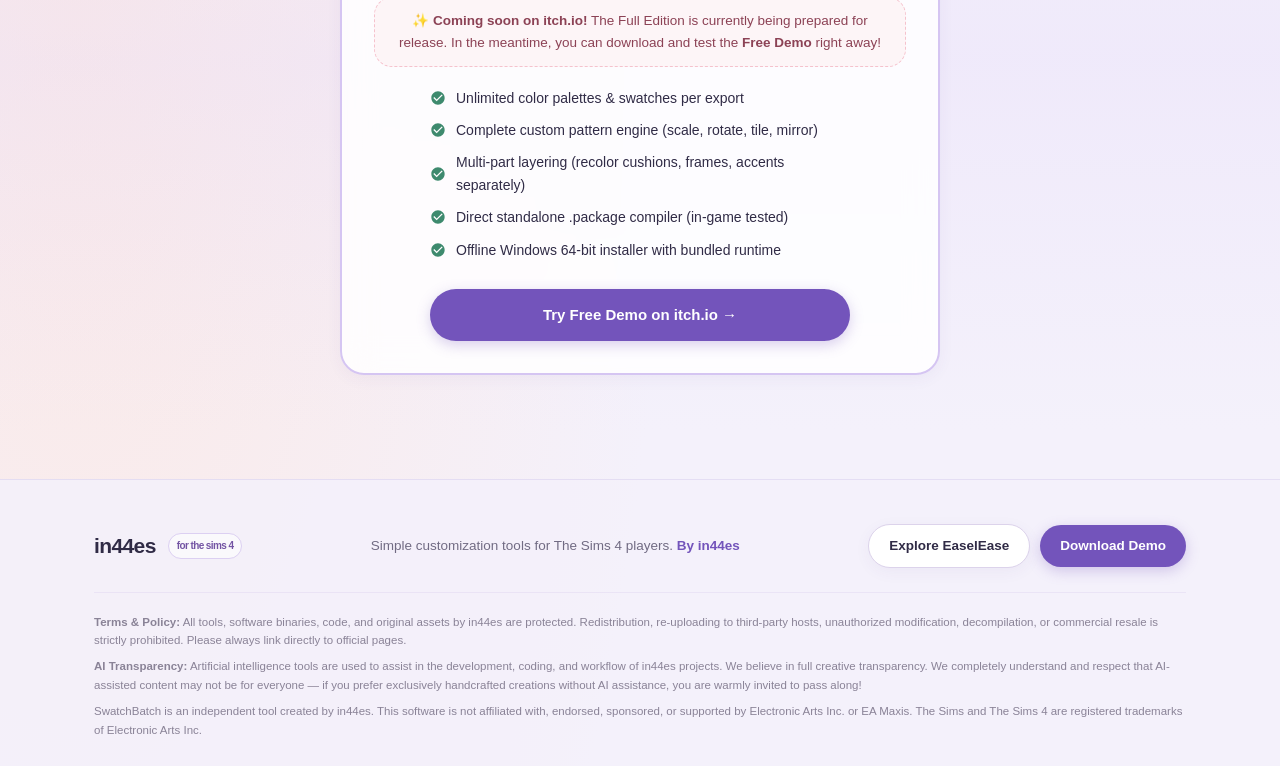
<file: examples/1-studio-hub/swatchbatch.html>
<!DOCTYPE html>
<html lang="en">
<head>
  <meta charset="UTF-8">
  <meta name="viewport" content="width=device-width, initial-scale=1.0">
  
  <title>SwatchBatch — Easy The Sims 4 Object Recolor Tool for Players | in44es</title>
  <meta name="title" content="SwatchBatch — Easy The Sims 4 Object Recolor Tool for Players | in44es">
  <meta name="description" content="Recolor The Sims 4 furniture and objects easily without Blender! SwatchBatch is a friendly offline Windows workshop for players to create custom swatches and standalone .package CC in minutes.">
  <meta name="keywords" content="The Sims 4 recolor tool, Sims 4 recolor objects, Sims 4 custom content easy, SwatchBatch, in44es, Sims 4 standalone package, Sims 4 recolor without Blender, personalize Sims 4 furniture, TS4 recoloring software">
  <meta name="author" content="in44es">
  <meta name="robots" content="index, follow">
  <link rel="canonical" href="https://in44es.github.io/swatchbatch/swatchbatch.html">

  <meta property="og:type" content="website">
  <meta property="og:url" content="https://in44es.github.io/swatchbatch/swatchbatch.html">
  <meta property="og:title" content="SwatchBatch — Easy The Sims 4 Object Recolor Tool for Players">
  <meta property="og:description" content="Recolor The Sims 4 furniture and objects easily without Blender! SwatchBatch is a friendly offline Windows workshop for players.">
  <meta property="og:image" content="https://in44es.github.io/swatchbatch/assets/swatchbatch/og-swatchbatch.png">
  <meta name="twitter:card" content="summary_large_image">
  <meta name="twitter:image" content="https://in44es.github.io/swatchbatch/assets/swatchbatch/og-swatchbatch.png">

  <link rel="icon" href="assets/swatchbatch/swatchbatch-favicon.ico" sizes="any">
  <link rel="icon" type="image/svg+xml" href="assets/swatchbatch/swatchbatch-icon.svg">
  <link rel="stylesheet" href="style.css">
</head>
<body>

  <!-- Site Header -->
  <header class="site-header">
    <div class="container header-inner">
      <a href="index.html" class="brand">
        <span>in44es</span>
        <span class="studio-badge">for the sims 4</span>
      </a>
      
      <nav aria-label="Primary Navigation">
        <ul class="nav-links">
          <li><a href="index.html">Home</a></li>
          <li><a href="swatchbatch.html" class="active">SwatchBatch</a></li>
          <li><a href="easelease.html">EaselEase <span class="nav-free-pill">FREE WEB</span></a></li>
          <li><a href="faq.html">FAQ & Guide</a></li>
        </ul>
      </nav>

      <div class="header-cta-group" style="display: flex; gap: 10px;">
        <a href="https://in44es.itch.io/swatchbatchdemo" class="btn btn-primary" target="_blank" rel="noopener">Download Demo</a>
      </div>
    </div>
  </header>

  <main>
    <!-- Product Hero -->
    <section class="hero" style="padding-bottom: 20px;">
      <div class="container">
        <img src="assets/swatchbatch/swatchbatch-icon.svg" alt="SwatchBatch logo" class="hero-tool-icon" width="64" height="64">
        <div class="eyebrow">
          <span>✦</span> THE SIMS 4 DESKTOP WORKSHOP · WINDOWS 64-BIT
        </div>
        <h1>SwatchBatch<br><em>The Sims 4 Object Recolor Tool</em></h1>
        <p class="hero-subtitle">
          Love a sofa, chair, or bed, but the in-game swatches don't match your build? SwatchBatch makes recoloring accessible to every Sims 4 player. Trace areas with a smart magnetic lasso, pick custom colors, import seamless fabric patterns, and export new standalone catalog items directly into your game.
        </p>

        <div style="display: flex; gap: 14px; justify-content: center; align-items: center; flex-wrap: wrap; margin-bottom: 32px;">
          <a href="https://in44es.itch.io/swatchbatchdemo" class="btn btn-primary btn-large" target="_blank" rel="noopener">
            Download Free Demo on itch.io
            <svg width="18" height="18" viewBox="0 0 24 24" fill="none" stroke="currentColor" stroke-width="2.5"><path d="M5 12h14M12 5l7 7-7 7"/></svg>
          </a>
          <span class="btn btn-disabled btn-large" aria-disabled="true">
            <span class="badge-pill-inline">Coming Soon</span> Full Edition (€5)
          </span>
        </div>

        <div style="display: flex; gap: 20px; justify-content: center; flex-wrap: wrap; font-size: 13px; color: var(--muted);">
          <span>✓ 100% Offline & Private</span>
          <span>✓ Standalone Sims 4 .package Output</span>
          <span>✓ No 3D Skills or Blender Required</span>
          <span>✓ Windows 10 & 11 (64-bit)</span>
        </div>
      </div>
    </section>

    <!-- 3-Step Workflow -->
    <section>
      <div class="container">
        <div class="section-head">
          <div class="eyebrow">HOW TO RECOLOR IN 3 SIMPLE STEPS</div>
          <h2>One object. Your own customized swatches.</h2>
          <p>No 3D modeling, no UV mapping. SwatchBatch automates the technical Sims 4 packaging under the hood.</p>
        </div>

        <div class="workflow-steps-grid">
          <div class="panel step-card">
            <span class="step-badge">STEP 01</span>
            <h3>Open your object package</h3>
            <p>Select any supported Sims 4 object <code>.package</code>. SwatchBatch automatically extracts linked diffuse textures, catalog text, and original swatches.</p>
          </div>
          <div class="panel step-card">
            <span class="step-badge">STEP 02</span>
            <h3>Customize with style</h3>
            <p>Trace areas using the magnetic lasso, layer separate parts (cushions, legs, accents), pick hex colors, or import seamless fabric patterns.</p>
          </div>
          <div class="panel step-card">
            <span class="step-badge">STEP 03</span>
            <h3>Export to your game</h3>
            <p>Set a custom title, description, and price. Export creates a brand new standalone package ready for your Sims 4 Mods folder, with all swatches built in.</p>
          </div>
        </div>
      </div>
    </section>

    <!-- Features Grid -->
    <section style="background: rgba(255,255,255,0.4); border-top: 1px solid rgba(115,84,187,0.06); border-bottom: 1px solid rgba(115,84,187,0.06);">
      <div class="container">
        <div class="section-head">
          <div class="eyebrow">FEATURES</div>
          <h2>Everything you need for clean, pro Sims 4 CC</h2>
          <p>SwatchBatch replaces tedious photo editing and manual package hex editing with an enjoyable, visual desktop workshop.</p>
        </div>

        <div class="features-grid">
          <div class="panel feature-item">
            <div class="feature-icon-box">
              <svg width="22" height="22" viewBox="0 0 24 24" fill="none" stroke="currentColor" stroke-width="2"><circle cx="12" cy="12" r="10"/><path d="m4.93 4.93 4.24 4.24"/><path d="m14.83 9.17 4.24-4.24"/><path d="m14.83 14.83 4.24 4.24"/><path d="m9.17 14.83-4.24 4.24"/></svg>
            </div>
            <h3>Magnetic Lasso Selection</h3>
            <p>Snap contours effortlessly along edges, folds, and seams. Zoom from 100% up to 1600% with smooth panning for pixel-perfect selections.</p>
          </div>

          <div class="panel feature-item">
            <div class="feature-icon-box">
              <svg width="22" height="22" viewBox="0 0 24 24" fill="none" stroke="currentColor" stroke-width="2"><path d="M12 2v20M17 5H9.5a3.5 3.5 0 0 0 0 7h5a3.5 3.5 0 0 1 0 7H6"/></svg>
            </div>
            <h3>Realistic Relief & Shading</h3>
            <p>Our shading pipeline preserves the original object's shadows, creases, and highlights (0% flat color to 100% full relief). Never get washed out textures.</p>
          </div>

          <div class="panel feature-item">
            <div class="feature-icon-box">
              <svg width="22" height="22" viewBox="0 0 24 24" fill="none" stroke="currentColor" stroke-width="2"><rect x="3" y="3" width="18" height="18" rx="2"/><path d="M3 9h18M9 21V9"/></svg>
            </div>
            <h3>Multi-Part Calques & Overlays</h3>
            <p>Recolor different parts of the same object independently (e.g., wooden frame, leather seat, metallic pins). Each part holds its own selection and palette.</p>
          </div>

          <div class="panel feature-item">
            <div class="feature-icon-box">
              <svg width="22" height="22" viewBox="0 0 24 24" fill="none" stroke="currentColor" stroke-width="2"><polygon points="12 2 15.09 8.26 22 9.27 17 14.14 18.18 21.02 12 17.77 5.82 21.02 7 14.14 2 9.27 8.91 8.26 12 2"/></svg>
            </div>
            <h3>Fabric & Pattern Support (Full)</h3>
            <p>Import your own PNG/JPG patterns. Adjust tiling scale, stretch, offset, rotation, and mirror. Retains authentic original RGB colors with realistic shading.</p>
          </div>

          <div class="panel feature-item">
            <div class="feature-icon-box">
              <svg width="22" height="22" viewBox="0 0 24 24" fill="none" stroke="currentColor" stroke-width="2"><path d="M21 16V8a2 2 0 0 0-1-1.73l-7-4a2 2 0 0 0-2 0l-7 4A2 2 0 0 0 3 8v8a2 2 0 0 0 1 1.73l7 4a2 2 0 0 0 2 0l7-4A2 2 0 0 0 21 16z"/></svg>
            </div>
            <h3>True Standalone Packages</h3>
            <p>Generates clean, compliant The Sims 4 DBPF packages with proper unsigned variant-sorted MTST tables and custom localized string tables. Ready for your Mods folder.</p>
          </div>

          <div class="panel feature-item">
            <div class="feature-icon-box">
              <svg width="22" height="22" viewBox="0 0 24 24" fill="none" stroke="currentColor" stroke-width="2"><rect x="3" y="11" width="18" height="11" rx="2" ry="2"/><path d="M7 11V7a5 5 0 0 1 10 0v4"/></svg>
            </div>
            <h3>100% Offline & Private</h3>
            <p>No internet required, no subscriptions, no accounts, and no AI cloud uploads. Your custom content, project files, and assets remain locally on your machine.</p>
          </div>
        </div>
      </div>
    </section>

    <!-- Comparison Table -->
    <section>
      <div class="container">
        <div class="section-head">
          <div class="eyebrow">EDITIONS</div>
          <h2>Free Demo vs Full Edition</h2>
          <p>Test the waters with the Free Demo, then unlock full creative power for just €5.</p>
        </div>

        <div class="table-wrapper">
          <table class="comparison-table">
            <thead>
              <tr>
                <th style="width: 45%;">Capability</th>
                <th style="text-align: center; width: 27.5%;">Free Demo</th>
                <th style="text-align: center; width: 27.5%;">Full Edition — €5 <br><small style="color: var(--accent); font-weight: 700;">COMING SOON</small></th>
              </tr>
            </thead>
            <tbody>
              <tr>
                <td>Custom Hexadecimal Colors & Palettes</td>
                <td style="text-align: center;"><span class="check-icon">✓</span> (1 color per part)</td>
                <td style="text-align: center;"><span class="check-icon">✓</span> <strong>Unlimited colors</strong></td>
              </tr>
              <tr>
                <td>Multi-Part Layering & Magnetic Lasso</td>
                <td style="text-align: center;"><span class="check-icon">✓</span> Yes</td>
                <td style="text-align: center;"><span class="check-icon">✓</span> <strong>Yes</strong></td>
              </tr>
              <tr style="background: rgba(200,93,120,0.03);">
                <td>Seamless Pattern Imports (Fabrics, Motifs)</td>
                <td style="text-align: center;"><span class="cross-icon">✕</span> Locked (preview only)</td>
                <td style="text-align: center;"><span class="check-icon">✓</span> <strong>Full pattern engine</strong></td>
              </tr>
              <tr style="background: rgba(200,93,120,0.03);">
                <td>Exported Swatches Per Operation</td>
                <td style="text-align: center;">1 preview swatch</td>
                <td style="text-align: center;"><strong>All palette combinations</strong></td>
              </tr>
              <tr>
                <td>Direct Standalone .package Export</td>
                <td style="text-align: center;"><span class="check-icon">✓</span> Yes</td>
                <td style="text-align: center;"><span class="check-icon">✓</span> <strong>Yes</strong></td>
              </tr>
              <tr>
                <td>Multi-Diffuse Texture Support</td>
                <td style="text-align: center;"><span class="check-icon">✓</span> Yes</td>
                <td style="text-align: center;"><span class="check-icon">✓</span> <strong>Yes</strong></td>
              </tr>
              <tr>
                <td>Projects & 30-Second Auto-Save</td>
                <td style="text-align: center;"><span class="check-icon">✓</span> Yes</td>
                <td style="text-align: center;"><span class="check-icon">✓</span> <strong>Yes</strong></td>
              </tr>
              <tr>
                <td>Subscription / DRM / Account</td>
                <td style="text-align: center;">None</td>
                <td style="text-align: center;"><strong>None (One-time payment)</strong></td>
              </tr>
            </tbody>
          </table>
        </div>
      </div>
    </section>

    <!-- Pricing Card -->
    <section style="background: linear-gradient(180deg, transparent, rgba(231,220,250,0.35) 50%, transparent);">
      <div class="container">
        <div class="panel pricing-box">
          <div class="pricing-ribbon">COMING SOON</div>
          <h3 style="font-size: 24px; font-weight: 750;">SwatchBatch Full</h3>
          <p style="color: var(--muted); font-size: 14px; margin-top: 4px;">Complete The Sims 4 Object Recoloring Workshop</p>
          
          <div class="price-amount">
            <span style="font-size: 32px; vertical-align: super;">€</span>5
          </div>
          <p style="color: var(--muted); font-size: 14px; margin-bottom: 20px;">One-time payment on itch.io • Coming very soon!</p>

          <div class="coming-soon-banner">
            <strong>✨ Coming soon on itch.io!</strong> The Full Edition is currently being prepared for release. In the meantime, you can download and test the <strong>Free Demo</strong> right away!
          </div>

          <ul class="pricing-features-list">
            <li>
              <svg viewBox="0 0 24 24" fill="currentColor"><path d="M12 2C6.48 2 2 6.48 2 12s4.48 10 10 10 10-4.48 10-10S17.52 2 12 2zm-2 15l-5-5 1.41-1.41L10 14.17l7.59-7.59L19 8l-9 9z"/></svg>
              Unlimited color palettes & swatches per export
            </li>
            <li>
              <svg viewBox="0 0 24 24" fill="currentColor"><path d="M12 2C6.48 2 2 6.48 2 12s4.48 10 10 10 10-4.48 10-10S17.52 2 12 2zm-2 15l-5-5 1.41-1.41L10 14.17l7.59-7.59L19 8l-9 9z"/></svg>
              Complete custom pattern engine (scale, rotate, tile, mirror)
            </li>
            <li>
              <svg viewBox="0 0 24 24" fill="currentColor"><path d="M12 2C6.48 2 2 6.48 2 12s4.48 10 10 10 10-4.48 10-10S17.52 2 12 2zm-2 15l-5-5 1.41-1.41L10 14.17l7.59-7.59L19 8l-9 9z"/></svg>
              Multi-part layering (recolor cushions, frames, accents separately)
            </li>
            <li>
              <svg viewBox="0 0 24 24" fill="currentColor"><path d="M12 2C6.48 2 2 6.48 2 12s4.48 10 10 10 10-4.48 10-10S17.52 2 12 2zm-2 15l-5-5 1.41-1.41L10 14.17l7.59-7.59L19 8l-9 9z"/></svg>
              Direct standalone .package compiler (in-game tested)
            </li>
            <li>
              <svg viewBox="0 0 24 24" fill="currentColor"><path d="M12 2C6.48 2 2 6.48 2 12s4.48 10 10 10 10-4.48 10-10S17.52 2 12 2zm-2 15l-5-5 1.41-1.41L10 14.17l7.59-7.59L19 8l-9 9z"/></svg>
              Offline Windows 64-bit installer with bundled runtime
            </li>
          </ul>

          <a href="https://in44es.itch.io/swatchbatchdemo" class="btn btn-primary btn-large" style="width: 100%; max-width: 420px;" target="_blank" rel="noopener">
            Try Free Demo on itch.io &rarr;
          </a>
        </div>
      </div>
    </section>
  </main>

  <!-- Site Footer -->
  <footer class="site-footer">
    <div class="container">
      <div class="footer-top">
        <div class="brand">
          <span>in44es</span>
          <span class="studio-badge">for the sims 4</span>
        </div>
        <p style="font-size: 13.5px; color: var(--muted);">
          Simple customization tools for The Sims 4 players. <span style="color: var(--primary); font-weight: 600;">By in44es</span>
        </p>
        <div style="display: flex; gap: 10px; align-items: center; flex-wrap: wrap;">
          <a href="easelease.html" class="btn btn-secondary">Explore EaselEase</a>
          <a href="https://in44es.itch.io/swatchbatchdemo" class="btn btn-primary" target="_blank" rel="noopener">Download Demo</a>
        </div>
      </div>

      <div class="footer-disclaimer">
        <p style="margin-bottom: 8px;">
          <strong>Terms &amp; Policy:</strong> All tools, software binaries, code, and original assets by in44es are protected. Redistribution, re-uploading to third-party hosts, unauthorized modification, decompilation, or commercial resale is strictly prohibited. Please always link directly to official pages.
        </p>
        <p style="margin-bottom: 8px;">
          <strong>AI Transparency:</strong> Artificial intelligence tools are used to assist in the development, coding, and workflow of in44es projects. We believe in full creative transparency. We completely understand and respect that AI-assisted content may not be for everyone — if you prefer exclusively handcrafted creations without AI assistance, you are warmly invited to pass along!
        </p>
        <p>
          SwatchBatch is an independent tool created by in44es. This software is not affiliated with, endorsed, sponsored, or supported by Electronic Arts Inc. or EA Maxis. The Sims and The Sims 4 are registered trademarks of Electronic Arts Inc.
        </p>
      </div>
    </div>
  </footer>

</body>
</html>
</file>
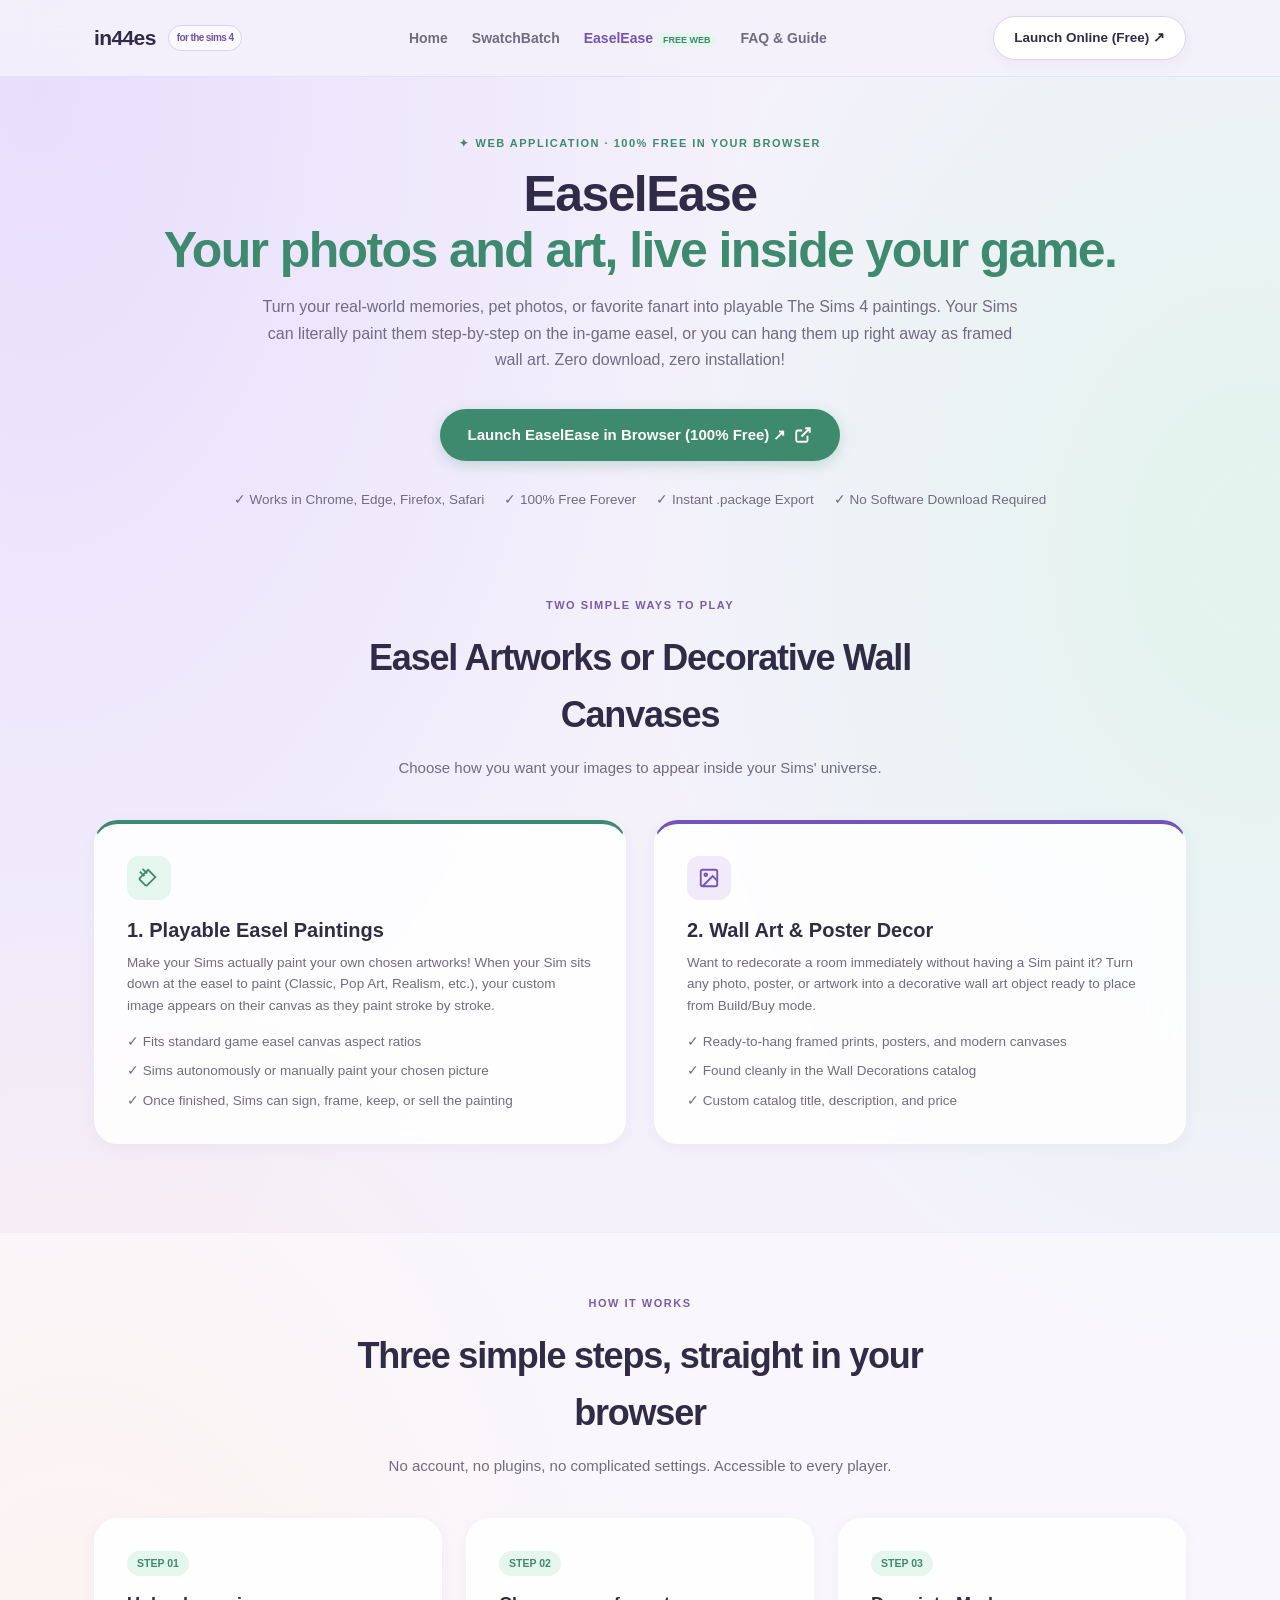
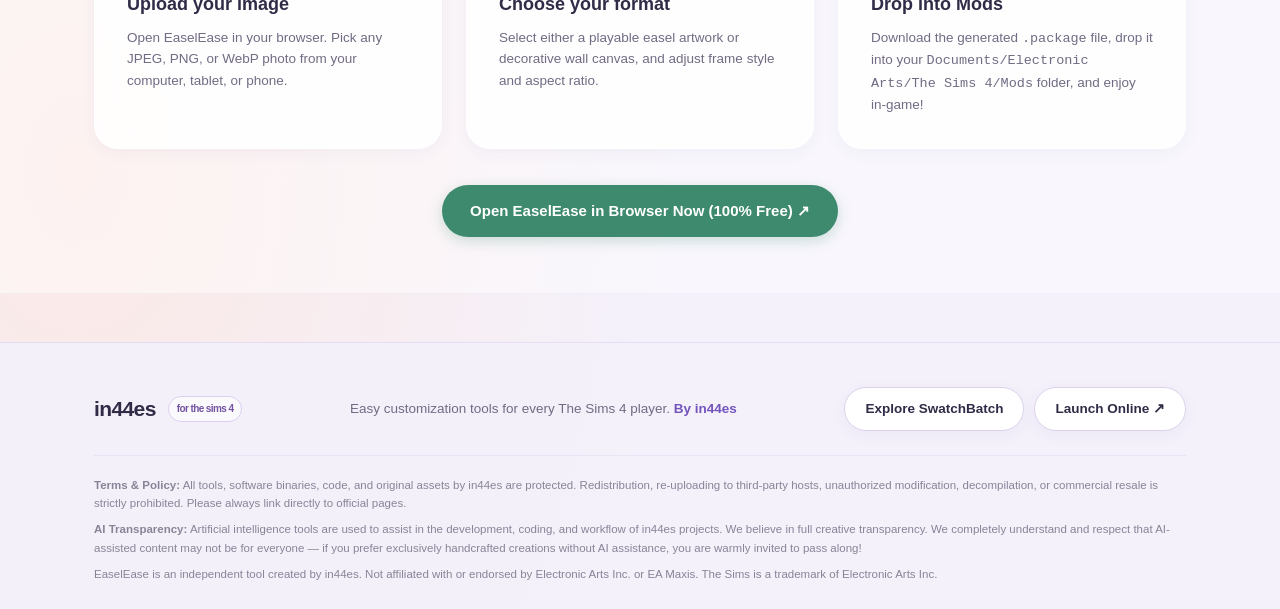
<file: examples/2-creator-catalog/easelease.html>
<!DOCTYPE html>
<html lang="en">
<head>
  <meta charset="UTF-8">
  <meta name="viewport" content="width=device-width, initial-scale=1.0">
  
  <!-- SEO Meta Tags -->
  <title>EaselEase — Free The Sims 4 Custom Paintings Web App | in44es</title>
  <meta name="title" content="EaselEase — Free The Sims 4 Custom Paintings Web App | in44es">
  <meta name="description" content="Turn any photo or artwork into playable Sims 4 easel paintings or decorative wall canvases 100% free in your browser. No software to download, no 3D skills needed.">
  <meta name="keywords" content="The Sims 4 custom paintings, Sims 4 easel paintings, Sims 4 wall art CC, EaselEase, in44es, Sims 4 convert image to painting, TS4 painting mod, Sims 4 free CC maker">
  <meta name="author" content="in44es">
  <meta name="robots" content="index, follow">
  <link rel="canonical" href="https://in44es.github.io/swatchbatch/easelease.html">

  <!-- Open Graph / Facebook -->
  <meta property="og:type" content="website">
  <meta property="og:url" content="https://in44es.github.io/swatchbatch/easelease.html">
  <meta property="og:title" content="EaselEase — Turn Images into The Sims 4 Paintings Online">
  <meta property="og:description" content="100% free in-browser tool for The Sims 4 players. Make your Sims paint personal photos live on the easel, or create custom wall posters.">

  <!-- Twitter Card -->
  <meta name="twitter:card" content="summary">
  <meta name="twitter:title" content="EaselEase — Free The Sims 4 Custom Paintings Maker">
  <meta name="twitter:description" content="Turn any image into Sims 4 easel art or wall canvases directly in your browser.">

  <!-- Favicon & Stylesheet -->
  <link rel="icon" href="favicon.ico" sizes="any">
  <link rel="stylesheet" href="style.css">

  <!-- Schema.org WebApplication -->
  <script type="application/ld+json">
  {
    "@context": "https://schema.org",
    "@type": "WebApplication",
    "name": "EaselEase",
    "applicationCategory": "DesignApplication",
    "operatingSystem": "All modern web browsers",
    "browserRequirements": "Requires JavaScript. Requires HTML5.",
    "description": "Free web-based tool for The Sims 4 players to turn photos and art into custom wall decorations and playable in-game easel paintings without installing software.",
    "url": "https://in44es.itch.io/easelease",
    "offers": {
      "@type": "Offer",
      "price": "0.00",
      "priceCurrency": "EUR",
      "availability": "https://schema.org/InStock",
      "url": "https://in44es.itch.io/easelease"
    },
    "author": {
      "@type": "Person",
      "name": "in44es"
    }
  }
  </script>
</head>
<body>

  <!-- Site Header -->
  <header class="site-header">
    <div class="container header-inner">
      <a href="index.html" class="brand" aria-label="in44es homepage">
        <span>in44es</span>
        <span class="studio-badge">for the sims 4</span>
      </a>
      
      <nav aria-label="Primary Navigation">
        <ul class="nav-links">
          <li><a href="index.html">Home</a></li>
          <li><a href="swatchbatch.html">SwatchBatch</a></li>
          <li><a href="easelease.html" class="active">EaselEase <span class="nav-free-pill">FREE WEB</span></a></li>
          <li><a href="faq.html">FAQ & Guide</a></li>
        </ul>
      </nav>

      <div class="header-cta-group" style="display: flex; gap: 10px;">
        <a href="https://in44es.itch.io/easelease" class="btn btn-secondary" target="_blank" rel="noopener">Launch Online (Free) ↗</a>
      </div>
    </div>
  </header>

  <main>
    <!-- Tool Hero -->
    <section class="hero" style="padding-bottom: 24px;">
      <div class="container">
        <div class="eyebrow" style="color: var(--green);">
          <span>✦</span> WEB APPLICATION · 100% FREE IN YOUR BROWSER
        </div>
        <h1>EaselEase<br><em style="color: var(--green);">Your photos and art, live inside your game.</em></h1>
        <p class="hero-subtitle">
          Turn your real-world memories, pet photos, or favorite fanart into playable The Sims 4 paintings. Your Sims can literally paint them step-by-step on the in-game easel, or you can hang them up right away as framed wall art. Zero download, zero installation!
        </p>

        <div style="display: flex; gap: 14px; justify-content: center; align-items: center; flex-wrap: wrap; margin-bottom: 28px;">
          <a href="https://in44es.itch.io/easelease" class="btn btn-green btn-large" target="_blank" rel="noopener">
            Launch EaselEase in Browser (100% Free) ↗
            <svg width="18" height="18" viewBox="0 0 24 24" fill="none" stroke="currentColor" stroke-width="2.5"><path d="M18 13v6a2 2 0 0 1-2 2H5a2 2 0 0 1-2-2V8a2 2 0 0 1 2-2h6M15 3h6v6M10 14L21 3"/></svg>
          </a>
        </div>

        <div style="display: flex; gap: 20px; justify-content: center; flex-wrap: wrap; font-size: 13.5px; color: var(--muted);">
          <span>✓ Works in Chrome, Edge, Firefox, Safari</span>
          <span>✓ 100% Free Forever</span>
          <span>✓ Instant .package Export</span>
          <span>✓ No Software Download Required</span>
        </div>
      </div>
    </section>

    <!-- Two Modes Explained -->
    <section>
      <div class="container">
        <div class="section-head">
          <div class="eyebrow">TWO SIMPLE WAYS TO PLAY</div>
          <h2>Easel Artworks or Decorative Wall Canvases</h2>
          <p>Choose how you want your images to appear inside your Sims' universe.</p>
        </div>

        <div class="flagship-grid">
          <div class="panel feature-item" style="border-top: 4px solid var(--green);">
            <div class="feature-icon-box green-box">
              <svg width="22" height="22" viewBox="0 0 24 24" fill="none" stroke="currentColor" stroke-width="2"><path d="m19 11-8-8-8.6 8.6a2 2 0 0 0 0 2.8l5.2 5.2c.8.8 2 .8 2.8 0L19 11Z"/><path d="m5 2 5 5"/><path d="m2 5 5 5"/></svg>
            </div>
            <h3 style="font-size: 20px;">1. Playable Easel Paintings</h3>
            <p style="margin-bottom: 14px;">
              Make your Sims actually paint your own chosen artworks! When your Sim sits down at the easel to paint (Classic, Pop Art, Realism, etc.), your custom image appears on their canvas as they paint stroke by stroke.
            </p>
            <ul style="list-style: none; display: flex; flex-direction: column; gap: 8px; font-size: 13.5px; color: var(--muted); padding-left: 0;">
              <li>✓ Fits standard game easel canvas aspect ratios</li>
              <li>✓ Sims autonomously or manually paint your chosen picture</li>
              <li>✓ Once finished, Sims can sign, frame, keep, or sell the painting</li>
            </ul>
          </div>

          <div class="panel feature-item" style="border-top: 4px solid var(--primary);">
            <div class="feature-icon-box">
              <svg width="22" height="22" viewBox="0 0 24 24" fill="none" stroke="currentColor" stroke-width="2"><rect x="3" y="3" width="18" height="18" rx="2"/><circle cx="8.5" cy="8.5" r="1.5"/><path d="m21 15-5-5L5 21"/></svg>
            </div>
            <h3 style="font-size: 20px;">2. Wall Art & Poster Decor</h3>
            <p style="margin-bottom: 14px;">
              Want to redecorate a room immediately without having a Sim paint it? Turn any photo, poster, or artwork into a decorative wall art object ready to place from Build/Buy mode.
            </p>
            <ul style="list-style: none; display: flex; flex-direction: column; gap: 8px; font-size: 13.5px; color: var(--muted); padding-left: 0;">
              <li>✓ Ready-to-hang framed prints, posters, and modern canvases</li>
              <li>✓ Found cleanly in the Wall Decorations catalog</li>
              <li>✓ Custom catalog title, description, and price</li>
            </ul>
          </div>
        </div>
      </div>
    </section>

    <!-- 3-Step Guide -->
    <section style="background: rgba(255,255,255,0.4); border-top: 1px solid rgba(115,84,187,0.06); border-bottom: 1px solid rgba(115,84,187,0.06);">
      <div class="container">
        <div class="section-head">
          <div class="eyebrow">HOW IT WORKS</div>
          <h2>Three simple steps, straight in your browser</h2>
          <p>No account, no plugins, no complicated settings. Accessible to every player.</p>
        </div>

        <div class="workflow-steps-grid">
          <div class="panel step-card">
            <span class="step-badge" style="background: var(--green-soft); color: var(--green);">STEP 01</span>
            <h3>Upload your image</h3>
            <p>Open EaselEase in your browser. Pick any JPEG, PNG, or WebP photo from your computer, tablet, or phone.</p>
          </div>
          <div class="panel step-card">
            <span class="step-badge" style="background: var(--green-soft); color: var(--green);">STEP 02</span>
            <h3>Choose your format</h3>
            <p>Select either a playable easel artwork or decorative wall canvas, and adjust frame style and aspect ratio.</p>
          </div>
          <div class="panel step-card">
            <span class="step-badge" style="background: var(--green-soft); color: var(--green);">STEP 03</span>
            <h3>Drop into Mods</h3>
            <p>Download the generated <code>.package</code> file, drop it into your <code>Documents/Electronic Arts/The Sims 4/Mods</code> folder, and enjoy in-game!</p>
          </div>
        </div>

        <div style="text-align: center; margin-top: 36px;">
          <a href="https://in44es.itch.io/easelease" class="btn btn-green btn-large" target="_blank" rel="noopener">
            Open EaselEase in Browser Now (100% Free) ↗
          </a>
        </div>
      </div>
    </section>
  </main>

  <!-- Site Footer -->
  <footer class="site-footer">
    <div class="container">
      <div class="footer-top">
        <div class="brand">
          <span>in44es</span>
          <span class="studio-badge">for the sims 4</span>
        </div>
        <p style="font-size: 13.5px; color: var(--muted);">
          Easy customization tools for every The Sims 4 player. <span style="color: var(--primary); font-weight: 600;">By in44es</span>
        </p>
        <div style="display: flex; gap: 10px; align-items: center; flex-wrap: wrap;">
          <a href="swatchbatch.html" class="btn btn-secondary">Explore SwatchBatch</a>
          <a href="https://in44es.itch.io/easelease" class="btn btn-secondary" target="_blank" rel="noopener">Launch Online ↗</a>
        </div>
      </div>

      <div class="footer-disclaimer">
        <p style="margin-bottom: 8px;">
          <strong>Terms &amp; Policy:</strong> All tools, software binaries, code, and original assets by in44es are protected. Redistribution, re-uploading to third-party hosts, unauthorized modification, decompilation, or commercial resale is strictly prohibited. Please always link directly to official pages.
        </p>
        <p style="margin-bottom: 8px;">
          <strong>AI Transparency:</strong> Artificial intelligence tools are used to assist in the development, coding, and workflow of in44es projects. We believe in full creative transparency. We completely understand and respect that AI-assisted content may not be for everyone — if you prefer exclusively handcrafted creations without AI assistance, you are warmly invited to pass along!
        </p>
        <p>
          EaselEase is an independent tool created by in44es. Not affiliated with or endorsed by Electronic Arts Inc. or EA Maxis. The Sims is a trademark of Electronic Arts Inc.
        </p>
      </div>
    </div>
  </footer>

</body>
</html>
</file>
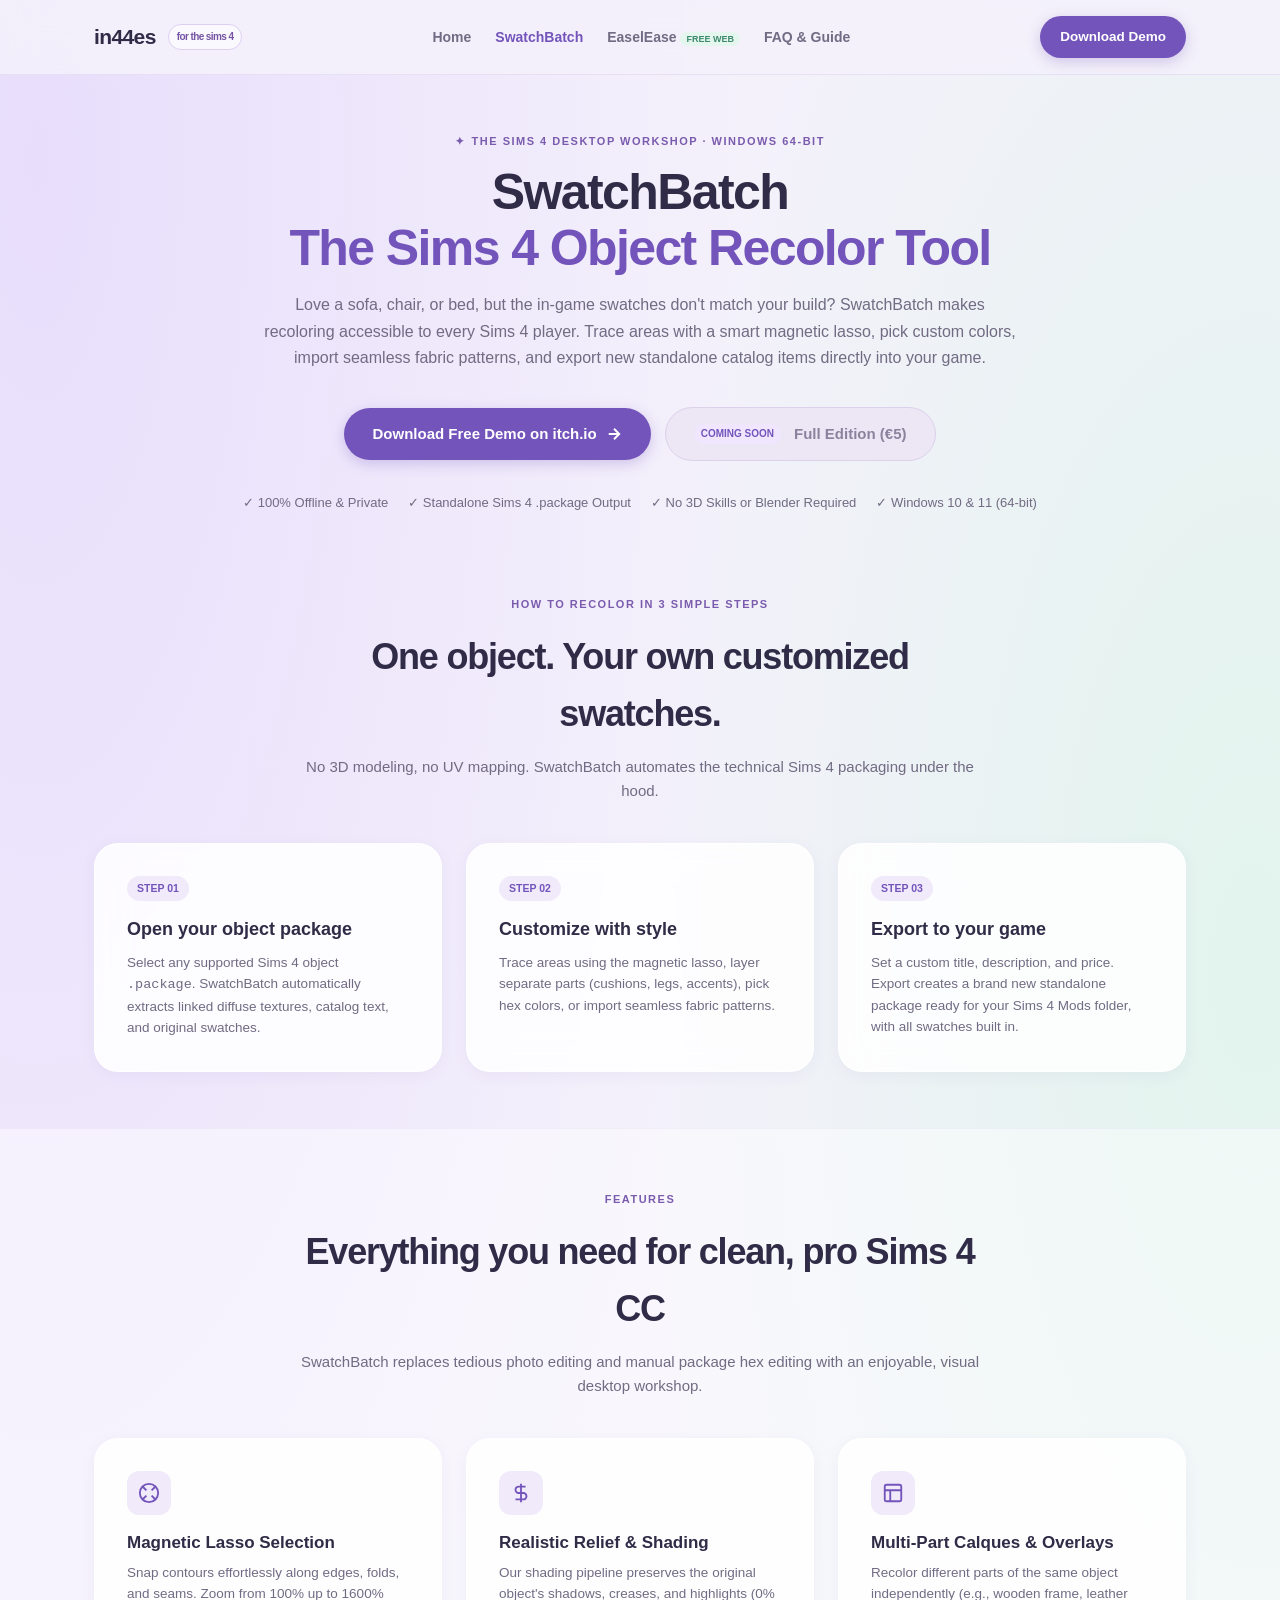
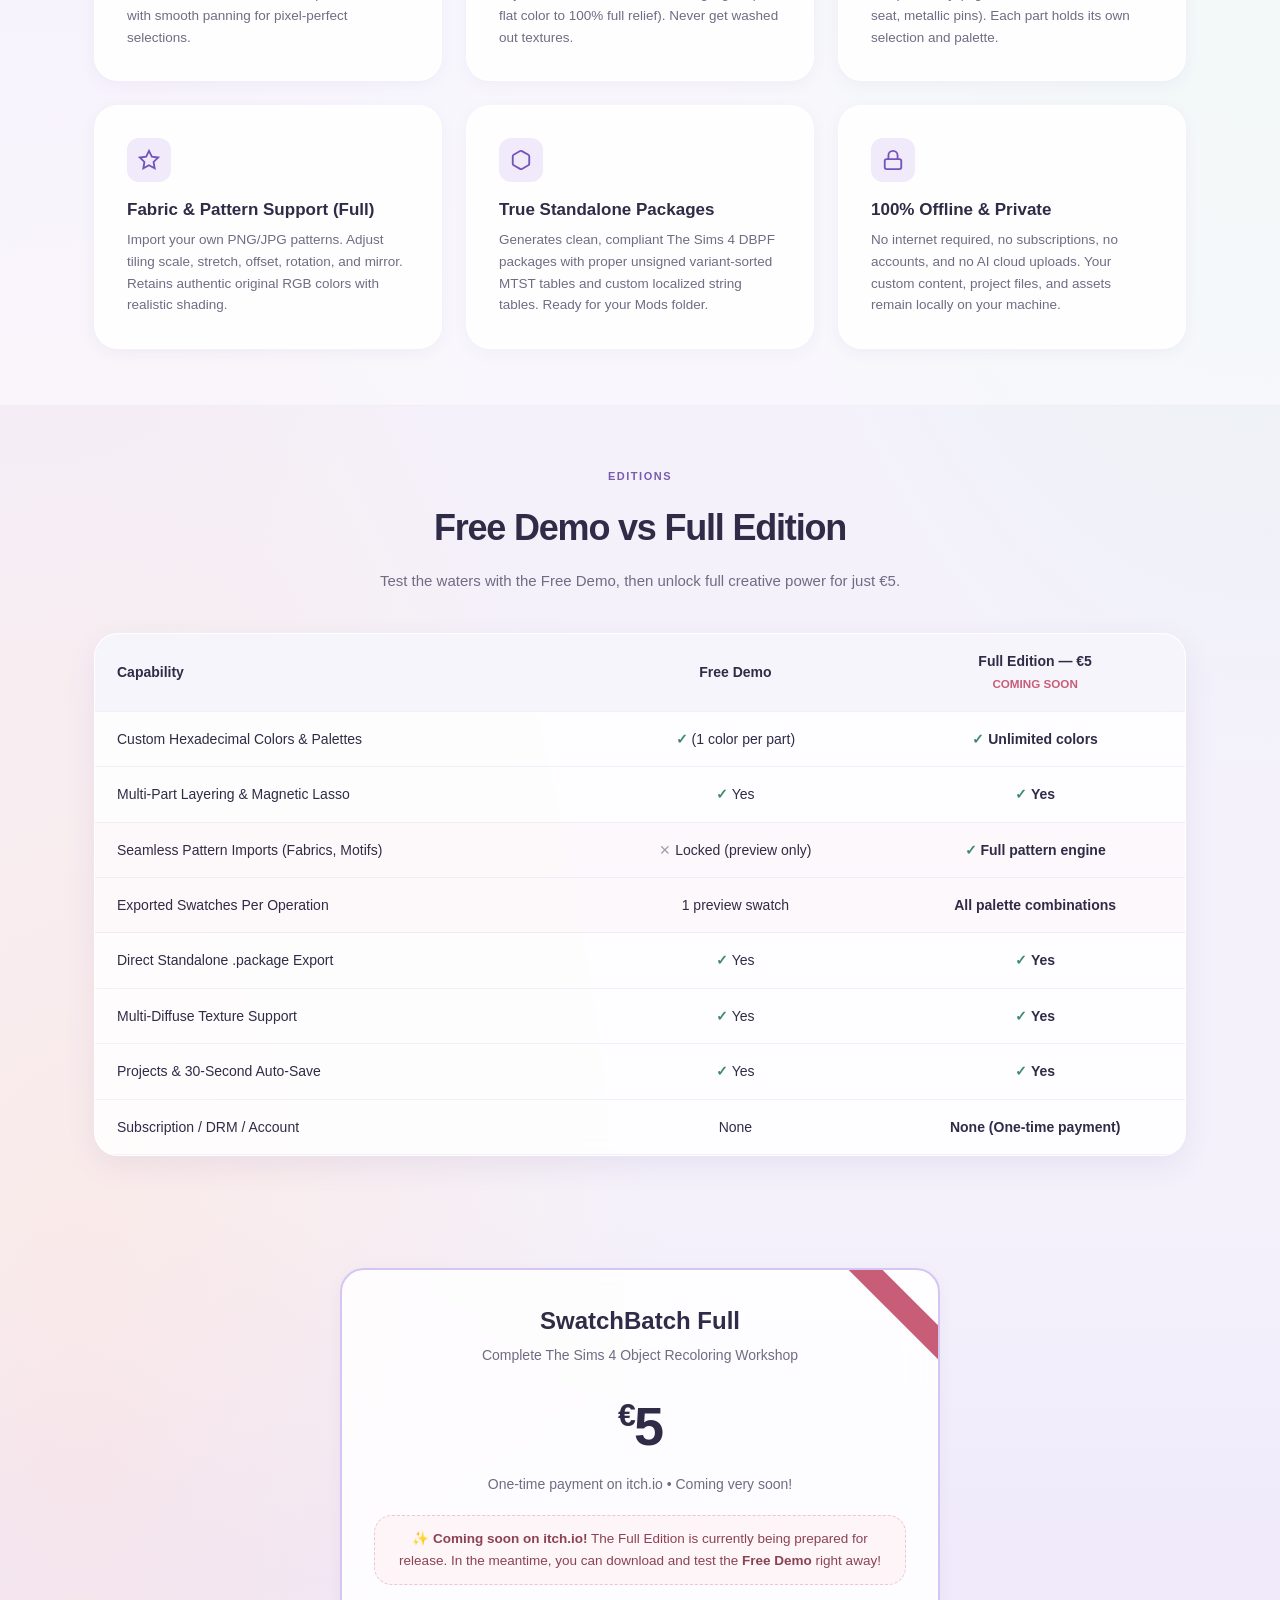
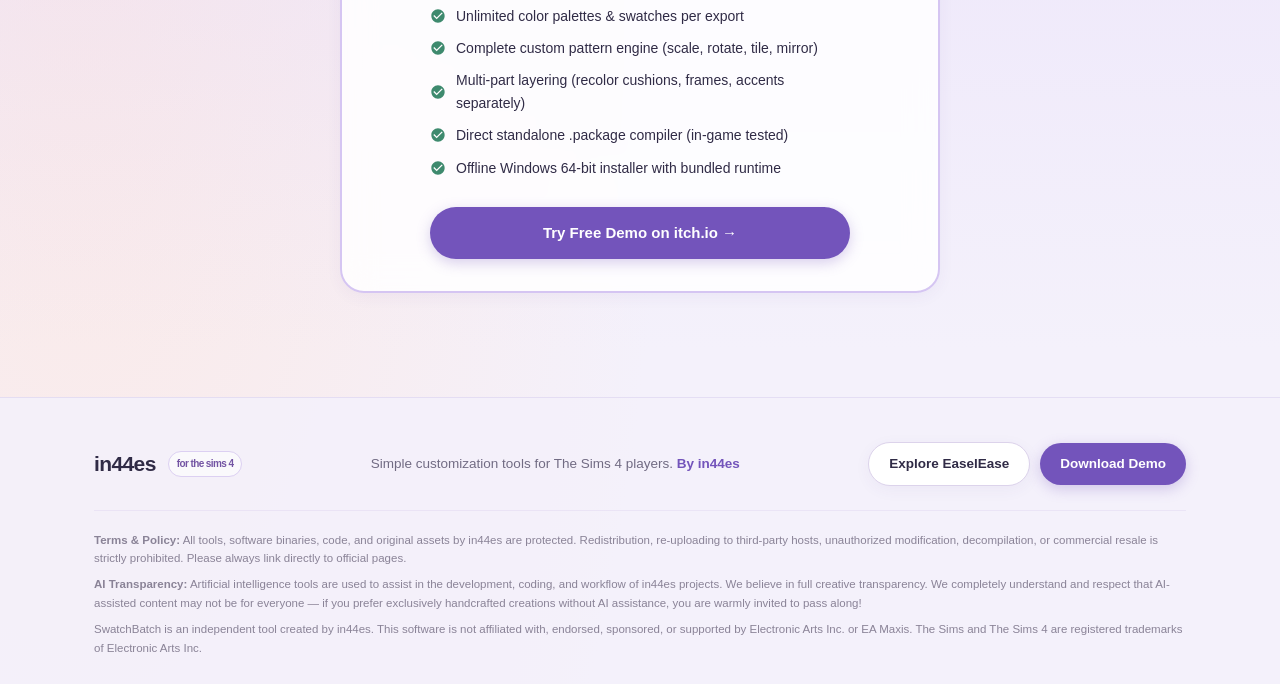
<file: examples/2-creator-catalog/swatchbatch.html>
<!DOCTYPE html>
<html lang="en">
<head>
  <meta charset="UTF-8">
  <meta name="viewport" content="width=device-width, initial-scale=1.0">
  
  <title>SwatchBatch — Easy The Sims 4 Object Recolor Tool for Players | in44es</title>
  <meta name="title" content="SwatchBatch — Easy The Sims 4 Object Recolor Tool for Players | in44es">
  <meta name="description" content="Recolor The Sims 4 furniture and objects easily without Blender! SwatchBatch is a friendly offline Windows workshop for players to create custom swatches and standalone .package CC in minutes.">
  <meta name="keywords" content="The Sims 4 recolor tool, Sims 4 recolor objects, Sims 4 custom content easy, SwatchBatch, in44es, Sims 4 standalone package, Sims 4 recolor without Blender, personalize Sims 4 furniture, TS4 recoloring software">
  <meta name="author" content="in44es">
  <meta name="robots" content="index, follow">
  <link rel="canonical" href="https://in44es.github.io/swatchbatch/swatchbatch.html">

  <link rel="icon" href="favicon.ico" sizes="any">
  <link rel="stylesheet" href="style.css">
</head>
<body>

  <!-- Site Header -->
  <header class="site-header">
    <div class="container header-inner">
      <a href="index.html" class="brand">
        <span>in44es</span>
        <span class="studio-badge">for the sims 4</span>
      </a>
      
      <nav aria-label="Primary Navigation">
        <ul class="nav-links">
          <li><a href="index.html">Home</a></li>
          <li><a href="swatchbatch.html" class="active">SwatchBatch</a></li>
          <li><a href="easelease.html">EaselEase <span class="nav-free-pill">FREE WEB</span></a></li>
          <li><a href="faq.html">FAQ & Guide</a></li>
        </ul>
      </nav>

      <div class="header-cta-group" style="display: flex; gap: 10px;">
        <a href="https://in44es.itch.io/swatchbatchdemo" class="btn btn-primary" target="_blank" rel="noopener">Download Demo</a>
      </div>
    </div>
  </header>

  <main>
    <!-- Product Hero -->
    <section class="hero" style="padding-bottom: 20px;">
      <div class="container">
        <div class="eyebrow">
          <span>✦</span> THE SIMS 4 DESKTOP WORKSHOP · WINDOWS 64-BIT
        </div>
        <h1>SwatchBatch<br><em>The Sims 4 Object Recolor Tool</em></h1>
        <p class="hero-subtitle">
          Love a sofa, chair, or bed, but the in-game swatches don't match your build? SwatchBatch makes recoloring accessible to every Sims 4 player. Trace areas with a smart magnetic lasso, pick custom colors, import seamless fabric patterns, and export new standalone catalog items directly into your game.
        </p>

        <div style="display: flex; gap: 14px; justify-content: center; align-items: center; flex-wrap: wrap; margin-bottom: 32px;">
          <a href="https://in44es.itch.io/swatchbatchdemo" class="btn btn-primary btn-large" target="_blank" rel="noopener">
            Download Free Demo on itch.io
            <svg width="18" height="18" viewBox="0 0 24 24" fill="none" stroke="currentColor" stroke-width="2.5"><path d="M5 12h14M12 5l7 7-7 7"/></svg>
          </a>
          <span class="btn btn-disabled btn-large" aria-disabled="true">
            <span class="badge-pill-inline">Coming Soon</span> Full Edition (€5)
          </span>
        </div>

        <div style="display: flex; gap: 20px; justify-content: center; flex-wrap: wrap; font-size: 13px; color: var(--muted);">
          <span>✓ 100% Offline & Private</span>
          <span>✓ Standalone Sims 4 .package Output</span>
          <span>✓ No 3D Skills or Blender Required</span>
          <span>✓ Windows 10 & 11 (64-bit)</span>
        </div>
      </div>
    </section>

    <!-- 3-Step Workflow -->
    <section>
      <div class="container">
        <div class="section-head">
          <div class="eyebrow">HOW TO RECOLOR IN 3 SIMPLE STEPS</div>
          <h2>One object. Your own customized swatches.</h2>
          <p>No 3D modeling, no UV mapping. SwatchBatch automates the technical Sims 4 packaging under the hood.</p>
        </div>

        <div class="workflow-steps-grid">
          <div class="panel step-card">
            <span class="step-badge">STEP 01</span>
            <h3>Open your object package</h3>
            <p>Select any supported Sims 4 object <code>.package</code>. SwatchBatch automatically extracts linked diffuse textures, catalog text, and original swatches.</p>
          </div>
          <div class="panel step-card">
            <span class="step-badge">STEP 02</span>
            <h3>Customize with style</h3>
            <p>Trace areas using the magnetic lasso, layer separate parts (cushions, legs, accents), pick hex colors, or import seamless fabric patterns.</p>
          </div>
          <div class="panel step-card">
            <span class="step-badge">STEP 03</span>
            <h3>Export to your game</h3>
            <p>Set a custom title, description, and price. Export creates a brand new standalone package ready for your Sims 4 Mods folder, with all swatches built in.</p>
          </div>
        </div>
      </div>
    </section>

    <!-- Features Grid -->
    <section style="background: rgba(255,255,255,0.4); border-top: 1px solid rgba(115,84,187,0.06); border-bottom: 1px solid rgba(115,84,187,0.06);">
      <div class="container">
        <div class="section-head">
          <div class="eyebrow">FEATURES</div>
          <h2>Everything you need for clean, pro Sims 4 CC</h2>
          <p>SwatchBatch replaces tedious photo editing and manual package hex editing with an enjoyable, visual desktop workshop.</p>
        </div>

        <div class="features-grid">
          <div class="panel feature-item">
            <div class="feature-icon-box">
              <svg width="22" height="22" viewBox="0 0 24 24" fill="none" stroke="currentColor" stroke-width="2"><circle cx="12" cy="12" r="10"/><path d="m4.93 4.93 4.24 4.24"/><path d="m14.83 9.17 4.24-4.24"/><path d="m14.83 14.83 4.24 4.24"/><path d="m9.17 14.83-4.24 4.24"/></svg>
            </div>
            <h3>Magnetic Lasso Selection</h3>
            <p>Snap contours effortlessly along edges, folds, and seams. Zoom from 100% up to 1600% with smooth panning for pixel-perfect selections.</p>
          </div>

          <div class="panel feature-item">
            <div class="feature-icon-box">
              <svg width="22" height="22" viewBox="0 0 24 24" fill="none" stroke="currentColor" stroke-width="2"><path d="M12 2v20M17 5H9.5a3.5 3.5 0 0 0 0 7h5a3.5 3.5 0 0 1 0 7H6"/></svg>
            </div>
            <h3>Realistic Relief & Shading</h3>
            <p>Our shading pipeline preserves the original object's shadows, creases, and highlights (0% flat color to 100% full relief). Never get washed out textures.</p>
          </div>

          <div class="panel feature-item">
            <div class="feature-icon-box">
              <svg width="22" height="22" viewBox="0 0 24 24" fill="none" stroke="currentColor" stroke-width="2"><rect x="3" y="3" width="18" height="18" rx="2"/><path d="M3 9h18M9 21V9"/></svg>
            </div>
            <h3>Multi-Part Calques & Overlays</h3>
            <p>Recolor different parts of the same object independently (e.g., wooden frame, leather seat, metallic pins). Each part holds its own selection and palette.</p>
          </div>

          <div class="panel feature-item">
            <div class="feature-icon-box">
              <svg width="22" height="22" viewBox="0 0 24 24" fill="none" stroke="currentColor" stroke-width="2"><polygon points="12 2 15.09 8.26 22 9.27 17 14.14 18.18 21.02 12 17.77 5.82 21.02 7 14.14 2 9.27 8.91 8.26 12 2"/></svg>
            </div>
            <h3>Fabric & Pattern Support (Full)</h3>
            <p>Import your own PNG/JPG patterns. Adjust tiling scale, stretch, offset, rotation, and mirror. Retains authentic original RGB colors with realistic shading.</p>
          </div>

          <div class="panel feature-item">
            <div class="feature-icon-box">
              <svg width="22" height="22" viewBox="0 0 24 24" fill="none" stroke="currentColor" stroke-width="2"><path d="M21 16V8a2 2 0 0 0-1-1.73l-7-4a2 2 0 0 0-2 0l-7 4A2 2 0 0 0 3 8v8a2 2 0 0 0 1 1.73l7 4a2 2 0 0 0 2 0l7-4A2 2 0 0 0 21 16z"/></svg>
            </div>
            <h3>True Standalone Packages</h3>
            <p>Generates clean, compliant The Sims 4 DBPF packages with proper unsigned variant-sorted MTST tables and custom localized string tables. Ready for your Mods folder.</p>
          </div>

          <div class="panel feature-item">
            <div class="feature-icon-box">
              <svg width="22" height="22" viewBox="0 0 24 24" fill="none" stroke="currentColor" stroke-width="2"><rect x="3" y="11" width="18" height="11" rx="2" ry="2"/><path d="M7 11V7a5 5 0 0 1 10 0v4"/></svg>
            </div>
            <h3>100% Offline & Private</h3>
            <p>No internet required, no subscriptions, no accounts, and no AI cloud uploads. Your custom content, project files, and assets remain locally on your machine.</p>
          </div>
        </div>
      </div>
    </section>

    <!-- Comparison Table -->
    <section>
      <div class="container">
        <div class="section-head">
          <div class="eyebrow">EDITIONS</div>
          <h2>Free Demo vs Full Edition</h2>
          <p>Test the waters with the Free Demo, then unlock full creative power for just €5.</p>
        </div>

        <div class="table-wrapper">
          <table class="comparison-table">
            <thead>
              <tr>
                <th style="width: 45%;">Capability</th>
                <th style="text-align: center; width: 27.5%;">Free Demo</th>
                <th style="text-align: center; width: 27.5%;">Full Edition — €5 <br><small style="color: var(--accent); font-weight: 700;">COMING SOON</small></th>
              </tr>
            </thead>
            <tbody>
              <tr>
                <td>Custom Hexadecimal Colors & Palettes</td>
                <td style="text-align: center;"><span class="check-icon">✓</span> (1 color per part)</td>
                <td style="text-align: center;"><span class="check-icon">✓</span> <strong>Unlimited colors</strong></td>
              </tr>
              <tr>
                <td>Multi-Part Layering & Magnetic Lasso</td>
                <td style="text-align: center;"><span class="check-icon">✓</span> Yes</td>
                <td style="text-align: center;"><span class="check-icon">✓</span> <strong>Yes</strong></td>
              </tr>
              <tr style="background: rgba(200,93,120,0.03);">
                <td>Seamless Pattern Imports (Fabrics, Motifs)</td>
                <td style="text-align: center;"><span class="cross-icon">✕</span> Locked (preview only)</td>
                <td style="text-align: center;"><span class="check-icon">✓</span> <strong>Full pattern engine</strong></td>
              </tr>
              <tr style="background: rgba(200,93,120,0.03);">
                <td>Exported Swatches Per Operation</td>
                <td style="text-align: center;">1 preview swatch</td>
                <td style="text-align: center;"><strong>All palette combinations</strong></td>
              </tr>
              <tr>
                <td>Direct Standalone .package Export</td>
                <td style="text-align: center;"><span class="check-icon">✓</span> Yes</td>
                <td style="text-align: center;"><span class="check-icon">✓</span> <strong>Yes</strong></td>
              </tr>
              <tr>
                <td>Multi-Diffuse Texture Support</td>
                <td style="text-align: center;"><span class="check-icon">✓</span> Yes</td>
                <td style="text-align: center;"><span class="check-icon">✓</span> <strong>Yes</strong></td>
              </tr>
              <tr>
                <td>Projects & 30-Second Auto-Save</td>
                <td style="text-align: center;"><span class="check-icon">✓</span> Yes</td>
                <td style="text-align: center;"><span class="check-icon">✓</span> <strong>Yes</strong></td>
              </tr>
              <tr>
                <td>Subscription / DRM / Account</td>
                <td style="text-align: center;">None</td>
                <td style="text-align: center;"><strong>None (One-time payment)</strong></td>
              </tr>
            </tbody>
          </table>
        </div>
      </div>
    </section>

    <!-- Pricing Card -->
    <section style="background: linear-gradient(180deg, transparent, rgba(231,220,250,0.35) 50%, transparent);">
      <div class="container">
        <div class="panel pricing-box">
          <div class="pricing-ribbon">COMING SOON</div>
          <h3 style="font-size: 24px; font-weight: 750;">SwatchBatch Full</h3>
          <p style="color: var(--muted); font-size: 14px; margin-top: 4px;">Complete The Sims 4 Object Recoloring Workshop</p>
          
          <div class="price-amount">
            <span style="font-size: 32px; vertical-align: super;">€</span>5
          </div>
          <p style="color: var(--muted); font-size: 14px; margin-bottom: 20px;">One-time payment on itch.io • Coming very soon!</p>

          <div class="coming-soon-banner">
            <strong>✨ Coming soon on itch.io!</strong> The Full Edition is currently being prepared for release. In the meantime, you can download and test the <strong>Free Demo</strong> right away!
          </div>

          <ul class="pricing-features-list">
            <li>
              <svg viewBox="0 0 24 24" fill="currentColor"><path d="M12 2C6.48 2 2 6.48 2 12s4.48 10 10 10 10-4.48 10-10S17.52 2 12 2zm-2 15l-5-5 1.41-1.41L10 14.17l7.59-7.59L19 8l-9 9z"/></svg>
              Unlimited color palettes & swatches per export
            </li>
            <li>
              <svg viewBox="0 0 24 24" fill="currentColor"><path d="M12 2C6.48 2 2 6.48 2 12s4.48 10 10 10 10-4.48 10-10S17.52 2 12 2zm-2 15l-5-5 1.41-1.41L10 14.17l7.59-7.59L19 8l-9 9z"/></svg>
              Complete custom pattern engine (scale, rotate, tile, mirror)
            </li>
            <li>
              <svg viewBox="0 0 24 24" fill="currentColor"><path d="M12 2C6.48 2 2 6.48 2 12s4.48 10 10 10 10-4.48 10-10S17.52 2 12 2zm-2 15l-5-5 1.41-1.41L10 14.17l7.59-7.59L19 8l-9 9z"/></svg>
              Multi-part layering (recolor cushions, frames, accents separately)
            </li>
            <li>
              <svg viewBox="0 0 24 24" fill="currentColor"><path d="M12 2C6.48 2 2 6.48 2 12s4.48 10 10 10 10-4.48 10-10S17.52 2 12 2zm-2 15l-5-5 1.41-1.41L10 14.17l7.59-7.59L19 8l-9 9z"/></svg>
              Direct standalone .package compiler (in-game tested)
            </li>
            <li>
              <svg viewBox="0 0 24 24" fill="currentColor"><path d="M12 2C6.48 2 2 6.48 2 12s4.48 10 10 10 10-4.48 10-10S17.52 2 12 2zm-2 15l-5-5 1.41-1.41L10 14.17l7.59-7.59L19 8l-9 9z"/></svg>
              Offline Windows 64-bit installer with bundled runtime
            </li>
          </ul>

          <a href="https://in44es.itch.io/swatchbatchdemo" class="btn btn-primary btn-large" style="width: 100%; max-width: 420px;" target="_blank" rel="noopener">
            Try Free Demo on itch.io &rarr;
          </a>
        </div>
      </div>
    </section>
  </main>

  <!-- Site Footer -->
  <footer class="site-footer">
    <div class="container">
      <div class="footer-top">
        <div class="brand">
          <span>in44es</span>
          <span class="studio-badge">for the sims 4</span>
        </div>
        <p style="font-size: 13.5px; color: var(--muted);">
          Simple customization tools for The Sims 4 players. <span style="color: var(--primary); font-weight: 600;">By in44es</span>
        </p>
        <div style="display: flex; gap: 10px; align-items: center; flex-wrap: wrap;">
          <a href="easelease.html" class="btn btn-secondary">Explore EaselEase</a>
          <a href="https://in44es.itch.io/swatchbatchdemo" class="btn btn-primary" target="_blank" rel="noopener">Download Demo</a>
        </div>
      </div>

      <div class="footer-disclaimer">
        <p style="margin-bottom: 8px;">
          <strong>Terms &amp; Policy:</strong> All tools, software binaries, code, and original assets by in44es are protected. Redistribution, re-uploading to third-party hosts, unauthorized modification, decompilation, or commercial resale is strictly prohibited. Please always link directly to official pages.
        </p>
        <p style="margin-bottom: 8px;">
          <strong>AI Transparency:</strong> Artificial intelligence tools are used to assist in the development, coding, and workflow of in44es projects. We believe in full creative transparency. We completely understand and respect that AI-assisted content may not be for everyone — if you prefer exclusively handcrafted creations without AI assistance, you are warmly invited to pass along!
        </p>
        <p>
          SwatchBatch is an independent tool created by in44es. This software is not affiliated with, endorsed, sponsored, or supported by Electronic Arts Inc. or EA Maxis. The Sims and The Sims 4 are registered trademarks of Electronic Arts Inc.
        </p>
      </div>
    </div>
  </footer>

</body>
</html>
</file>
<file: style.css>
:root {
  --bg-cloud: #F7FBFF;
  --bg-sky: #E6F3FB;
  --border-soft: #CFE3F0;
  --aqua: #37C4D6;
  --blue: #2E8FD0;
  --violet: #7354BB;
  --violet-hover: #5E42A3;
  --lime: #B8E04A;
  --coral: #FF8A7A;
  --butter: #FFD966;
  --ink: #1F3550;
  --muted: #5B7188;

  /* Semantic aliases */
  --primary: #2E8FD0;
  --primary-hover: #2478B3;
  --primary-soft: #E6F3FB;
  --accent: #FF8A7A;
  --green: #1B6B78;
  --green-soft: #DCF7FA;
  --glass: rgba(255, 255, 255, 0.86);
  --shadow-sm: 0 4px 16px rgba(31, 53, 80, 0.06);
  --shadow-md: 0 12px 32px rgba(31, 53, 80, 0.08);
  --shadow-lg: 0 20px 48px rgba(46, 143, 208, 0.14);
  --radius-sm: 12px;
  --radius-md: 18px;
  --radius-lg: 24px;
  --radius-full: 999px;
  --max-w: 1140px;

  font-family: 'Nunito', -apple-system, BlinkMacSystemFont, 'Segoe UI', Roboto, sans-serif;
  color: var(--ink);
  background: var(--bg-cloud);
}

*, *::before, *::after { box-sizing: border-box; margin: 0; padding: 0; }

body {
  min-width: 320px;
  color: var(--ink);
  background:
    radial-gradient(ellipse at 5% 4%, rgba(55, 196, 214, 0.16) 0, transparent 42%),
    radial-gradient(ellipse at 95% 18%, rgba(115, 84, 187, 0.10) 0, transparent 38%),
    radial-gradient(ellipse at 85% 78%, rgba(255, 138, 122, 0.10) 0, transparent 38%),
    radial-gradient(ellipse at 10% 88%, rgba(255, 217, 102, 0.12) 0, transparent 35%),
    linear-gradient(180deg, #E6F3FB 0%, #F7FBFF 42%, #F7FBFF 100%);
  background-attachment: fixed;
  line-height: 1.6;
  -webkit-font-smoothing: antialiased;
}

h1, h2, h3, h4 {
  font-family: 'Baloo 2', 'Nunito', system-ui, sans-serif;
  color: var(--ink);
}

a { color: inherit; text-decoration: none; }
img, svg { display: block; max-width: 100%; }
.container { max-width: var(--max-w); margin: 0 auto; padding: 0 24px; }

/* Accessibility: Skip Link & Keyboard Focus */
.skip-link {
  position: absolute;
  top: -100px;
  left: 16px;
  z-index: 999;
  padding: 10px 18px;
  background: var(--blue);
  color: #ffffff;
  font-size: 13.5px;
  font-weight: 800;
  border-radius: var(--radius-full);
  box-shadow: var(--shadow-md);
  transition: top 0.15s ease;
}
.skip-link:focus { top: 14px; }

a:focus-visible,
button:focus-visible,
summary:focus-visible,
[tabindex]:focus-visible {
  outline: 3px solid var(--aqua);
  outline-offset: 3px;
  border-radius: 8px;
}

/* Floating Frosted-Glass Header */
.site-header {
  position: sticky;
  top: 12px;
  z-index: 100;
  max-width: calc(var(--max-w) + 24px);
  margin: 12px auto 0;
  padding: 10px 22px;
  backdrop-filter: blur(16px);
  -webkit-backdrop-filter: blur(16px);
  background: rgba(255, 255, 255, 0.88);
  border: 1.5px solid rgba(255, 255, 255, 0.96);
  box-shadow: 0 8px 28px rgba(46, 143, 208, 0.09), 0 0 0 1px var(--border-soft);
  border-radius: var(--radius-full);
  transition: box-shadow 0.2s ease, background 0.2s ease;
}
.site-header .container { padding: 0; max-width: 100%; }
.header-inner { display: flex; align-items: center; justify-content: space-between; gap: 14px; }

.brand {
  display: inline-flex;
  align-items: center;
  gap: 10px;
  font-family: 'Baloo 2', 'Nunito', sans-serif;
  font-size: 22px;
  font-weight: 800;
  letter-spacing: -0.4px;
  color: var(--ink);
  flex-shrink: 0;
}
.brand-icon {
  width: 34px;
  height: 34px;
  object-fit: contain;
  filter: drop-shadow(0 4px 10px rgba(115, 84, 187, 0.2));
}
.brand-accent { color: var(--violet); }
.studio-badge {
  padding: 4px 10px;
  border: 1px solid var(--border-soft);
  border-radius: var(--radius-full);
  color: var(--muted);
  font-family: 'Nunito', sans-serif;
  font-size: 10px;
  font-weight: 800;
  letter-spacing: 0.7px;
  text-transform: uppercase;
  background: var(--bg-cloud);
  white-space: nowrap;
  flex-shrink: 0;
}
.header-cta-group { display: flex; align-items: center; gap: 10px; flex-shrink: 0; }

.nav-links { display: flex; align-items: center; gap: 6px; list-style: none; }
.nav-links a {
  display: inline-flex;
  align-items: center;
  gap: 6px;
  padding: 7px 14px;
  border-radius: var(--radius-full);
  font-size: 13.5px;
  font-weight: 700;
  color: var(--muted);
  transition: all 0.18s ease;
  white-space: nowrap;
}
.nav-links a:hover {
  color: var(--ink);
  background: var(--bg-sky);
}
.nav-links a.active {
  color: var(--blue);
  background: var(--bg-sky);
  box-shadow: inset 0 0 0 1px var(--border-soft);
}
.nav-free-pill {
  font-size: 9px;
  padding: 2px 7px;
  background: var(--lime);
  color: var(--ink);
  border-radius: var(--radius-full);
  font-weight: 800;
  letter-spacing: 0.6px;
  text-transform: uppercase;
}
.nav-soon-pill {
  font-size: 9px;
  padding: 2px 7px;
  background: #FFE5E0;
  color: #9C2F23;
  border: 1px solid rgba(255, 138, 122, 0.5);
  border-radius: var(--radius-full);
  font-weight: 800;
  letter-spacing: 0.6px;
  text-transform: uppercase;
}

/* Gel Buttons (>= 44px for primary actions) */
.btn {
  position: relative;
  display: inline-flex;
  align-items: center;
  justify-content: center;
  gap: 8px;
  min-height: 44px;
  padding: 10px 20px;
  border-radius: var(--radius-full);
  font-family: 'Nunito', sans-serif;
  font-size: 13.5px;
  font-weight: 800;
  letter-spacing: 0.2px;
  transition: transform 0.22s cubic-bezier(0.34, 1.56, 0.64, 1), box-shadow 0.2s ease, filter 0.2s ease;
  cursor: pointer;
  border: none;
  white-space: nowrap;
  flex-shrink: 0;
}
.btn-primary {
  background: linear-gradient(135deg, var(--aqua) 0%, var(--blue) 100%);
  color: #ffffff;
  box-shadow: inset 0 2px 0 rgba(255, 255, 255, 0.45), 0 6px 18px rgba(46, 143, 208, 0.28);
}
.btn-primary:hover {
  transform: translateY(-2px);
  filter: brightness(1.05);
  box-shadow: inset 0 2px 0 rgba(255, 255, 255, 0.6), 0 10px 24px rgba(55, 196, 214, 0.38);
}
.btn-secondary {
  background: linear-gradient(135deg, #D5F365 0%, var(--lime) 100%);
  color: var(--ink);
  border: 1px solid rgba(154, 196, 46, 0.45);
  box-shadow: inset 0 2px 0 rgba(255, 255, 255, 0.55), 0 4px 14px rgba(184, 224, 74, 0.30);
}
.btn-secondary:hover {
  transform: translateY(-2px);
  filter: brightness(1.03);
  box-shadow: inset 0 2px 0 rgba(255, 255, 255, 0.7), 0 8px 20px rgba(184, 224, 74, 0.42);
}
.btn-green {
  background: linear-gradient(135deg, #FF9E8A 0%, var(--coral) 100%);
  color: #ffffff;
  box-shadow: inset 0 2px 0 rgba(255, 255, 255, 0.45), 0 6px 18px rgba(255, 138, 122, 0.32);
}
.btn-green:hover {
  transform: translateY(-2px);
  filter: brightness(1.04);
  box-shadow: inset 0 2px 0 rgba(255, 255, 255, 0.6), 0 10px 24px rgba(255, 138, 122, 0.42);
}
.btn-large { min-height: 48px; padding: 12px 28px; font-size: 15px; }
.btn-disabled {
  background: #E6F0F7;
  color: var(--muted);
  border: 1px solid var(--border-soft);
  cursor: default;
  pointer-events: none;
  box-shadow: none;
}

/* Joy bubble on click */
.joy-bubble {
  position: fixed;
  pointer-events: none;
  z-index: 9999;
  padding: 5px 12px;
  border-radius: 999px;
  background: var(--butter);
  color: var(--ink);
  font-family: 'Nunito', sans-serif;
  font-size: 12px;
  font-weight: 800;
  box-shadow: 0 6px 16px rgba(31, 53, 80, 0.14);
  animation: joy-pop 0.9s ease-out forwards;
}
@keyframes joy-pop {
  0% { opacity: 0; transform: translate(-50%, 0) scale(0.75); }
  20% { opacity: 1; transform: translate(-50%, -14px) scale(1.06); }
  100% { opacity: 0; transform: translate(-50%, -44px) scale(0.95); }
}

/* Cards & Frosted Glass Panels */
.panel {
  border: 1.5px solid rgba(255, 255, 255, 0.96);
  background: var(--glass);
  border-radius: var(--radius-lg);
  box-shadow: var(--shadow-sm), 0 0 0 1px var(--border-soft);
  backdrop-filter: blur(14px);
  -webkit-backdrop-filter: blur(14px);
  padding: 32px;
}

/* Hero Section: Seamless Sky-to-Cloud Background from body */
.hero {
  padding: 46px 0 44px;
  text-align: center;
  position: relative;
}
.eyebrow {
  display: inline-flex;
  align-items: center;
  gap: 7px;
  padding: 5px 14px;
  border-radius: var(--radius-full);
  background: rgba(255, 255, 255, 0.85);
  border: 1px solid var(--border-soft);
  color: var(--violet);
  font-family: 'Nunito', sans-serif;
  font-size: 11px;
  font-weight: 800;
  letter-spacing: 1.3px;
  text-transform: uppercase;
  margin-bottom: 14px;
  box-shadow: 0 4px 12px rgba(31, 53, 80, 0.04);
}
.eyebrow > span {
  color: var(--butter);
  text-shadow: 0 0 6px rgba(115, 84, 187, 0.35);
  display: inline-block;
  animation: sparkle-twinkle 3.2s ease-in-out infinite;
}
@keyframes sparkle-twinkle {
  0%, 100% { transform: scale(1) rotate(0deg); }
  50% { transform: scale(1.18) rotate(10deg); }
}

.hero h1 {
  font-size: clamp(34px, 4.4vw, 52px);
  line-height: 1.12;
  font-weight: 800;
  letter-spacing: -0.8px;
  margin-bottom: 14px;
  color: var(--ink);
}
.hero h1 em {
  font-style: italic;
  color: var(--violet);
  font-weight: 700;
}
.hero-subtitle {
  color: var(--muted);
  font-size: 16px;
  max-width: 680px;
  margin: 0 auto 30px;
  line-height: 1.6;
}

/* Interactive Catalog Launcher Dock + Spotlight Card */
.tools-showcase { scroll-margin-top: 96px; }

.launcher-dock {
  display: grid;
  grid-template-columns: repeat(5, minmax(0, 1fr));
  gap: 14px;
  width: 100%;
  padding: 14px;
  background: rgba(255, 255, 255, 0.82);
  border: 1.5px solid rgba(255, 255, 255, 0.98);
  border-radius: 26px;
  box-shadow: var(--shadow-md), 0 0 0 1px var(--border-soft);
  backdrop-filter: blur(18px);
  margin: 0 auto 24px;
}

.tool-tile {
  position: relative;
  min-width: 0;
  background: rgba(247, 251, 255, 0.72);
  border: 1.5px solid var(--border-soft);
  border-radius: 20px;
  padding: 16px 12px 14px;
  display: flex;
  flex-direction: column;
  align-items: center;
  text-align: center;
  gap: 7px;
  cursor: pointer;
  transition: transform 0.25s cubic-bezier(0.34, 1.56, 0.64, 1), box-shadow 0.2s ease, border-color 0.2s ease, background 0.2s ease;
  font-family: inherit;
  color: inherit;
}
.tool-tile:hover {
  transform: translateY(-4px);
  background: #ffffff;
  box-shadow: var(--shadow-sm);
}
.tool-tile.is-active {
  background: #ffffff;
  transform: translateY(-3px);
  box-shadow: var(--shadow-md);
}

/* Category color coding: SwatchBatch (Aqua), EaselEase (Coral), CareerClimb (Blue), MoodletMixer (Lime/Butter) */
.tool-tile[data-tool="swatchbatch"].is-active,
.tool-tile[data-tool="swatchbatch"]:hover {
  border-color: var(--aqua);
  box-shadow: 0 10px 24px rgba(55, 196, 214, 0.22);
}
.tool-tile[data-tool="easelease"].is-active,
.tool-tile[data-tool="easelease"]:hover {
  border-color: var(--coral);
  box-shadow: 0 10px 24px rgba(255, 138, 122, 0.24);
}
.tool-tile[data-tool="careerclimb"],
.tool-tile[data-tool="moodletmixer"] {
  opacity: 0.84;
}
.tool-tile[data-tool="careerclimb"].is-active,
.tool-tile[data-tool="careerclimb"]:hover {
  opacity: 1;
  border-color: var(--blue);
  box-shadow: 0 10px 24px rgba(46, 143, 208, 0.20);
}
.tool-tile[data-tool="moodletmixer"].is-active,
.tool-tile[data-tool="moodletmixer"]:hover {
  opacity: 1;
  border-color: var(--lime);
  box-shadow: 0 10px 24px rgba(184, 224, 74, 0.28);
}

.tool-tile-more {
  border-style: dashed;
  border-color: rgba(115, 84, 187, 0.35);
  background: rgba(230, 243, 251, 0.45);
}
.tool-tile-more.is-active,
.tool-tile-more:hover {
  border-color: var(--violet);
  background: #ffffff;
}

.tool-tile-icon {
  width: 50px;
  height: 50px;
  padding: 4px;
  border-radius: 50%;
  background: #ffffff;
  border: 1.5px solid var(--border-soft);
  box-shadow: var(--shadow-sm);
  transition: transform 0.25s cubic-bezier(0.34, 1.56, 0.64, 1);
}
.tool-tile:hover .tool-tile-icon,
.tool-tile.is-active .tool-tile-icon {
  transform: scale(1.1) rotate(-3deg);
}

.tool-tile-more-icon {
  width: 50px;
  height: 50px;
  border-radius: 50%;
  display: grid;
  place-items: center;
  background: linear-gradient(135deg, #F4EEFF 0%, #FFF7DB 100%);
  border: 1.5px solid rgba(115, 84, 187, 0.25);
  color: var(--violet);
  font-size: 22px;
  font-weight: 800;
}
.tool-tile-name {
  font-family: 'Baloo 2', 'Nunito', sans-serif;
  font-size: 14.5px;
  font-weight: 700;
  letter-spacing: -0.2px;
  line-height: 1.2;
  white-space: nowrap;
}
.tool-tile-pill {
  font-size: 9px;
  font-weight: 800;
  text-transform: uppercase;
  padding: 3px 8px;
  border-radius: var(--radius-full);
  letter-spacing: 0.7px;
}

/* Spotlight Stage */
.spotlight-stage {
  display: flex;
  align-items: center;
  justify-content: center;
  gap: 16px;
  width: 100%;
  margin: 0 auto;
}
.spotlight-arrow {
  width: 44px;
  height: 44px;
  border-radius: 50%;
  border: 1.5px solid rgba(255, 255, 255, 0.96);
  background: rgba(255, 255, 255, 0.9);
  box-shadow: var(--shadow-sm), 0 0 0 1px var(--border-soft);
  backdrop-filter: blur(12px);
  color: var(--ink);
  display: grid;
  place-items: center;
  cursor: pointer;
  flex-shrink: 0;
  transition: transform 0.2s ease, box-shadow 0.2s ease, color 0.2s ease, background 0.2s ease;
}
.spotlight-arrow:hover {
  transform: scale(1.08);
  background: #ffffff;
  color: var(--blue);
  box-shadow: var(--shadow-md);
}

.tool-detail-panel {
  flex: 1;
  min-width: 0;
  background: rgba(255, 255, 255, 0.88);
  border: 1.5px solid rgba(255, 255, 255, 0.98);
  border-radius: var(--radius-lg);
  padding: 28px 32px;
  box-shadow: var(--shadow-md), 0 0 0 1px var(--border-soft);
  backdrop-filter: blur(18px);
  text-align: left;
  transition: border-color 0.22s ease;
}
.tool-detail-pane {
  display: none;
  animation: pane-fade 0.22s ease-out;
}
.tool-detail-pane.is-active { display: block; }
@keyframes pane-fade {
  from { opacity: 0; transform: translateY(6px); }
  to { opacity: 1; transform: translateY(0); }
}
.tool-detail-pane .flagship-top { margin-bottom: 12px; }
.tool-detail-pane .flagship-pitch { margin-bottom: 16px; }
.tool-detail-pane .flagship-tags { margin-bottom: 18px; }

/* Flagship Cards & Badges */
.flagship-grid { display: grid; grid-template-columns: 1fr 1fr; gap: 28px; text-align: left; margin-bottom: 32px; }
.flagship-card {
  background: var(--glass);
  border: 1.5px solid rgba(255, 255, 255, 0.96);
  border-radius: var(--radius-lg);
  padding: 34px 30px;
  box-shadow: var(--shadow-md), 0 0 0 1px var(--border-soft);
  backdrop-filter: blur(16px);
  display: flex;
  flex-direction: column;
  transition: transform 0.24s cubic-bezier(0.34, 1.56, 0.64, 1), box-shadow 0.22s ease;
  cursor: pointer;
}
.flagship-card:hover { transform: translateY(-4px); box-shadow: var(--shadow-lg); }
.flagship-card-swatch { border-top: 5px solid var(--aqua); }
.flagship-card-easel { border-top: 5px solid var(--coral); }
.flagship-top { display: flex; align-items: flex-start; justify-content: space-between; gap: 16px; margin-bottom: 16px; }
.flagship-brand { display: flex; flex-direction: column; gap: 4px; }
.flagship-brand h2 { font-size: 25px; font-weight: 800; letter-spacing: -0.4px; margin: 0; line-height: 1.15; }
.flagship-brand small { color: var(--muted); font-size: 13px; font-weight: 700; display: block; }
.flagship-badge {
  padding: 4px 11px;
  border-radius: var(--radius-full);
  font-size: 10px;
  font-weight: 800;
  letter-spacing: 0.7px;
  text-transform: uppercase;
}
.badge-desktop { background: #DCF7FA; color: #135E6B; border: 1px solid rgba(55, 196, 214, 0.45); }
.badge-webapp { background: var(--lime); color: var(--ink); border: 1px solid rgba(154, 196, 46, 0.5); }
.badge-soon { background: #FFE5E0; color: #9C2F23; border: 1px solid rgba(255, 138, 122, 0.55); }
.badge-indigo { background: var(--butter); color: var(--ink); border: 1px solid rgba(230, 185, 55, 0.55); }

.flagship-pitch { font-size: 14.5px; line-height: 1.65; color: var(--muted); margin-bottom: 18px; flex-grow: 1; }
.flagship-tags { display: flex; flex-wrap: wrap; gap: 8px; margin-bottom: 20px; }
.tag-pill {
  font-size: 11.5px;
  font-weight: 700;
  color: var(--ink);
  background: var(--bg-sky);
  padding: 4px 11px;
  border-radius: var(--radius-full);
  border: 1px solid var(--border-soft);
}
.flagship-actions {
  display: flex;
  flex-wrap: wrap;
  align-items: center;
  gap: 12px;
  padding-top: 18px;
  border-top: 1px solid var(--border-soft);
  margin-top: auto;
}
.flagship-more { margin-left: auto; font-size: 13.5px; font-weight: 800; color: var(--blue); }
.flagship-more:hover { text-decoration: underline; }

/* Coming Soon & Philosophy Sections */
section { padding: 56px 0; }
.section-head { text-align: center; max-width: 700px; margin: 0 auto 40px; }
.section-head h2 { font-size: clamp(26px, 3.2vw, 38px); font-weight: 800; letter-spacing: -0.6px; margin-bottom: 12px; }
.section-head p { color: var(--muted); font-size: 15.5px; }

.philosophy-section {
  background-color: var(--bg-sky);
  background-image: radial-gradient(rgba(46, 143, 208, 0.16) 1.2px, transparent 1.2px);
  background-size: 22px 22px;
  border-top: 1px solid var(--border-soft);
  border-bottom: 1px solid var(--border-soft);
}

/* Workflows & Grids */
.workflow-steps-grid { display: grid; grid-template-columns: repeat(3, 1fr); gap: 24px; }
.step-card { display: flex; flex-direction: column; }
.step-badge {
  display: inline-block;
  align-self: flex-start;
  padding: 4px 12px;
  border-radius: var(--radius-full);
  background: var(--bg-sky);
  border: 1px solid var(--border-soft);
  color: var(--blue);
  font-size: 10.5px;
  font-weight: 800;
  letter-spacing: 0.7px;
  text-transform: uppercase;
  margin-bottom: 14px;
}
.step-card h3 { font-size: 19px; font-weight: 700; margin-bottom: 8px; }
.step-card p { color: var(--muted); font-size: 14px; line-height: 1.6; }

.features-grid { display: grid; grid-template-columns: repeat(auto-fit, minmax(300px, 1fr)); gap: 24px; }
.feature-item { display: flex; flex-direction: column; }
.feature-icon-box {
  width: 54px;
  height: 54px;
  border-radius: 50%;
  display: grid;
  place-items: center;
  background: linear-gradient(135deg, #DCF7FA 0%, #E6F3FB 100%);
  border: 1.5px solid #B7EAF0;
  color: var(--blue);
  margin-bottom: 16px;
  box-shadow: var(--shadow-sm);
}
.feature-icon-box.green-box {
  background: linear-gradient(135deg, #E8F8BE 0%, #DCF7FA 100%);
  border-color: #C7E87A;
  color: #1F3550;
}
.feature-item h3 { font-size: 18px; font-weight: 700; margin-bottom: 8px; }
.feature-item p { color: var(--muted); font-size: 14px; line-height: 1.6; }

/* Table */
.table-wrapper {
  overflow-x: auto;
  border-radius: var(--radius-lg);
  border: 1.5px solid rgba(255, 255, 255, 0.96);
  background: var(--glass);
  box-shadow: var(--shadow-md), 0 0 0 1px var(--border-soft);
  backdrop-filter: blur(16px);
}
.comparison-table { width: 100%; border-collapse: collapse; text-align: left; font-size: 14.5px; }
.comparison-table th, .comparison-table td { padding: 16px 22px; border-bottom: 1px solid var(--border-soft); }
.comparison-table th { background: var(--bg-sky); font-weight: 800; color: var(--ink); }
.check-icon { color: var(--blue); font-weight: 800; }
.cross-icon { color: #8CA2B8; }

/* Pricing */
.pricing-box { max-width: 600px; margin: 0 auto; text-align: center; position: relative; overflow: hidden; border: 2px solid var(--aqua); }
.pricing-ribbon { position: absolute; top: 18px; right: -30px; background: var(--coral); color: #fff; padding: 4px 36px; font-size: 10px; font-weight: 800; letter-spacing: 0.7px; text-transform: uppercase; transform: rotate(45deg); }
.price-amount { font-family: 'Baloo 2', sans-serif; font-size: 54px; font-weight: 800; letter-spacing: -1.5px; margin: 16px 0 4px; color: var(--ink); }
.pricing-features-list { list-style: none; text-align: left; max-width: 420px; margin: 0 auto 28px; display: flex; flex-direction: column; gap: 10px; font-size: 14.5px; }
.pricing-features-list li { display: flex; align-items: center; gap: 10px; }
.pricing-features-list svg { color: var(--aqua); width: 18px; height: 18px; flex-shrink: 0; }
.coming-soon-banner { background: #FFF1EE; border: 1.5px dashed var(--coral); color: #9C2F23; padding: 12px 18px; border-radius: var(--radius-md); font-size: 13.5px; font-weight: 600; margin: 14px auto 20px; }

/* FAQ */
.faq-tabs {
  max-width: 780px;
  margin: 0 auto 24px;
  display: flex;
  flex-wrap: wrap;
  justify-content: center;
  gap: 10px;
  padding: 8px;
  border-radius: var(--radius-full);
  background: var(--glass);
  border: 1.5px solid rgba(255, 255, 255, 0.96);
  box-shadow: var(--shadow-sm), 0 0 0 1px var(--border-soft);
  backdrop-filter: blur(12px);
  -webkit-backdrop-filter: blur(12px);
}
.faq-tab {
  display: inline-flex;
  align-items: center;
  gap: 8px;
  padding: 9px 18px;
  border-radius: var(--radius-full);
  border: 1px solid transparent;
  background: transparent;
  color: var(--muted);
  font-family: 'Nunito', sans-serif;
  font-size: 14px;
  font-weight: 800;
  cursor: pointer;
  transition: background 0.18s ease, color 0.18s ease, box-shadow 0.18s ease, transform 0.18s ease;
}
.faq-tab:hover {
  color: var(--ink);
  background: rgba(230, 243, 251, 0.75);
}
.faq-tab.is-active {
  background: linear-gradient(135deg, var(--aqua) 0%, var(--blue) 100%);
  color: #ffffff;
  box-shadow: inset 0 2px 0 rgba(255, 255, 255, 0.4), 0 4px 14px rgba(46, 143, 208, 0.28);
}
.faq-tab-count {
  display: inline-flex;
  align-items: center;
  justify-content: center;
  min-width: 22px;
  height: 22px;
  padding: 0 7px;
  border-radius: var(--radius-full);
  background: var(--bg-sky);
  color: var(--blue);
  font-size: 11.5px;
  font-weight: 800;
  transition: background 0.18s ease, color 0.18s ease;
}
.faq-tab.is-active .faq-tab-count {
  background: rgba(255, 255, 255, 0.24);
  color: #ffffff;
}
.faq-grid { max-width: 780px; margin: 0 auto; display: flex; flex-direction: column; gap: 14px; }
.faq-item { border: 1.5px solid rgba(255, 255, 255, 0.96); background: var(--glass); border-radius: var(--radius-md); box-shadow: var(--shadow-sm), 0 0 0 1px var(--border-soft); overflow: hidden; }
.faq-item[hidden] { display: none; }
.faq-item summary { padding: 18px 24px; font-weight: 700; font-size: 15.5px; cursor: pointer; list-style: none; display: flex; align-items: center; justify-content: space-between; gap: 12px; color: var(--ink); }
.faq-item summary svg { flex-shrink: 0; transition: transform 0.2s ease; }
.faq-item[open] summary svg { transform: rotate(180deg); }
.faq-item summary::-webkit-details-marker { display: none; }
.faq-content { padding: 14px 24px 20px; color: var(--muted); font-size: 14.5px; line-height: 1.65; border-top: 1px solid var(--border-soft); }

/* Deep Navy Footer with Soft Wave */
.site-footer {
  background: #1F3550;
  color: #DCEAF6;
  padding: 0 0 36px;
  margin-top: 64px;
  position: relative;
}
.footer-wave {
  display: block;
  width: 100%;
  height: 46px;
  margin-bottom: 12px;
}
.footer-top {
  display: flex;
  flex-wrap: wrap;
  justify-content: space-between;
  align-items: center;
  gap: 20px;
  padding-bottom: 24px;
  border-bottom: 1px solid rgba(207, 227, 240, 0.18);
}
.site-footer .brand { color: #FFFFFF; }
.site-footer .brand-accent { color: var(--aqua); }
.site-footer .studio-badge { background: var(--lime); color: var(--ink); border-color: transparent; }
.footer-disclaimer {
  padding-top: 22px;
  font-size: 13px;
  color: #CFE3F0;
  line-height: 1.65;
}
.footer-ea-notice {
  margin-top: 14px;
  padding: 12px 16px;
  border-radius: 14px;
  background: rgba(255, 255, 255, 0.08);
  border: 1px solid rgba(207, 227, 240, 0.25);
  color: #F7FBFF;
  font-weight: 600;
}

.flagship-brand-row { display: flex; align-items: center; gap: 14px; }
.flagship-tool-icon { width: 48px; height: 48px; flex-shrink: 0; border-radius: 50%; background: #ffffff; padding: 3px; border: 1.5px solid var(--border-soft); }
.hero-tool-icon { width: 68px; height: 68px; margin: 0 auto 18px; border-radius: 50%; background: #ffffff; padding: 5px; border: 1.5px solid var(--border-soft); box-shadow: var(--shadow-sm); }

/* Embedded Web App */
.embed-panel { position: relative; padding: 16px; box-shadow: var(--shadow-md); }
.fullscreen-hint {
  position: absolute;
  top: -36px;
  right: 90px;
  z-index: 5;
  display: inline-flex;
  align-items: flex-start;
  gap: 6px;
  pointer-events: none;
  animation: hint-bob 2.6s ease-in-out infinite;
}
.fullscreen-hint-pill {
  display: inline-flex;
  align-items: center;
  gap: 7px;
  padding: 6px 14px;
  border-radius: var(--radius-full);
  background: #ffffff;
  border: 1.5px solid var(--coral);
  box-shadow: 0 6px 18px rgba(31, 53, 80, 0.12);
  font-size: 13px;
  font-weight: 700;
  color: var(--ink);
  white-space: nowrap;
}
.fullscreen-hint-pill strong { color: #D95443; font-weight: 800; }
.fullscreen-hint-arrow { color: var(--coral); margin-top: 8px; flex-shrink: 0; }
@keyframes hint-bob {
  0%, 100% { transform: translateY(0); }
  50% { transform: translateY(-4px); }
}

.embed-frame-wrap {
  position: relative;
  width: 100%;
  max-width: 1100px;
  margin: 0 auto;
  aspect-ratio: 1100 / 870;
  border-radius: var(--radius-md);
  overflow: hidden;
  background: #F7FBFF;
  border: 1.5px solid var(--border-soft);
}
.embed-frame-wrap iframe { width: 100%; height: 100%; border: 0; display: block; }
.embed-caption { text-align: center; font-size: 13px; color: var(--muted); margin-top: 12px; }
.embed-caption a { color: var(--blue); font-weight: 700; text-decoration: underline; }

@media (max-width: 960px) {
  .site-header { border-radius: 24px; margin: 10px 12px 0; }
  .flagship-grid, .workflow-steps-grid { grid-template-columns: 1fr; }
  .launcher-dock { grid-template-columns: repeat(3, minmax(0, 1fr)); }
  .header-inner { flex-wrap: wrap; justify-content: center; row-gap: 10px; }
  .nav-links { gap: 8px; flex-wrap: wrap; justify-content: center; }
}

@media (max-width: 640px) {
  .launcher-dock { grid-template-columns: repeat(2, minmax(0, 1fr)); gap: 8px; padding: 10px; }
  .tool-tile-more { grid-column: 1 / -1; flex-direction: row; justify-content: center; }
  .tool-tile { padding: 10px; }
  .tool-tile-icon, .tool-tile-more-icon { width: 42px; height: 42px; }
  .spotlight-stage { gap: 8px; }
  .spotlight-arrow { width: 36px; height: 36px; }
  .tool-detail-panel { padding: 20px 16px; }
  .faq-tabs { border-radius: var(--radius-lg); padding: 6px; gap: 6px; }
  .faq-tab { padding: 8px 14px; font-size: 13px; }
}

@media (max-width: 700px) {
  .embed-panel { padding: 8px; }
  .embed-frame-wrap { aspect-ratio: auto; height: 75vh; min-height: 520px; }
  .fullscreen-hint { top: -34px; right: 48px; gap: 4px; }
  .fullscreen-hint-pill { padding: 5px 11px; font-size: 12px; }
  .fullscreen-hint-arrow { width: 40px; height: 30px; margin-top: 6px; }
}

@media (prefers-reduced-motion: reduce) {
  *, *::before, *::after {
    animation: none !important;
    transition: none !important;
    scroll-behavior: auto !important;
  }
}

/* Contact / Report a Bug Modal */
.atelier-bug-btn {
  display: inline-flex;
  align-items: center;
  gap: 6px;
  padding: 6px 14px;
  border-radius: 999px;
  border: 1.5px solid rgba(207, 227, 240, 0.35);
  background: rgba(255, 255, 255, 0.12);
  color: #FFFFFF;
  font-family: 'Nunito', sans-serif;
  font-size: 12.5px;
  font-weight: 800;
  cursor: pointer;
  transition: background 0.18s ease, border-color 0.18s ease, transform 0.18s ease;
}
.atelier-bug-btn:hover {
  background: rgba(55, 196, 214, 0.25);
  border-color: var(--aqua);
  transform: translateY(-1px);
}
.atelier-dialog {
  width: min(560px, calc(100vw - 32px));
  max-height: calc(100vh - 48px);
  margin: auto;
  padding: 0;
  border: 1.5px solid #FFFFFF;
  outline: 1px solid var(--border-soft);
  border-radius: 24px;
  background: #F7FBFF;
  color: var(--ink);
  box-shadow: 0 24px 64px rgba(31, 53, 80, 0.28);
}
.atelier-dialog::backdrop {
  background: rgba(31, 53, 80, 0.45);
  backdrop-filter: blur(5px);
}
.atelier-dialog-inner {
  padding: 26px;
  display: grid;
  gap: 14px;
}
.atelier-dialog-head {
  display: flex;
  align-items: flex-start;
  justify-content: space-between;
  gap: 12px;
}
.atelier-dialog-close {
  width: 34px;
  height: 34px;
  border-radius: 50%;
  border: 1px solid var(--border-soft);
  background: #FFFFFF;
  color: var(--ink);
  font-size: 18px;
  font-weight: 700;
  cursor: pointer;
  display: grid;
  place-items: center;
}
.atelier-dialog-close:hover {
  border-color: var(--aqua);
  background: var(--bg-sky);
}
.atelier-form-field {
  display: grid;
  gap: 5px;
  font-size: 13px;
  font-weight: 700;
  color: var(--ink);
}
.atelier-form-field input,
.atelier-form-field select,
.atelier-form-field textarea {
  padding: 9px 12px;
  border: 1.5px solid var(--border-soft);
  border-radius: 12px;
  background: #FFFFFF;
  color: var(--ink);
  font: inherit;
  font-weight: 600;
}
.atelier-form-field input:focus,
.atelier-form-field select:focus,
.atelier-form-field textarea:focus {
  outline: none;
  border-color: var(--aqua);
  box-shadow: 0 0 0 3px rgba(55, 196, 214, 0.18);
}
</file>
<file: easelease-app/assets/index-Dyvv82o0.css>
:root{--bg-cloud:#f7fbff;--bg-sky:#e6f3fb;--border-soft:#cfe3f0;--aqua:#37c4d6;--blue:#2e8fd0;--violet:#2e8fd0;--lime:#b8e04a;--coral:#ff8a7a;--butter:#ffd966;--navy:#1f3550;--slate:#5b7188;--sans:"Nunito", "Segoe UI", system-ui, sans-serif;--heading:"Baloo 2", "Nunito", system-ui, sans-serif;--mono:ui-monospace, Consolas, monospace;font-family:var(--sans);color:var(--navy);background:var(--bg-cloud);font-synthesis:none;text-rendering:optimizelegibility;-webkit-font-smoothing:antialiased;-moz-osx-font-smoothing:grayscale;line-height:1.6}body{min-height:100vh;margin:0}#root{flex-direction:column;width:100%;min-height:100vh;display:flex}:root{color:#272a26;font-synthesis:none;text-rendering:optimizelegibility;-webkit-font-smoothing:antialiased;--ink:#272a26;--muted:#898b84;--line:#e6e5de;--green:#587a59;--soft-green:#eef2e9;--accent:#bd7965;background:#f5f4ef;font-family:Segoe UI,sans-serif}*{box-sizing:border-box}body{min-width:760px;min-height:100vh;margin:0}button,input{font:inherit}button{color:inherit}button:focus-visible,input:focus-visible{outline-offset:3px;outline:2px solid #769475}button:disabled{cursor:not-allowed}.app-shell{max-width:1120px;margin:0 auto;padding:26px 56px 25px}.topbar{border-bottom:1px solid var(--line);justify-content:space-between;align-items:center;padding-bottom:25px;display:flex}.brand{letter-spacing:-.65px;align-items:center;gap:10px;font-size:17px;font-weight:700;display:flex}.brand-accent{color:var(--green)}.brand-mark{background:#e8eee3;border-radius:8px;justify-content:center;align-items:center;gap:2px;width:26px;height:26px;padding:5px;display:flex}.brand-mark span{background:var(--green);border-radius:4px;width:5px}.brand-mark span:first-child{opacity:.6;height:9px}.brand-mark span:nth-child(2){height:15px}.brand-mark span:nth-child(3){opacity:.78;height:11px}.offline-pill{color:#687365;background:#edf1e9;border-radius:20px;padding:7px 12px;font-size:11px;font-weight:600}.offline-pill span{background:#789472;border-radius:50%;width:6px;height:6px;margin:0 6px 1px 0;display:inline-block}.intro{padding:37px 0 27px}.eyebrow{color:var(--green);letter-spacing:1.65px;font-size:10px;font-weight:700}h1{letter-spacing:-1.5px;margin:9px 0 8px;font-size:clamp(29px,3.5vw,39px);font-weight:600;line-height:1.18}h1 em{color:var(--green);font-family:Georgia,serif;font-weight:500}.intro p{color:var(--muted);margin:0;font-size:13px}.workspace{grid-template-columns:minmax(0,1fr);gap:17px;display:grid}.panel{background:#fff;border:1px solid #ecebe5;border-radius:12px;padding:21px;box-shadow:0 3px 14px #2e332708}.section-heading,.export-copy{align-items:flex-start;gap:12px;display:flex}.step-number{color:#7d9877;letter-spacing:.45px;background:#eef2e9;border-radius:7px;flex:none;padding:5px 7px;font-size:10px;font-weight:700}.section-heading h2,.export-copy h2{letter-spacing:-.3px;margin:0;font-size:15px;font-weight:700}.section-heading p,.export-copy p{color:var(--muted);margin:4px 0 0;font-size:11px;line-height:1.45}.file-card{border:1px solid var(--line);text-align:left;cursor:pointer;background:#fff;border-radius:9px;align-items:center;gap:11px;width:100%;min-height:67px;padding:11px 12px;transition:border-color .16s,background .16s;display:flex}.file-card:hover{background:#fbfcf9;border-color:#b7c7af}.primary-file{margin-top:21px}.file-icon{color:#8d987f;background:#f3f5ef;border-radius:8px;flex:none;place-items:center;width:37px;height:37px;display:grid}.file-icon svg{fill:none;stroke:currentColor;stroke-width:1.5px;stroke-linecap:round;stroke-linejoin:round;width:21px;height:21px}.file-copy{flex:1;gap:5px;min-width:0;display:grid}.file-copy strong{color:#353832;text-overflow:ellipsis;white-space:nowrap;font-size:11px;overflow:hidden}.file-copy small{color:var(--muted);font-size:9px}.file-action{color:var(--green);font-size:10px;font-weight:700}.has-file .file-icon{color:var(--green);background:var(--soft-green)}.source-texture-info,.advanced-image-workflow{color:#686c64;margin-top:12px;font-size:11px;line-height:1.5}.advanced-image-workflow>summary{cursor:pointer}.source-swatch-choice{color:#60675b;gap:7px;margin-top:14px;font-size:11px;display:grid}.source-swatch-choice select{border:1px solid var(--line);width:100%;min-width:0;color:var(--ink);background:#fff;border-radius:6px;padding:8px}.source-swatch-choice small{line-height:1.5}.text-button{color:#8a8b83;cursor:pointer;background:0 0;border:0;padding:0;font-size:10px}.tip-box{background:#f7f7f2;border-radius:8px;gap:9px;margin-top:16px;padding:10px 11px;display:flex}.tip-sparkle{color:#b9905a;font-size:15px;line-height:1.1}.tip-box p{color:#81837a;margin:0;font-size:9px;line-height:1.55}.tip-box strong{color:#65695e}.texture-editor-panel{min-width:0;margin:16px 0 0}.clear-selection{white-space:nowrap;margin:3px 0 0 auto}.selection-toolbar{align-items:center;gap:16px;margin:18px 0 12px;display:flex}.selection-modes{flex-wrap:wrap;gap:5px;display:flex}.selection-modes button{border:1px solid var(--line);color:#74766e;cursor:pointer;background:#fff;border-radius:6px;padding:7px 10px;font-size:10px}.selection-modes button:hover{border-color:#b7c7af}.selection-modes button.active{color:#4f704d;background:#eff3eb;border-color:#c9d6c3;font-weight:700}.tolerance-control{color:#777970;white-space:nowrap;align-items:center;gap:8px;font-size:10px;display:flex}.tolerance-control strong{color:#4f704d;font-variant-numeric:tabular-nums}.tolerance-control input{accent-color:#698665;cursor:pointer;width:110px;height:4px}.selection-count{color:#687365;white-space:nowrap;margin-left:auto;font-size:10px;font-weight:600}.texture-preview-frame{background-color:#efeee9;background-image:linear-gradient(45deg,#e5e4de 25%,#0000 25%),linear-gradient(-45deg,#e5e4de 25%,#0000 25%),linear-gradient(45deg,#0000 75%,#e5e4de 75%),linear-gradient(-45deg,#0000 75%,#e5e4de 75%);background-position:0 0,0 9px,9px -9px,-9px 0;background-size:18px 18px;border:1px solid #e8e7e1;border-radius:9px;place-items:center;height:min(52vh,440px);min-height:260px;display:grid;overflow:hidden}.texture-preview-stage{touch-action:none;-webkit-user-select:none;user-select:none;cursor:crosshair;width:100%;height:100%;position:relative;overflow:hidden}.texture-preview-content{transform-origin:50%;pointer-events:none;position:absolute;inset:0}.texture-preview-image,.selection-overlay,.draft-brush{object-fit:contain;pointer-events:none;width:100%;height:100%;position:absolute;inset:0}.selection-mask{object-fit:contain;pointer-events:none;width:100%;height:100%;image-rendering:pixelated;position:absolute;inset:0}.tolerance-control input[type=checkbox]{width:auto;height:auto}.lasso-toolbar{flex-wrap:wrap;align-items:center;gap:10px;margin-bottom:12px;font-size:11px;display:flex}.lasso-toolbar button{cursor:pointer;background:#eef2e9;border:1px solid #c9d6c3;border-radius:6px;padding:7px 10px}.lasso-toolbar button:disabled{opacity:.5}.lasso-toolbar span{color:#686c64;width:100%;line-height:1.5}.draft-brush{overflow:visible}.texture-placeholder{color:#777a71;text-align:center;padding:20px;font-size:12px}.texture-error,.selection-error{color:#9a5c4e}.selection-error{margin:10px 0 0;font-size:10px}.selection-hint{color:#86887f;margin:10px 0 0;font-size:10px;line-height:1.5}.recolor-controls{border-top:1px solid var(--line);gap:12px;margin-top:16px;padding-top:14px;display:grid}.recolor-controls label{color:#60675b;gap:7px;font-size:11px;display:grid}.recolor-controls input[type=range]{width:100%;accent-color:var(--green)}.recolor-controls small{font-size:10px;line-height:1.5}.recolor-controls select,.color-preview-toolbar select{border:1px solid var(--line);color:var(--ink);background:#fff;border-radius:6px;padding:7px}.color-preview-toolbar{flex-wrap:wrap;align-items:center;gap:15px;margin:12px 0;font-size:11px;display:flex}.color-preview-toolbar label{align-items:center;gap:8px;display:flex}.recolored-preview-image{object-fit:contain;pointer-events:none;width:100%;height:100%;position:absolute;inset:0}.parts-heading,.part-edit-row{flex-wrap:wrap;align-items:center;gap:12px;display:flex}.parts-heading h2{margin:0;font-size:15px}.parts-panel p{color:#686c64;font-size:11px;line-height:1.5}.part-tabs{flex-wrap:wrap;gap:7px;margin:14px 0;display:flex}.part-tabs button{border:1px solid var(--line);cursor:pointer;background:#fff;border-radius:7px;padding:8px 10px;font-size:11px}.part-tabs button.active{color:#496d4a;background:#eef2e9;border-color:#769475}.part-edit-row label{align-items:center;gap:8px;font-size:11px;display:flex}.part-edit-row input,.palette-library input,.palette-library select{border:1px solid var(--line);background:#fff;border-radius:6px;min-width:0;padding:7px}.palette-library{grid-template-columns:minmax(0,1fr) auto;align-items:end;gap:10px;margin:16px 0;display:grid}.palette-library label{color:#60675b;gap:6px;font-size:11px;display:grid}.palette-library .add-button{margin-left:0}.palette-library p{grid-column:1/-1;margin:0;font-size:11px;line-height:1.5}.swatch-list{gap:8px;margin-top:19px;display:grid}.swatch-row{align-items:center;gap:10px;min-height:42px;display:flex}.swatch-picker,.add-color-picker{cursor:pointer;border:1px solid #00000014;border-radius:8px;flex:none;width:30px;height:30px;overflow:hidden}.swatch-picker input,.add-color-picker input{opacity:0;cursor:pointer;width:42px;height:42px;margin:-6px}.hex-input{border:1px solid var(--line);color:#4a4b45;letter-spacing:.15px;background:#fff;border-radius:6px;width:93px;height:31px;padding:0 9px;font-family:Consolas,monospace;font-size:11px}.swatch-number{color:#a3a39c;letter-spacing:.55px;margin-left:auto;font-size:9px;font-weight:600}.icon-button{color:#a2a39b;cursor:pointer;background:0 0;border:0;border-radius:6px;width:24px;height:24px;padding:0;font-size:20px;line-height:1}.icon-button:hover:not(:disabled){color:#a75f50;background:#faf0ed}.icon-button:disabled{opacity:.3}.add-color-row{border-top:1px solid #f0efe9;align-items:center;gap:10px;margin-top:13px;padding-top:13px;display:flex}.add-color-picker{border-radius:50%;width:28px;height:28px}.add-color-picker input{border-radius:50%}.new-hex-input{width:93px}.add-button{color:var(--green);cursor:pointer;background:#f6f8f3;border:1px solid #dce5d8;border-radius:6px;margin-left:auto;padding:7px 11px;font-size:10px;font-weight:700}.add-button:hover{background:#edf2e8}.export-panel{background:#fff;border:1px solid #ecebe5;border-radius:12px;justify-content:space-between;align-items:center;gap:16px;margin-top:16px;padding:19px 21px;display:flex;box-shadow:0 3px 14px #2e332708}.export-actions{align-items:center;gap:9px;display:flex}.output-button,.export-button{cursor:pointer;border-radius:7px;height:38px;padding:0 12px;font-size:10px;font-weight:600}.output-button{border:1px solid var(--line);color:#71736c;text-overflow:ellipsis;white-space:nowrap;background:#fff;max-width:165px;overflow:hidden}.output-button span{color:var(--green);margin-right:5px}.output-button.selected{color:var(--green)}.export-button{color:#fff;background:#587a59;border:0;min-width:147px;box-shadow:0 3px 8px #587a592e}.export-button:hover:not(:disabled){background:#496d4a}.export-button:disabled{color:#9c9f96;box-shadow:none;background:#e8e9e3}.export-button span{vertical-align:-1px;padding-left:7px;font-size:14px}.status-panel{background:#fff;border:1px solid #e8e9e2;border-radius:9px;margin-top:13px;padding:14px 16px}.status-heading{justify-content:space-between;font-size:11px;display:flex}.status-heading span{color:var(--green);font-weight:700}.progress-track{background:#edf0e9;border-radius:6px;height:5px;margin-top:10px;overflow:hidden}.progress-fill{border-radius:inherit;background:#789273;height:100%;transition:width .2s}.status-panel>p{color:#777a71;margin:7px 0 0;font-size:10px;line-height:1.5}.status-error{background:#fffaf8;border-color:#ecd7d1}.status-error>p{color:#9a5c4e}.status-success{background:#fbfcf9;border-color:#dce7d7}.status-success>p{color:#5b7757}.result-path{overflow-wrap:anywhere;color:#696d64}footer{color:#a1a198;justify-content:space-between;gap:14px;padding:20px 2px 0;font-size:9px;display:flex}@media (width<=900px){.app-shell{padding-left:30px;padding-right:30px}.panel{padding:17px}.selection-toolbar{flex-wrap:wrap;align-items:flex-start}}@media (width<=740px){body{min-width:360px}.app-shell{padding:20px 18px}.workspace{grid-template-columns:1fr}.export-panel{flex-direction:column;align-items:flex-start}.export-actions{width:100%}.output-button{flex:1}footer{flex-direction:column}.clear-selection{text-align:left;width:100%;margin-left:0}.selection-count{margin-left:0}}.package-panel{margin-top:20px}.package-actions{flex-wrap:wrap;gap:12px;margin:16px 0;display:flex}.catalog-fields{grid-template-columns:minmax(0,2fr) minmax(0,1fr);gap:12px;margin-top:16px;display:grid}.catalog-fields label{color:#60675b;gap:6px;font-size:11px;display:grid}.catalog-fields input,.catalog-fields textarea,.catalog-fields select{border:1px solid var(--line);width:100%;min-width:0;font:inherit;color:var(--ink);background:#fff;border-radius:6px;padding:8px}.catalog-description{grid-column:1/-1}.catalog-fields textarea{resize:vertical;min-height:65px}.sr-only{clip-path:inset(50%);white-space:nowrap;border:0;width:1px;height:1px;margin:-1px;padding:0;position:absolute;overflow:hidden}.guide-toggle{margin:14px 0 0}.quick-guide{margin-bottom:17px}.quick-guide h2{margin-top:0;font-size:15px}.quick-guide li,.quick-guide p{color:#686c64;font-size:12px;line-height:1.7}.pattern-controls{border-bottom:1px solid var(--line);padding-bottom:14px;font-size:11px}.pattern-controls summary{cursor:pointer;color:var(--ink);font-weight:600}.pattern-controls summary:focus-visible{outline-offset:3px;outline:2px solid #769475}.pattern-controls summary span{color:var(--muted);overflow-wrap:anywhere;margin-left:8px;font-weight:400}.pattern-layout{grid-template-columns:minmax(0,320px) minmax(0,1fr);align-items:start;gap:24px;padding-top:14px;display:grid}.pattern-settings{text-align:left;gap:10px;min-width:0;display:grid}.pattern-choice-actions{flex-wrap:wrap;gap:10px;display:flex}.pattern-choice-actions .remove-pattern-button{color:#934e40;background:#fcf0ec;border-color:#dfb5aa;min-height:38px;padding:9px 14px;font-weight:600}.png-export-options{margin-top:20px}.png-export-options>summary{cursor:pointer;color:#60675b;font-size:12px}.pattern-settings input:not([type=checkbox]),.pattern-settings select{width:100%}.pattern-preview{width:100%;min-width:0;max-width:240px;margin:0;position:sticky;top:16px}.pattern-preview figcaption{margin-bottom:8px;font-weight:600}.pattern-preview-image{aspect-ratio:1;border:1px solid var(--line);background:repeating-conic-gradient(#f0efe9 0% 25%,#fff 0% 50%) 0 0/16px 16px;border-radius:8px;place-items:center;padding:8px;display:grid}.pattern-preview-image>*{grid-area:1/1}.pattern-preview-image img{object-fit:contain;cursor:grab;touch-action:none;-webkit-user-select:none;user-select:none;width:100%;height:100%;min-height:0;display:block}.pattern-preview-image img:active{cursor:grabbing}.pattern-preview-image p{pointer-events:none;text-align:center;overflow-wrap:anywhere;background:#fff;align-self:end;margin:0;padding:8px;line-height:1.5}.pattern-preview>small{color:#686c64;margin-top:8px;display:block}@media (width<=640px){.pattern-layout{grid-template-columns:minmax(0,1fr)}.pattern-preview{grid-row:1;position:static}}.pattern-controls .add-button{justify-self:start;margin-left:0}.status-panel .add-button{margin:12px 8px 0 0}.project-panel{margin:0 0 16px;font-size:11px}.project-actions{flex-wrap:wrap;gap:8px;margin-bottom:10px;display:flex}.project-actions .add-button{margin-left:0}.project-panel p{margin:8px 0}.recent-projects{flex-wrap:wrap;gap:10px;margin-top:12px;display:flex}.recent-project{text-align:left;border:1px solid var(--line);cursor:pointer;background:#fff;border-radius:6px;align-items:center;gap:8px;width:220px;padding:8px;display:flex}.recent-project img{object-fit:contain;width:60px;height:45px}.recent-project small{color:#777;margin-top:4px;display:block}.trial-banner,.trial-notice{color:#685326;background:#fff6db;border:1px solid #e8d8a8;border-radius:8px;margin:12px 0;padding:12px;font-size:12px;line-height:1.6}.pattern-controls input[type=number],.pattern-controls input:not([type]),.pattern-controls select{border:1px solid var(--line);border-radius:6px;min-width:0;padding:7px}.pattern-controls label:has(input[type=checkbox]){align-items:center;display:flex}.export-swatches{max-height:260px;padding:8px 0;list-style:none;overflow:auto}.export-swatches li{border:1px solid var(--line);cursor:grab;background:#fff;border-radius:6px;justify-content:space-between;gap:10px;margin-bottom:5px;padding:8px;font-size:11px;display:flex}.editor-expanded{z-index:20;margin:0;position:fixed;inset:12px;overflow-y:auto;box-shadow:0 0 0 30px #0006}.editor-expanded .texture-preview-frame{height:max(300px,100vh - 360px)}:root{--bg-cloud:#f7fbff;--bg-sky:#e6f3fb;--border-soft:#cfe3f0;--aqua:#37c4d6;--blue:#2e8fd0;--violet:#2e8fd0;--lime:#b8e04a;--coral:#ff8a7a;--butter:#ffd966;--ink:#1f3550;--muted:#5b7188;--line:#cfe3f0;--green:#37c4d6;--soft-green:#e6f3fb;--accent:#ff8a7a;--glass:#ffffffdb;--shadow:0 10px 30px #1f355012;color:var(--ink);background:var(--bg-cloud);font-family:Nunito,Segoe UI Variable,Segoe UI,-apple-system,BlinkMacSystemFont,sans-serif;line-height:1.6}body{min-width:360px;color:var(--ink);background-color:#0000;background-image:radial-gradient(at 4% 6%,#37c4d624 0,#0000 40%),radial-gradient(at 96% 14%,#7354bb1a 0,#0000 36%),radial-gradient(at 85% 78%,#ff8a7a1c 0,#0000 38%),radial-gradient(at 12% 88%,#ffd9661f 0,#0000 34%),linear-gradient(#e6f3fb 0%,#f7fbff 38% 100%);background-position:0 0,0 0,0 0,0 0,0 0;background-repeat:repeat,repeat,repeat,repeat,repeat;background-size:auto,auto,auto,auto,auto;background-attachment:fixed;background-origin:padding-box,padding-box,padding-box,padding-box,padding-box;background-clip:border-box,border-box,border-box,border-box,border-box}h1,h2,h3,h4,.heading-font{color:var(--ink);font-family:"Baloo 2",Nunito,system-ui,sans-serif}h1 em{color:var(--blue);font-family:inherit;font-style:italic;font-weight:700}button,input,select,textarea{font:inherit}button,select,input,textarea,summary{-webkit-tap-highlight-color:transparent}button,select,input:not([type=range]),textarea,summary{transition:background-color .2s,border-color .2s,box-shadow .2s,transform .2s cubic-bezier(.34,1.56,.64,1)}button:focus-visible,input:focus-visible,select:focus-visible,textarea:focus-visible,summary:focus-visible{outline:3px solid var(--aqua);outline-offset:3px}button:disabled,input:disabled,select:disabled,textarea:disabled{opacity:.5;cursor:not-allowed}button:not(:disabled):active{transform:translateY(1px)}input[type=range],input[type=checkbox]{accent-color:var(--blue)}input::placeholder,textarea::placeholder{color:#7c92a8}::selection{color:var(--ink);background:#37c4d640}.app-shell{width:100%;max-width:1220px;padding:20px 36px 0}.topbar{-webkit-backdrop-filter:blur(14px);box-shadow:0 8px 28px #2e8fd017, 0 0 0 1px var(--border-soft);background:#ffffffe0;border:1.5px solid #fffffff5;border-radius:999px;justify-content:space-between;align-items:center;gap:14px;margin-bottom:16px;padding:12px 20px;display:flex}.brand{letter-spacing:-.4px;color:var(--ink);align-items:center;gap:12px;font-family:"Baloo 2",Nunito,sans-serif;font-size:21px;font-weight:800;display:flex}.brand-mark{background:0 0;border-radius:13px;flex-shrink:0;justify-content:center;align-items:center;width:40px;height:40px;padding:0;display:flex;box-shadow:0 4px 12px #2e8fd029}.studio-badge{border:1px solid var(--border-soft);letter-spacing:.9px;text-transform:uppercase;border-radius:999px;margin:0;padding:5px 12px;font-family:Nunito,sans-serif;font-size:10px;font-weight:800}.atelier-badge{letter-spacing:.8px;text-transform:uppercase;border-radius:999px;align-items:center;gap:6px;padding:5px 12px;font-family:Nunito,sans-serif;font-size:11px;font-weight:800;display:inline-flex}.badge-lime{background:var(--lime);color:var(--ink);box-shadow:inset 0 1px #ffffff80,0 3px 10px #b8e04a59}.badge-coral{color:#9c2f23;background:#ffe5e0;border:1px solid #ff8a7a8c}.badge-aqua{color:#135e6b;background:#dcf7fa;border:1px solid #37c4d673}.badge-butter{background:var(--butter);color:var(--ink);box-shadow:inset 0 1px #ffffff8c}.panel,.export-panel,.status-panel{background:var(--glass);box-shadow:var(--shadow), 0 0 0 1px var(--border-soft);-webkit-backdrop-filter:blur(12px);border:1.5px solid #fffffff5;border-radius:22px}.panel{padding:22px}.section-heading,.export-copy{gap:12px}.section-heading h2,.export-copy h2,.parts-heading h2{color:var(--ink);letter-spacing:-.2px;font-family:"Baloo 2",Nunito,sans-serif;font-size:18px;font-weight:700}.section-heading p,.export-copy p{color:var(--muted);line-height:1.6}.step-number{color:#135e6b;letter-spacing:.8px;text-transform:uppercase;text-align:center;background:#dcf7fa;border:1px solid #37c4d666;border-radius:999px;min-width:34px;padding:6px 10px;font-size:10px;font-weight:800}.btn-gel-aqua{color:#fff;letter-spacing:.2px;cursor:pointer;background:linear-gradient(135deg,#37c4d6 0%,#2e8fd0 100%);border:none;border-radius:999px;justify-content:center;align-items:center;gap:8px;min-height:44px;padding:10px 22px;font-family:Nunito,sans-serif;font-size:13px;font-weight:800;display:inline-flex;box-shadow:inset 0 2px #ffffff7a,0 6px 18px #2e8fd04d}.btn-gel-aqua:hover:not(:disabled){filter:brightness(1.04);transform:translateY(-2px);box-shadow:inset 0 2px #ffffff9e,0 10px 24px #37c4d666}.btn-gel-coral{color:#fff;letter-spacing:.2px;cursor:pointer;background:linear-gradient(135deg,#ff9e8a 0%,#ff7664 100%);border:none;border-radius:999px;justify-content:center;align-items:center;gap:8px;min-height:44px;padding:10px 22px;font-family:Nunito,sans-serif;font-size:13px;font-weight:800;display:inline-flex;box-shadow:inset 0 2px #ffffff7a,0 6px 18px #ff8a7a57}.btn-gel-coral:hover:not(:disabled){filter:brightness(1.04);transform:translateY(-2px);box-shadow:inset 0 2px #ffffff9e,0 10px 24px #ff8a7a73}.btn-pill-soft{border:1.5px solid var(--border-soft);min-height:36px;color:var(--ink);cursor:pointer;background:#ffffffeb;border-radius:999px;align-items:center;gap:6px;padding:7px 14px;font-size:12px;font-weight:700;display:inline-flex;box-shadow:0 2px 8px #1f35500d}.btn-pill-soft:hover:not(:disabled){border-color:var(--aqua);background:#fff;transform:translateY(-1px);box-shadow:0 5px 14px #37c4d629}.catalog-card{-webkit-backdrop-filter:blur(12px);outline:1.5px solid var(--border-soft);text-align:left;cursor:pointer;background:#ffffffe0;border:2px solid #fff;border-radius:24px;flex-direction:column;justify-content:space-between;padding:30px 28px 26px;transition:transform .26s cubic-bezier(.34,1.56,.64,1),box-shadow .24s,outline-color .2s;display:flex;position:relative;box-shadow:0 12px 32px #1f355012}.catalog-card:hover{transform:translateY(-5px);box-shadow:0 20px 42px #2e8fd029}.catalog-card--aqua:hover{outline-color:var(--aqua)}.catalog-card--coral:hover{outline-color:var(--coral);box-shadow:0 20px 42px #ff8a7a2e}.catalog-tab{letter-spacing:.9px;text-transform:uppercase;border-radius:999px;padding:4px 14px;font-family:Nunito,sans-serif;font-size:10px;font-weight:800;position:absolute;top:-13px;left:24px;box-shadow:inset 0 1px #ffffff8c,0 4px 10px #1f35501a}.catalog-tab--aqua{color:#fff;background:linear-gradient(135deg,#37c4d6,#2e8fd0)}.catalog-tab--coral{color:#fff;background:linear-gradient(135deg,#ff9e8a,#ff7664)}.icon-vignette{border-radius:50%;justify-content:center;align-items:center;width:58px;height:58px;transition:transform .25s cubic-bezier(.34,1.56,.64,1);display:flex;box-shadow:inset 0 2px #ffffffb3,0 6px 16px #1f355014}.catalog-card:hover .icon-vignette{transform:scale(1.08)rotate(-4deg)}.sparkle-four{justify-content:center;align-items:center;animation:3.2s ease-in-out infinite sparkle-twinkle;display:inline-flex}@keyframes sparkle-twinkle{0%,to{opacity:1;transform:scale(1)rotate(0)}50%{opacity:.85;transform:scale(1.14)rotate(8deg)}}@keyframes float-gentle{0%,to{transform:translateY(0)}50%{transform:translateY(-6px)}}.float-gentle{animation:5s ease-in-out infinite float-gentle}@keyframes studio-appear{0%{opacity:0;transform:translateY(10px)}to{opacity:1;transform:translateY(0)}}.atelier-appear{animation:.45s both studio-appear}.add-button,.output-button,.selection-modes button,.lasso-toolbar button,.part-tabs button{border:1.5px solid var(--border-soft);color:var(--ink);background:#fff;border-radius:999px;padding:9px 14px;font-size:11px;font-weight:700;line-height:1.4}.add-button:hover:not(:disabled),.output-button:hover:not(:disabled),.selection-modes button:hover:not(:disabled),.lasso-toolbar button:hover:not(:disabled),.part-tabs button:hover:not(:disabled){border-color:var(--aqua);background:var(--bg-sky);box-shadow:0 4px 12px #37c4d624}.selection-modes button.active,.part-tabs button.active{color:#fff;border-color:var(--blue);background:linear-gradient(135deg, var(--aqua), var(--blue))}.export-button{color:#fff;background:linear-gradient(135deg,#37c4d6 0%,#2e8fd0 100%);border-radius:999px;height:auto;min-height:44px;padding:11px 24px;font-size:13px;font-weight:800;box-shadow:inset 0 2px #ffffff73,0 6px 18px #2e8fd047}.export-button:hover:not(:disabled){background:linear-gradient(135deg,#3fd0e2 0%,#349ce0 100%);transform:translateY(-2px);box-shadow:inset 0 2px #ffffff8c,0 10px 24px #2e8fd05c}.export-button:disabled{color:var(--muted);box-shadow:none;opacity:.75;background:#e2eef6}.catalog-fields input,.catalog-fields textarea,.catalog-fields select,input[type=text],input[type=number],textarea,select{border-color:var(--border-soft);color:var(--ink)}footer.atelier-footer-wrap{color:#d7e7f5;background:#1f3550;flex-direction:column;align-items:stretch;width:100vw;margin-top:56px;margin-left:calc(50% - 50vw);margin-right:calc(50% - 50vw);padding:0;display:flex;position:relative}.atelier-footer-wave{background:0 0;flex-shrink:0;width:100%;height:44px;margin-top:-1px;display:block}.atelier-footer-inner{flex-direction:column;gap:14px;width:100%;max-width:1220px;margin:0 auto;padding:18px 36px 28px;font-size:12px;display:flex}.atelier-footer-top{flex-wrap:wrap;justify-content:space-between;align-items:center;gap:14px;display:flex}.atelier-footer-disclaimer{color:#b8cfe2;border-top:1px solid #cfe3f033;gap:6px;padding-top:12px;font-size:11px;line-height:1.55;display:grid}.atelier-footer-disclaimer strong{color:#fff}.frame-selector-split{grid-template-columns:minmax(270px,330px) minmax(0,1fr);align-items:start;gap:20px;display:grid}@media (width<=900px){.frame-selector-split{grid-template-columns:1fr}.app-shell{padding:14px 16px 0}.topbar{border-radius:20px;flex-wrap:wrap;padding:12px 14px}.atelier-footer-inner{padding:16px 18px 24px}}@media (prefers-reduced-motion:reduce){*,:before,:after{scroll-behavior:auto!important;transition:none!important;animation:none!important}}
</file>
<file: examples/1-studio-hub/style.css>
:root {
  font-family: 'Segoe UI Variable', -apple-system, BlinkMacSystemFont, 'Segoe UI', Roboto, sans-serif;
  color: #302b46;
  background: #f4f1fb;
  --ink: #302b46;
  --muted: #716b83;
  --line: #e4dff0;
  --primary: #7354bb;
  --primary-hover: #5f42a0;
  --primary-soft: #f0eafa;
  --accent: #c85d78;
  --green: #3e8a6e;
  --green-soft: #e5f6ef;
  --glass: rgba(255, 255, 255, 0.85);
  --shadow-sm: 0 4px 16px rgba(79, 53, 130, 0.05);
  --shadow-md: 0 10px 30px rgba(79, 53, 130, 0.08);
  --shadow-lg: 0 18px 45px rgba(79, 53, 130, 0.12);
  --radius-sm: 12px;
  --radius-md: 18px;
  --radius-lg: 24px;
  --radius-full: 999px;
  --max-w: 1140px;
}

*, *::before, *::after { box-sizing: border-box; margin: 0; padding: 0; }
body {
  min-width: 320px;
  color: var(--ink);
  background:
    radial-gradient(ellipse at 3% 4%, #e8defc 0, transparent 40%),
    radial-gradient(ellipse at 98% 25%, #e2f4ed 0, transparent 35%),
    radial-gradient(ellipse at 6% 80%, #fbe9e6 0, transparent 35%),
    #f4f1fb;
  line-height: 1.6;
}
a { color: inherit; text-decoration: none; }
img, svg { display: block; max-width: 100%; }
.container { max-width: var(--max-w); margin: 0 auto; padding: 0 24px; }

/* Header & Nav */
.site-header {
  position: sticky;
  top: 0;
  z-index: 100;
  backdrop-filter: blur(16px);
  background: rgba(244, 241, 251, 0.88);
  border-bottom: 1px solid rgba(115, 84, 187, 0.1);
  padding: 16px 0;
}
.header-inner { display: flex; align-items: center; justify-content: space-between; gap: 16px; }
.brand { display: inline-flex; align-items: center; gap: 12px; font-size: 21px; font-weight: 750; letter-spacing: -0.6px; }
.brand-icon { width: 38px; height: 38px; object-fit: contain; filter: drop-shadow(0 4px 10px rgba(115, 84, 187, 0.2)); }
.brand-accent { color: var(--primary); }
.studio-badge { padding: 4px 8px; border: 1px solid #dcd0f2; border-radius: var(--radius-full); color: #7354a3; font-size: 10px; font-weight: 600; background: rgba(255, 255, 255, 0.6); }

.nav-links { display: flex; align-items: center; gap: 24px; list-style: none; }
.nav-links a { font-size: 14px; font-weight: 600; color: var(--muted); transition: color 0.18s ease; }
.nav-links a:hover, .nav-links a.active { color: var(--primary); }
.nav-free-pill { font-size: 9px; padding: 2px 6px; background: var(--green-soft); color: var(--green); border-radius: var(--radius-full); font-weight: 700; }

/* Buttons */
.btn { display: inline-flex; align-items: center; justify-content: center; gap: 8px; padding: 10px 20px; border-radius: var(--radius-full); font-size: 13.5px; font-weight: 600; transition: all 0.18s ease; cursor: pointer; border: none; }
.btn-primary { background: var(--primary); color: #fff; box-shadow: 0 4px 14px rgba(115, 84, 187, 0.28); }
.btn-primary:hover { background: var(--primary-hover); transform: translateY(-1px); }
.btn-secondary { background: #fff; color: var(--ink); border: 1px solid #dcd3eb; box-shadow: var(--shadow-sm); }
.btn-secondary:hover { border-color: var(--primary); color: var(--primary); transform: translateY(-1px); }
.btn-green { background: var(--green); color: #fff; box-shadow: 0 4px 14px rgba(62, 138, 110, 0.25); }
.btn-green:hover { background: #2f735a; transform: translateY(-1px); }
.btn-large { padding: 14px 28px; font-size: 15px; }
.btn-disabled { background: #ede6f5; color: #8c829e; border: 1px solid #dcd1eb; cursor: default; pointer-events: none; }

/* Cards & Panels */
.panel { border: 1px solid rgba(255, 255, 255, 0.95); background: var(--glass); border-radius: var(--radius-lg); box-shadow: var(--shadow-sm); backdrop-filter: blur(16px); padding: 32px; }

/* Hero */
.hero { padding: 52px 0 44px; text-align: center; }
.eyebrow { display: inline-flex; align-items: center; gap: 6px; color: #7a5bad; font-size: 11px; font-weight: 700; letter-spacing: 1.5px; text-transform: uppercase; margin-bottom: 14px; }
.hero h1 { font-size: clamp(34px, 4.2vw, 50px); line-height: 1.12; font-weight: 800; letter-spacing: -1.6px; margin-bottom: 16px; }
.hero h1 em { font-style: normal; color: var(--primary); }
.hero-subtitle { color: var(--muted); font-size: 16px; max-width: 760px; margin: 0 auto 36px; line-height: 1.65; }

/* Flagship 50/50 Cards */
.flagship-grid { display: grid; grid-template-columns: 1fr 1fr; gap: 28px; text-align: left; margin-bottom: 32px; }
.flagship-card { background: var(--glass); border: 1px solid rgba(255, 255, 255, 0.95); border-radius: var(--radius-lg); padding: 34px 30px; box-shadow: var(--shadow-md); backdrop-filter: blur(16px); display: flex; flex-direction: column; transition: transform 0.22s ease, box-shadow 0.22s ease; cursor: pointer; }
.flagship-card:hover { transform: translateY(-4px); box-shadow: var(--shadow-lg); }
.flagship-brand-link { text-decoration: none; color: inherit; display: block; }
.flagship-brand-link:hover h2 { color: var(--primary); }
.flagship-card-easel .flagship-brand-link:hover h2 { color: var(--green); }
.flagship-card-swatch { border-top: 5px solid var(--primary); }
.flagship-card-easel { border-top: 5px solid var(--green); }
.flagship-top { display: flex; align-items: flex-start; justify-content: space-between; gap: 16px; margin-bottom: 16px; }
.flagship-brand { display: flex; flex-direction: column; gap: 4px; }
.flagship-brand h2 { font-size: 24px; font-weight: 750; letter-spacing: -0.6px; margin: 0; line-height: 1.2; }
.flagship-brand small { color: var(--muted); font-size: 13px; font-weight: 600; display: block; }
.flagship-badge { padding: 4px 10px; border-radius: var(--radius-full); font-size: 10px; font-weight: 700; text-transform: uppercase; }
.badge-desktop { background: var(--primary-soft); color: var(--primary); border: 1px solid #dfd3f4; }
.badge-webapp { background: var(--green-soft); color: var(--green); border: 1px solid #caebd9; }
.flagship-pitch { font-size: 14px; line-height: 1.6; color: var(--muted); margin-bottom: 18px; flex-grow: 1; }
.flagship-tags { display: flex; flex-wrap: wrap; gap: 8px; margin-bottom: 20px; }
.tag-pill { font-size: 11px; font-weight: 600; color: #635b75; background: rgba(244, 241, 251, 0.85); padding: 3px 9px; border-radius: var(--radius-sm); border: 1px solid #e7e0f2; }
.flagship-actions { display: flex; flex-wrap: wrap; align-items: center; gap: 12px; padding-top: 18px; border-top: 1px solid rgba(115, 84, 187, 0.08); margin-top: auto; }
.flagship-more { margin-left: auto; font-size: 13px; font-weight: 600; color: var(--primary); }

/* Teaser banner */
.studio-more-banner { background: linear-gradient(135deg, rgba(231, 220, 250, 0.5) 0%, rgba(226, 244, 237, 0.5) 100%); border: 1px dashed rgba(115, 84, 187, 0.25); border-radius: var(--radius-md); padding: 20px 26px; display: flex; align-items: center; justify-content: space-between; flex-wrap: wrap; gap: 16px; text-align: left; }
.badge-pill-inline { display: inline-block; padding: 2px 7px; background: #f0e6ff; color: var(--primary); border-radius: var(--radius-full); font-size: 10px; font-weight: 700; margin-right: 5px; text-transform: uppercase; }

/* Sections Common */
section { padding: 56px 0; }
.section-head { text-align: center; max-width: 680px; margin: 0 auto 40px; }
.section-head h2 { font-size: clamp(26px, 3.2vw, 36px); font-weight: 750; letter-spacing: -1.2px; margin-bottom: 12px; }
.section-head p { color: var(--muted); font-size: 15px; }

/* Workflows & Grids */
.workflow-steps-grid { display: grid; grid-template-columns: repeat(3, 1fr); gap: 24px; }
.step-card { display: flex; flex-direction: column; }
.step-badge { display: inline-block; align-self: flex-start; padding: 4px 10px; border-radius: var(--radius-full); background: var(--primary-soft); color: var(--primary); font-size: 10.5px; font-weight: 700; margin-bottom: 14px; }
.step-card h3 { font-size: 18px; font-weight: 700; margin-bottom: 8px; }
.step-card p { color: var(--muted); font-size: 13.5px; line-height: 1.6; }

.features-grid { display: grid; grid-template-columns: repeat(auto-fit, minmax(300px, 1fr)); gap: 24px; }
.feature-item { display: flex; flex-direction: column; }
.feature-icon-box { width: 44px; height: 44px; border-radius: 12px; display: grid; place-items: center; background: var(--primary-soft); color: var(--primary); margin-bottom: 14px; }
.feature-icon-box.green-box { background: var(--green-soft); color: var(--green); }
.feature-item h3 { font-size: 17px; font-weight: 700; margin-bottom: 6px; }
.feature-item p { color: var(--muted); font-size: 13.5px; line-height: 1.6; }

/* Table */
.table-wrapper { overflow-x: auto; border-radius: var(--radius-lg); border: 1px solid rgba(255, 255, 255, 0.95); background: var(--glass); box-shadow: var(--shadow-md); backdrop-filter: blur(16px); }
.comparison-table { width: 100%; border-collapse: collapse; text-align: left; font-size: 14px; }
.comparison-table th, .comparison-table td { padding: 16px 22px; border-bottom: 1px solid rgba(115, 84, 187, 0.08); }
.comparison-table th { background: rgba(244, 241, 251, 0.7); font-weight: 700; }
.check-icon { color: var(--green); font-weight: 700; }
.cross-icon { color: #a89fae; }

/* Pricing */
.pricing-box { max-width: 600px; margin: 0 auto; text-align: center; position: relative; overflow: hidden; border: 2px solid #d5c5f2; }
.pricing-ribbon { position: absolute; top: 18px; right: -30px; background: var(--accent); color: #fff; padding: 4px 36px; font-size: 10px; font-weight: 700; text-transform: uppercase; transform: rotate(45deg); }
.price-amount { font-size: 54px; font-weight: 800; letter-spacing: -2px; margin: 16px 0 4px; }
.pricing-features-list { list-style: none; text-align: left; max-width: 420px; margin: 0 auto 28px; display: flex; flex-direction: column; gap: 10px; font-size: 14px; }
.pricing-features-list li { display: flex; align-items: center; gap: 10px; }
.pricing-features-list svg { color: var(--green); width: 16px; height: 16px; flex-shrink: 0; }
.coming-soon-banner { background: #fdf5f7; border: 1px dashed #f5c2cd; color: #8c4255; padding: 12px 18px; border-radius: var(--radius-md); font-size: 13.5px; margin: 14px auto 20px; }

/* FAQ */
.faq-grid { max-width: 760px; margin: 0 auto; display: flex; flex-direction: column; gap: 14px; }
.faq-item { border: 1px solid rgba(255, 255, 255, 0.95); background: var(--glass); border-radius: var(--radius-md); box-shadow: var(--shadow-sm); overflow: hidden; }
.faq-item summary { padding: 18px 24px; font-weight: 650; font-size: 15px; cursor: pointer; list-style: none; display: flex; align-items: center; justify-content: space-between; }
.faq-item summary::-webkit-details-marker { display: none; }
.faq-content { padding: 14px 24px 20px; color: var(--muted); font-size: 14px; line-height: 1.65; border-top: 1px solid rgba(115, 84, 187, 0.08); }

/* Footer */
.site-footer { border-top: 1px solid rgba(115, 84, 187, 0.12); background: rgba(244, 241, 251, 0.9); padding: 44px 0 28px; margin-top: 48px; }
.footer-top { display: flex; flex-wrap: wrap; justify-content: space-between; align-items: center; gap: 20px; padding-bottom: 24px; border-bottom: 1px solid rgba(115, 84, 187, 0.08); }
.footer-disclaimer { padding-top: 20px; font-size: 11.5px; color: #8a8397; line-height: 1.6; }

.flagship-brand-row { display: flex; align-items: center; gap: 14px; }
.flagship-tool-icon { width: 46px; height: 46px; flex-shrink: 0; border-radius: 12px; }
.hero-tool-icon { width: 64px; height: 64px; margin: 0 auto 18px; border-radius: 16px; box-shadow: var(--shadow-sm); }

@media (max-width: 900px) {
  .flagship-grid, .workflow-steps-grid { grid-template-columns: 1fr; }
  .nav-links { display: none; }
}
</file>
<file: examples/2-creator-catalog/style.css>
:root {
  font-family: 'Segoe UI Variable', -apple-system, BlinkMacSystemFont, 'Segoe UI', Roboto, sans-serif;
  color: #302b46;
  background: #f4f1fb;
  --ink: #302b46;
  --muted: #716b83;
  --line: #e4dff0;
  --primary: #7354bb;
  --primary-hover: #5f42a0;
  --primary-soft: #f0eafa;
  --accent: #c85d78;
  --green: #3e8a6e;
  --green-soft: #e5f6ef;
  --glass: rgba(255, 255, 255, 0.85);
  --shadow-sm: 0 4px 16px rgba(79, 53, 130, 0.05);
  --shadow-md: 0 10px 30px rgba(79, 53, 130, 0.08);
  --shadow-lg: 0 18px 45px rgba(79, 53, 130, 0.12);
  --radius-sm: 12px;
  --radius-md: 18px;
  --radius-lg: 24px;
  --radius-full: 999px;
  --max-w: 1140px;
}

*, *::before, *::after { box-sizing: border-box; margin: 0; padding: 0; }
body {
  min-width: 320px;
  color: var(--ink);
  background:
    radial-gradient(ellipse at 3% 4%, #e8defc 0, transparent 40%),
    radial-gradient(ellipse at 98% 25%, #e2f4ed 0, transparent 35%),
    radial-gradient(ellipse at 6% 80%, #fbe9e6 0, transparent 35%),
    #f4f1fb;
  line-height: 1.6;
}
a { color: inherit; text-decoration: none; }
img, svg { display: block; max-width: 100%; }
.container { max-width: var(--max-w); margin: 0 auto; padding: 0 24px; }

/* Header & Nav */
.site-header {
  position: sticky;
  top: 0;
  z-index: 100;
  backdrop-filter: blur(16px);
  background: rgba(244, 241, 251, 0.88);
  border-bottom: 1px solid rgba(115, 84, 187, 0.1);
  padding: 16px 0;
}
.header-inner { display: flex; align-items: center; justify-content: space-between; gap: 16px; }
.brand { display: inline-flex; align-items: center; gap: 12px; font-size: 21px; font-weight: 750; letter-spacing: -0.6px; }
.brand-icon { width: 38px; height: 38px; object-fit: contain; filter: drop-shadow(0 4px 10px rgba(115, 84, 187, 0.2)); }
.brand-accent { color: var(--primary); }
.studio-badge { padding: 4px 8px; border: 1px solid #dcd0f2; border-radius: var(--radius-full); color: #7354a3; font-size: 10px; font-weight: 600; background: rgba(255, 255, 255, 0.6); }

.nav-links { display: flex; align-items: center; gap: 24px; list-style: none; }
.nav-links a { font-size: 14px; font-weight: 600; color: var(--muted); transition: color 0.18s ease; }
.nav-links a:hover, .nav-links a.active { color: var(--primary); }
.nav-free-pill { font-size: 9px; padding: 2px 6px; background: var(--green-soft); color: var(--green); border-radius: var(--radius-full); font-weight: 700; }

/* Buttons */
.btn { display: inline-flex; align-items: center; justify-content: center; gap: 8px; padding: 10px 20px; border-radius: var(--radius-full); font-size: 13.5px; font-weight: 600; transition: all 0.18s ease; cursor: pointer; border: none; }
.btn-primary { background: var(--primary); color: #fff; box-shadow: 0 4px 14px rgba(115, 84, 187, 0.28); }
.btn-primary:hover { background: var(--primary-hover); transform: translateY(-1px); }
.btn-secondary { background: #fff; color: var(--ink); border: 1px solid #dcd3eb; box-shadow: var(--shadow-sm); }
.btn-secondary:hover { border-color: var(--primary); color: var(--primary); transform: translateY(-1px); }
.btn-green { background: var(--green); color: #fff; box-shadow: 0 4px 14px rgba(62, 138, 110, 0.25); }
.btn-green:hover { background: #2f735a; transform: translateY(-1px); }
.btn-large { padding: 14px 28px; font-size: 15px; }
.btn-disabled { background: #ede6f5; color: #8c829e; border: 1px solid #dcd1eb; cursor: default; pointer-events: none; }

/* Cards & Panels */
.panel { border: 1px solid rgba(255, 255, 255, 0.95); background: var(--glass); border-radius: var(--radius-lg); box-shadow: var(--shadow-sm); backdrop-filter: blur(16px); padding: 32px; }

/* Hero */
.hero { padding: 52px 0 44px; text-align: center; }
.eyebrow { display: inline-flex; align-items: center; gap: 6px; color: #7a5bad; font-size: 11px; font-weight: 700; letter-spacing: 1.5px; text-transform: uppercase; margin-bottom: 14px; }
.hero h1 { font-size: clamp(34px, 4.2vw, 50px); line-height: 1.12; font-weight: 800; letter-spacing: -1.6px; margin-bottom: 16px; }
.hero h1 em { font-style: normal; color: var(--primary); }
.hero-subtitle { color: var(--muted); font-size: 16px; max-width: 760px; margin: 0 auto 36px; line-height: 1.65; }

/* Flagship 50/50 Cards */
.flagship-grid { display: grid; grid-template-columns: 1fr 1fr; gap: 28px; text-align: left; margin-bottom: 32px; }
.flagship-card { background: var(--glass); border: 1px solid rgba(255, 255, 255, 0.95); border-radius: var(--radius-lg); padding: 34px 30px; box-shadow: var(--shadow-md); backdrop-filter: blur(16px); display: flex; flex-direction: column; transition: transform 0.22s ease, box-shadow 0.22s ease; }
.flagship-card:hover { transform: translateY(-4px); box-shadow: var(--shadow-lg); }
.flagship-card-swatch { border-top: 5px solid var(--primary); }
.flagship-card-easel { border-top: 5px solid var(--green); }
.flagship-top { display: flex; align-items: flex-start; justify-content: space-between; gap: 16px; margin-bottom: 16px; }
.flagship-brand { display: flex; flex-direction: column; gap: 4px; }
.flagship-brand h2 { font-size: 24px; font-weight: 750; letter-spacing: -0.6px; margin: 0; line-height: 1.2; }
.flagship-brand small { color: var(--muted); font-size: 13px; font-weight: 600; display: block; }
.flagship-badge { padding: 4px 10px; border-radius: var(--radius-full); font-size: 10px; font-weight: 700; text-transform: uppercase; }
.badge-desktop { background: var(--primary-soft); color: var(--primary); border: 1px solid #dfd3f4; }
.badge-webapp { background: var(--green-soft); color: var(--green); border: 1px solid #caebd9; }
.flagship-pitch { font-size: 14px; line-height: 1.6; color: var(--muted); margin-bottom: 18px; flex-grow: 1; }
.flagship-tags { display: flex; flex-wrap: wrap; gap: 8px; margin-bottom: 20px; }
.tag-pill { font-size: 11px; font-weight: 600; color: #635b75; background: rgba(244, 241, 251, 0.85); padding: 3px 9px; border-radius: var(--radius-sm); border: 1px solid #e7e0f2; }
.flagship-actions { display: flex; flex-wrap: wrap; align-items: center; gap: 12px; padding-top: 18px; border-top: 1px solid rgba(115, 84, 187, 0.08); margin-top: auto; }
.flagship-more { margin-left: auto; font-size: 13px; font-weight: 600; color: var(--primary); }

/* Teaser banner */
.studio-more-banner { background: linear-gradient(135deg, rgba(231, 220, 250, 0.5) 0%, rgba(226, 244, 237, 0.5) 100%); border: 1px dashed rgba(115, 84, 187, 0.25); border-radius: var(--radius-md); padding: 20px 26px; display: flex; align-items: center; justify-content: space-between; flex-wrap: wrap; gap: 16px; text-align: left; }
.badge-pill-inline { display: inline-block; padding: 2px 7px; background: #f0e6ff; color: var(--primary); border-radius: var(--radius-full); font-size: 10px; font-weight: 700; margin-right: 5px; text-transform: uppercase; }

/* Sections Common */
section { padding: 56px 0; }
.section-head { text-align: center; max-width: 680px; margin: 0 auto 40px; }
.section-head h2 { font-size: clamp(26px, 3.2vw, 36px); font-weight: 750; letter-spacing: -1.2px; margin-bottom: 12px; }
.section-head p { color: var(--muted); font-size: 15px; }

/* Workflows & Grids */
.workflow-steps-grid { display: grid; grid-template-columns: repeat(3, 1fr); gap: 24px; }
.step-card { display: flex; flex-direction: column; }
.step-badge { display: inline-block; align-self: flex-start; padding: 4px 10px; border-radius: var(--radius-full); background: var(--primary-soft); color: var(--primary); font-size: 10.5px; font-weight: 700; margin-bottom: 14px; }
.step-card h3 { font-size: 18px; font-weight: 700; margin-bottom: 8px; }
.step-card p { color: var(--muted); font-size: 13.5px; line-height: 1.6; }

.features-grid { display: grid; grid-template-columns: repeat(auto-fit, minmax(300px, 1fr)); gap: 24px; }
.feature-item { display: flex; flex-direction: column; }
.feature-icon-box { width: 44px; height: 44px; border-radius: 12px; display: grid; place-items: center; background: var(--primary-soft); color: var(--primary); margin-bottom: 14px; }
.feature-icon-box.green-box { background: var(--green-soft); color: var(--green); }
.feature-item h3 { font-size: 17px; font-weight: 700; margin-bottom: 6px; }
.feature-item p { color: var(--muted); font-size: 13.5px; line-height: 1.6; }

/* Table */
.table-wrapper { overflow-x: auto; border-radius: var(--radius-lg); border: 1px solid rgba(255, 255, 255, 0.95); background: var(--glass); box-shadow: var(--shadow-md); backdrop-filter: blur(16px); }
.comparison-table { width: 100%; border-collapse: collapse; text-align: left; font-size: 14px; }
.comparison-table th, .comparison-table td { padding: 16px 22px; border-bottom: 1px solid rgba(115, 84, 187, 0.08); }
.comparison-table th { background: rgba(244, 241, 251, 0.7); font-weight: 700; }
.check-icon { color: var(--green); font-weight: 700; }
.cross-icon { color: #a89fae; }

/* Pricing */
.pricing-box { max-width: 600px; margin: 0 auto; text-align: center; position: relative; overflow: hidden; border: 2px solid #d5c5f2; }
.pricing-ribbon { position: absolute; top: 18px; right: -30px; background: var(--accent); color: #fff; padding: 4px 36px; font-size: 10px; font-weight: 700; text-transform: uppercase; transform: rotate(45deg); }
.price-amount { font-size: 54px; font-weight: 800; letter-spacing: -2px; margin: 16px 0 4px; }
.pricing-features-list { list-style: none; text-align: left; max-width: 420px; margin: 0 auto 28px; display: flex; flex-direction: column; gap: 10px; font-size: 14px; }
.pricing-features-list li { display: flex; align-items: center; gap: 10px; }
.pricing-features-list svg { color: var(--green); width: 16px; height: 16px; flex-shrink: 0; }
.coming-soon-banner { background: #fdf5f7; border: 1px dashed #f5c2cd; color: #8c4255; padding: 12px 18px; border-radius: var(--radius-md); font-size: 13.5px; margin: 14px auto 20px; }

/* FAQ */
.faq-grid { max-width: 760px; margin: 0 auto; display: flex; flex-direction: column; gap: 14px; }
.faq-item { border: 1px solid rgba(255, 255, 255, 0.95); background: var(--glass); border-radius: var(--radius-md); box-shadow: var(--shadow-sm); overflow: hidden; }
.faq-item summary { padding: 18px 24px; font-weight: 650; font-size: 15px; cursor: pointer; list-style: none; display: flex; align-items: center; justify-content: space-between; }
.faq-item summary::-webkit-details-marker { display: none; }
.faq-content { padding: 14px 24px 20px; color: var(--muted); font-size: 14px; line-height: 1.65; border-top: 1px solid rgba(115, 84, 187, 0.08); }

/* Footer */
.site-footer { border-top: 1px solid rgba(115, 84, 187, 0.12); background: rgba(244, 241, 251, 0.9); padding: 44px 0 28px; margin-top: 48px; }
.footer-top { display: flex; flex-wrap: wrap; justify-content: space-between; align-items: center; gap: 20px; padding-bottom: 24px; border-bottom: 1px solid rgba(115, 84, 187, 0.08); }
.footer-disclaimer { padding-top: 20px; font-size: 11.5px; color: #8a8397; line-height: 1.6; }

@media (max-width: 900px) {
  .flagship-grid, .workflow-steps-grid { grid-template-columns: 1fr; }
  .nav-links { display: none; }
}
</file>
